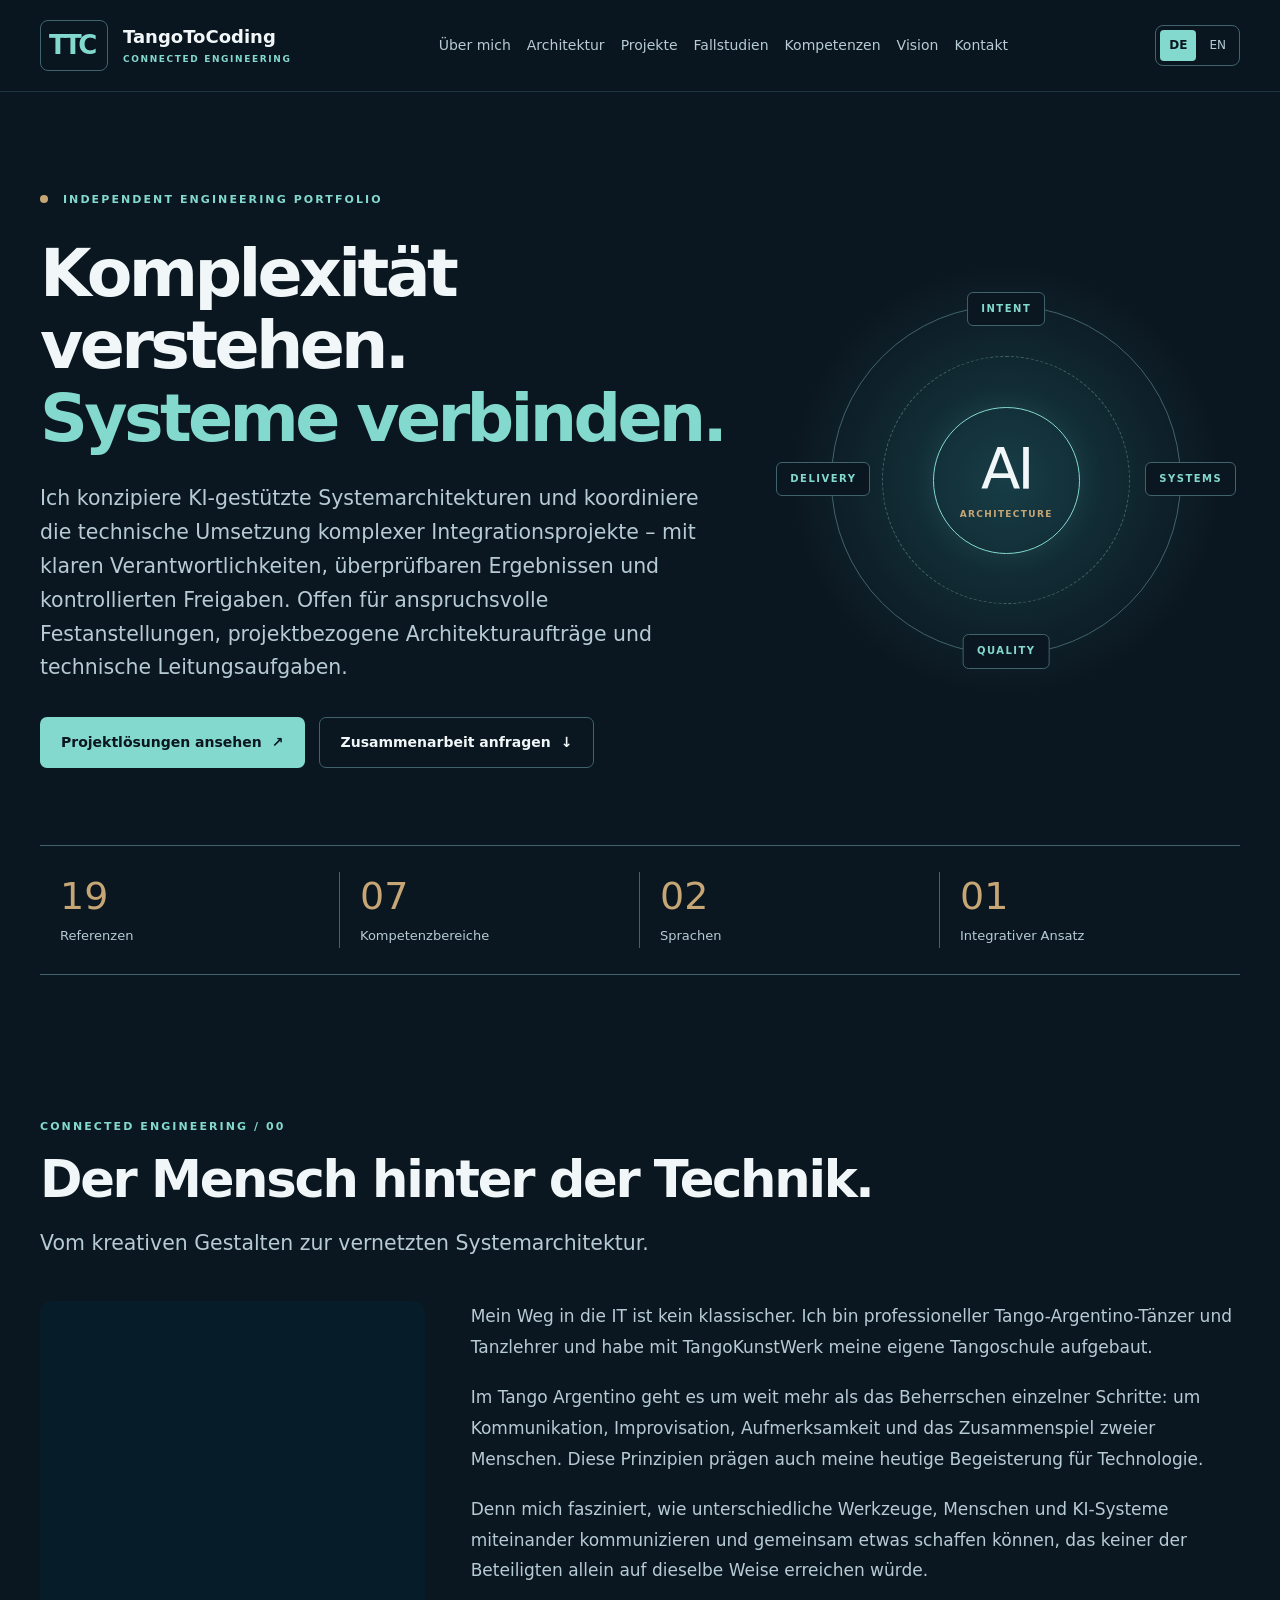
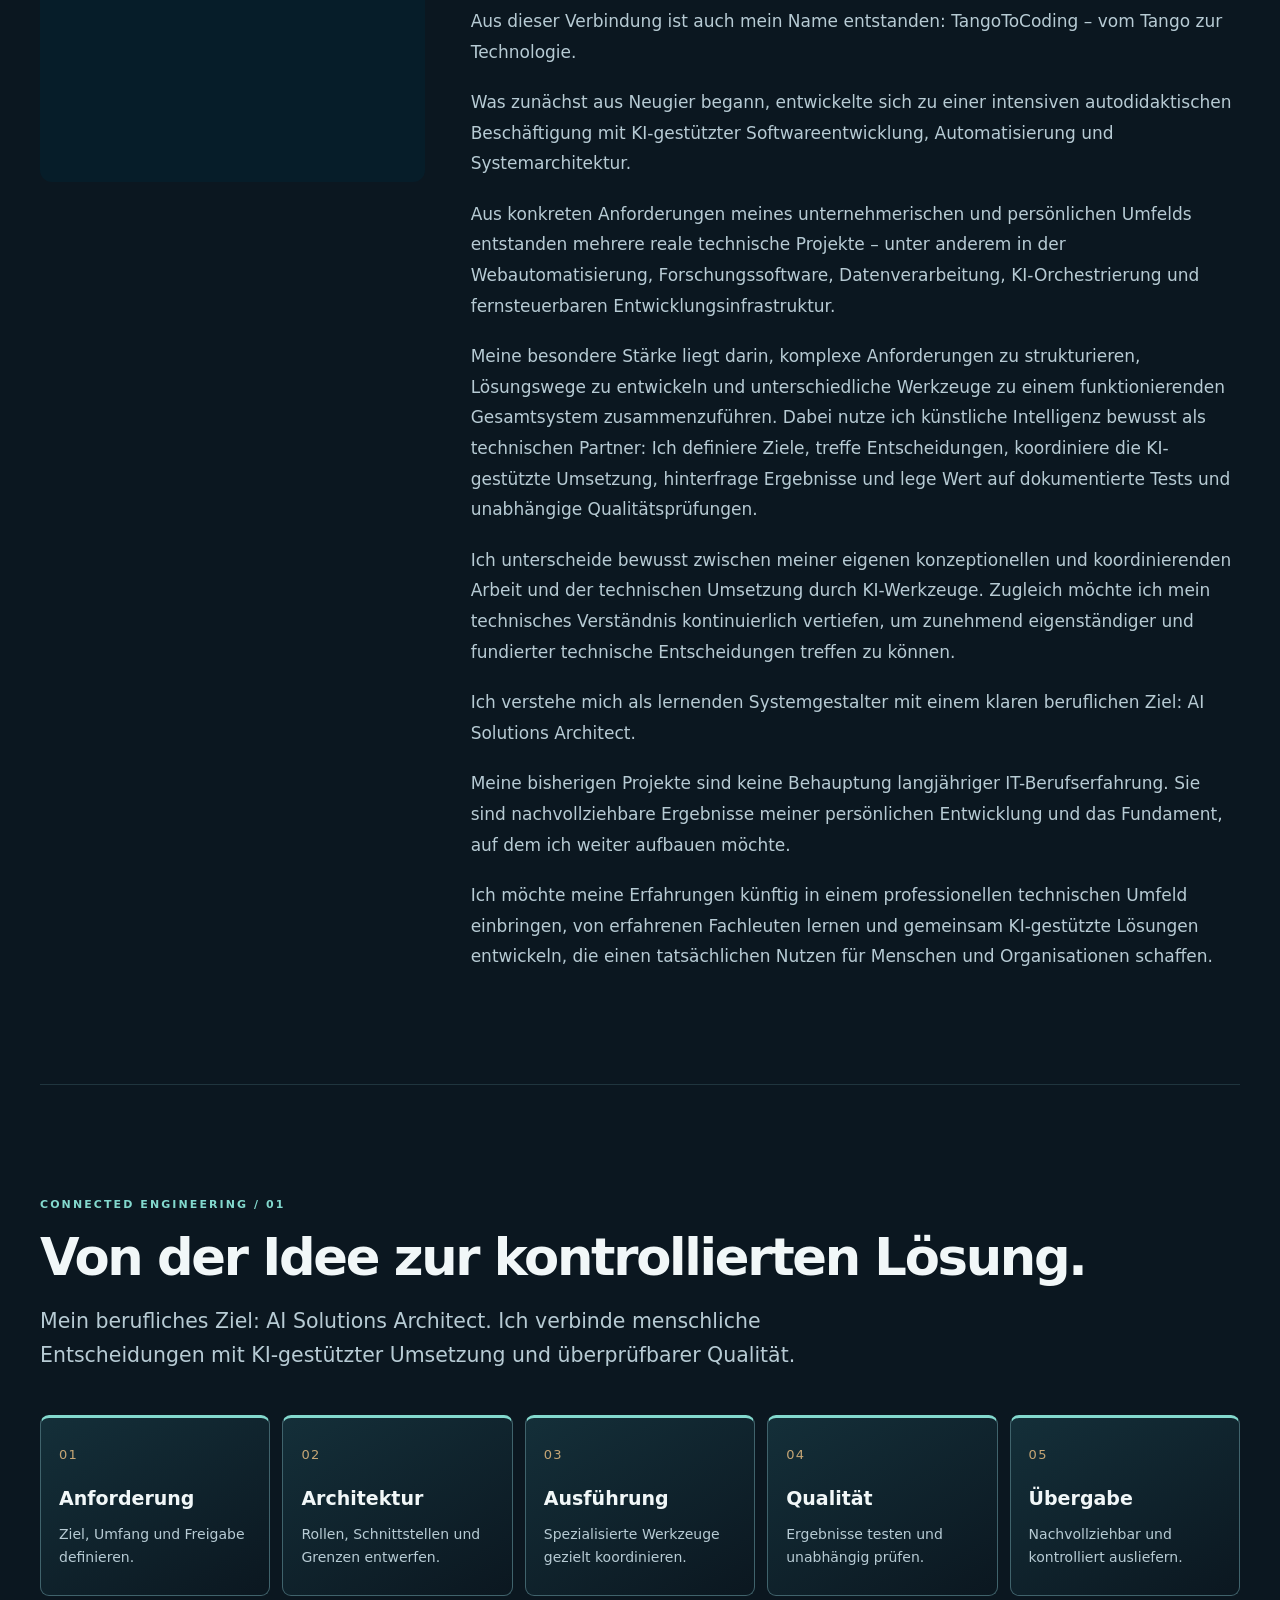
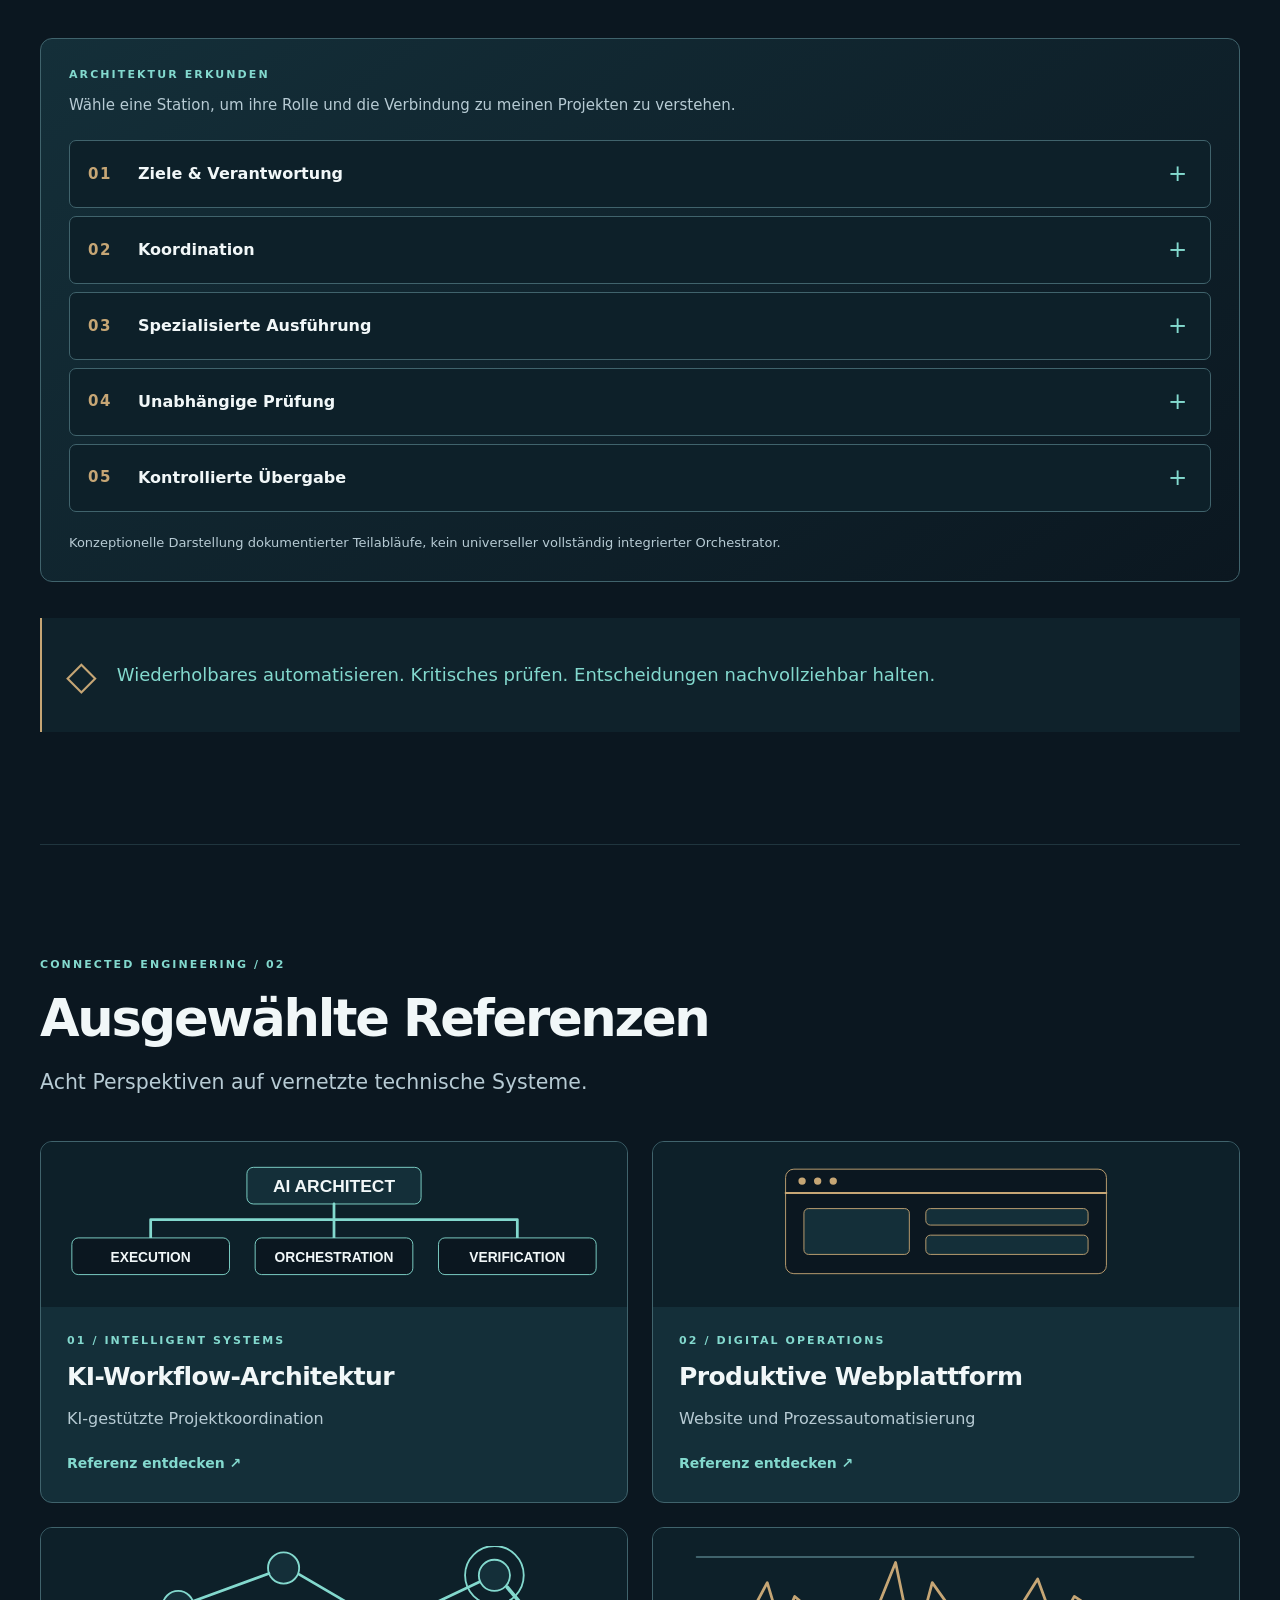
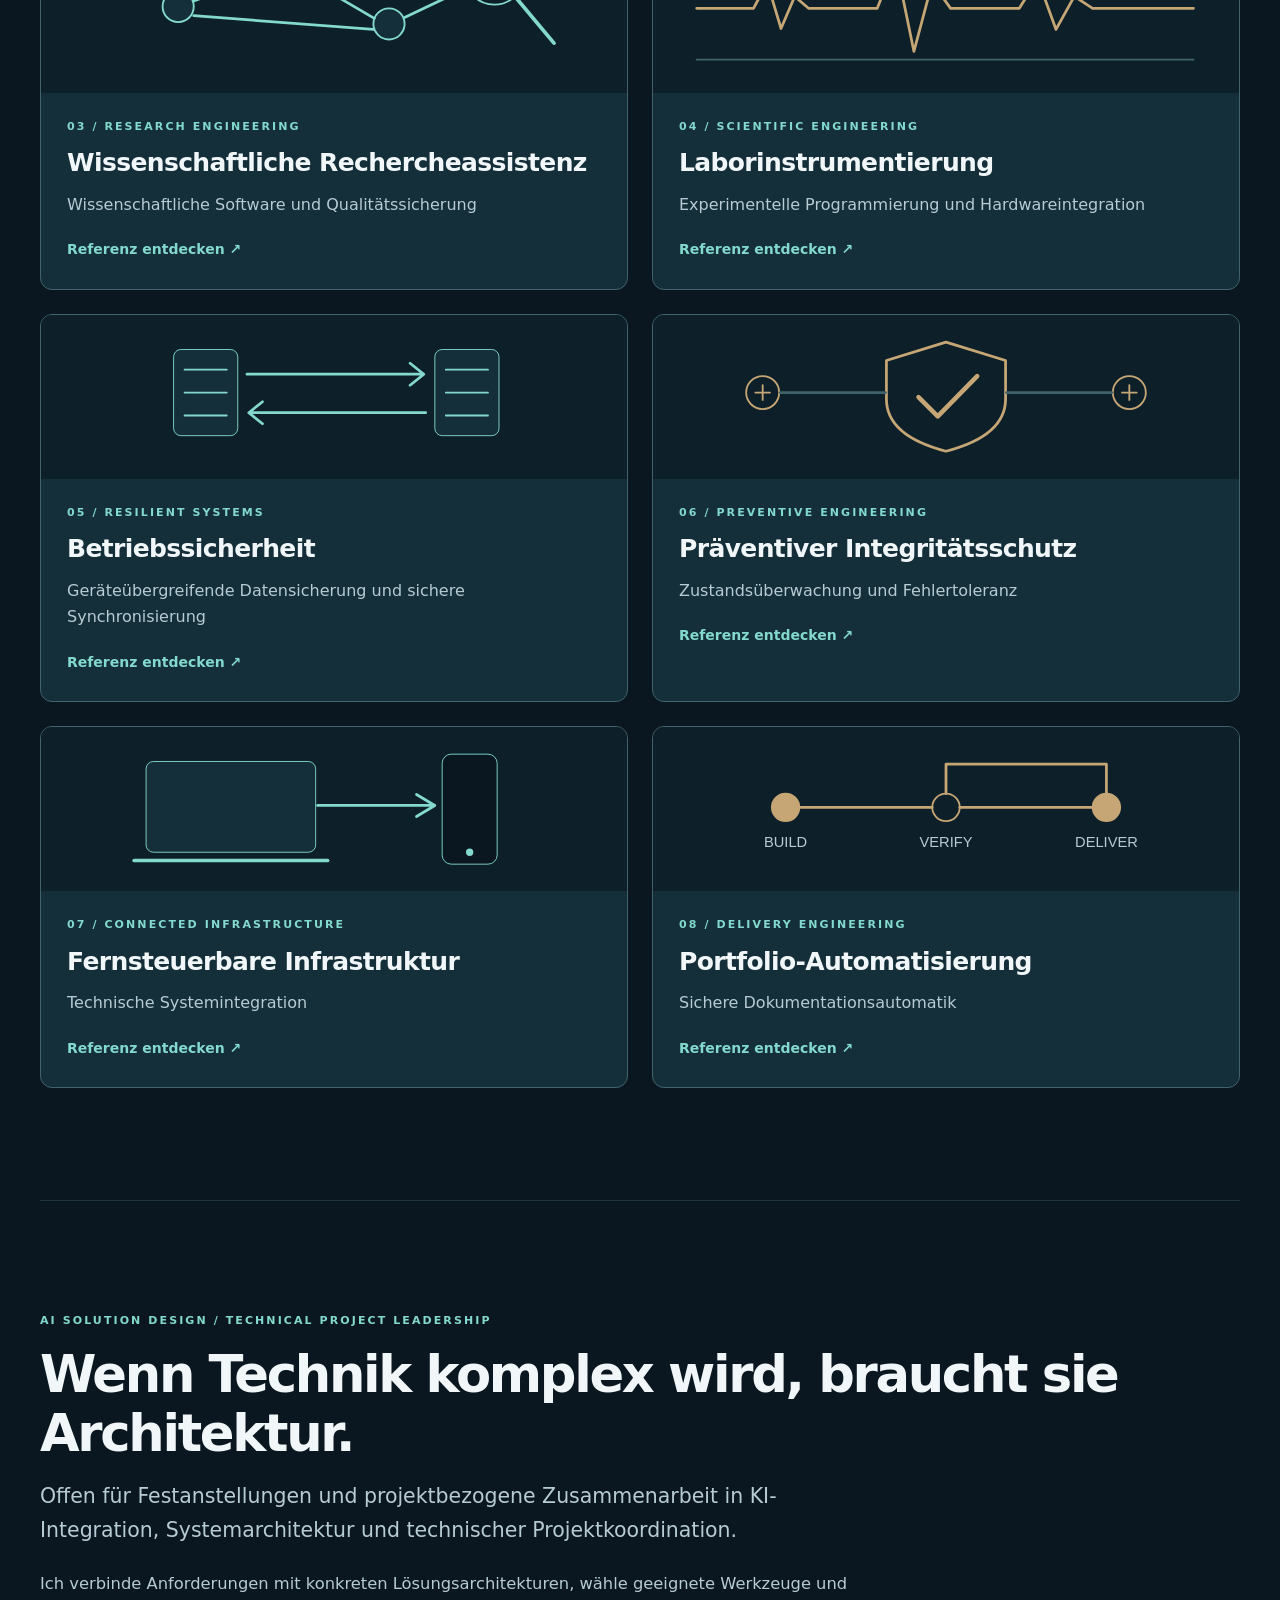
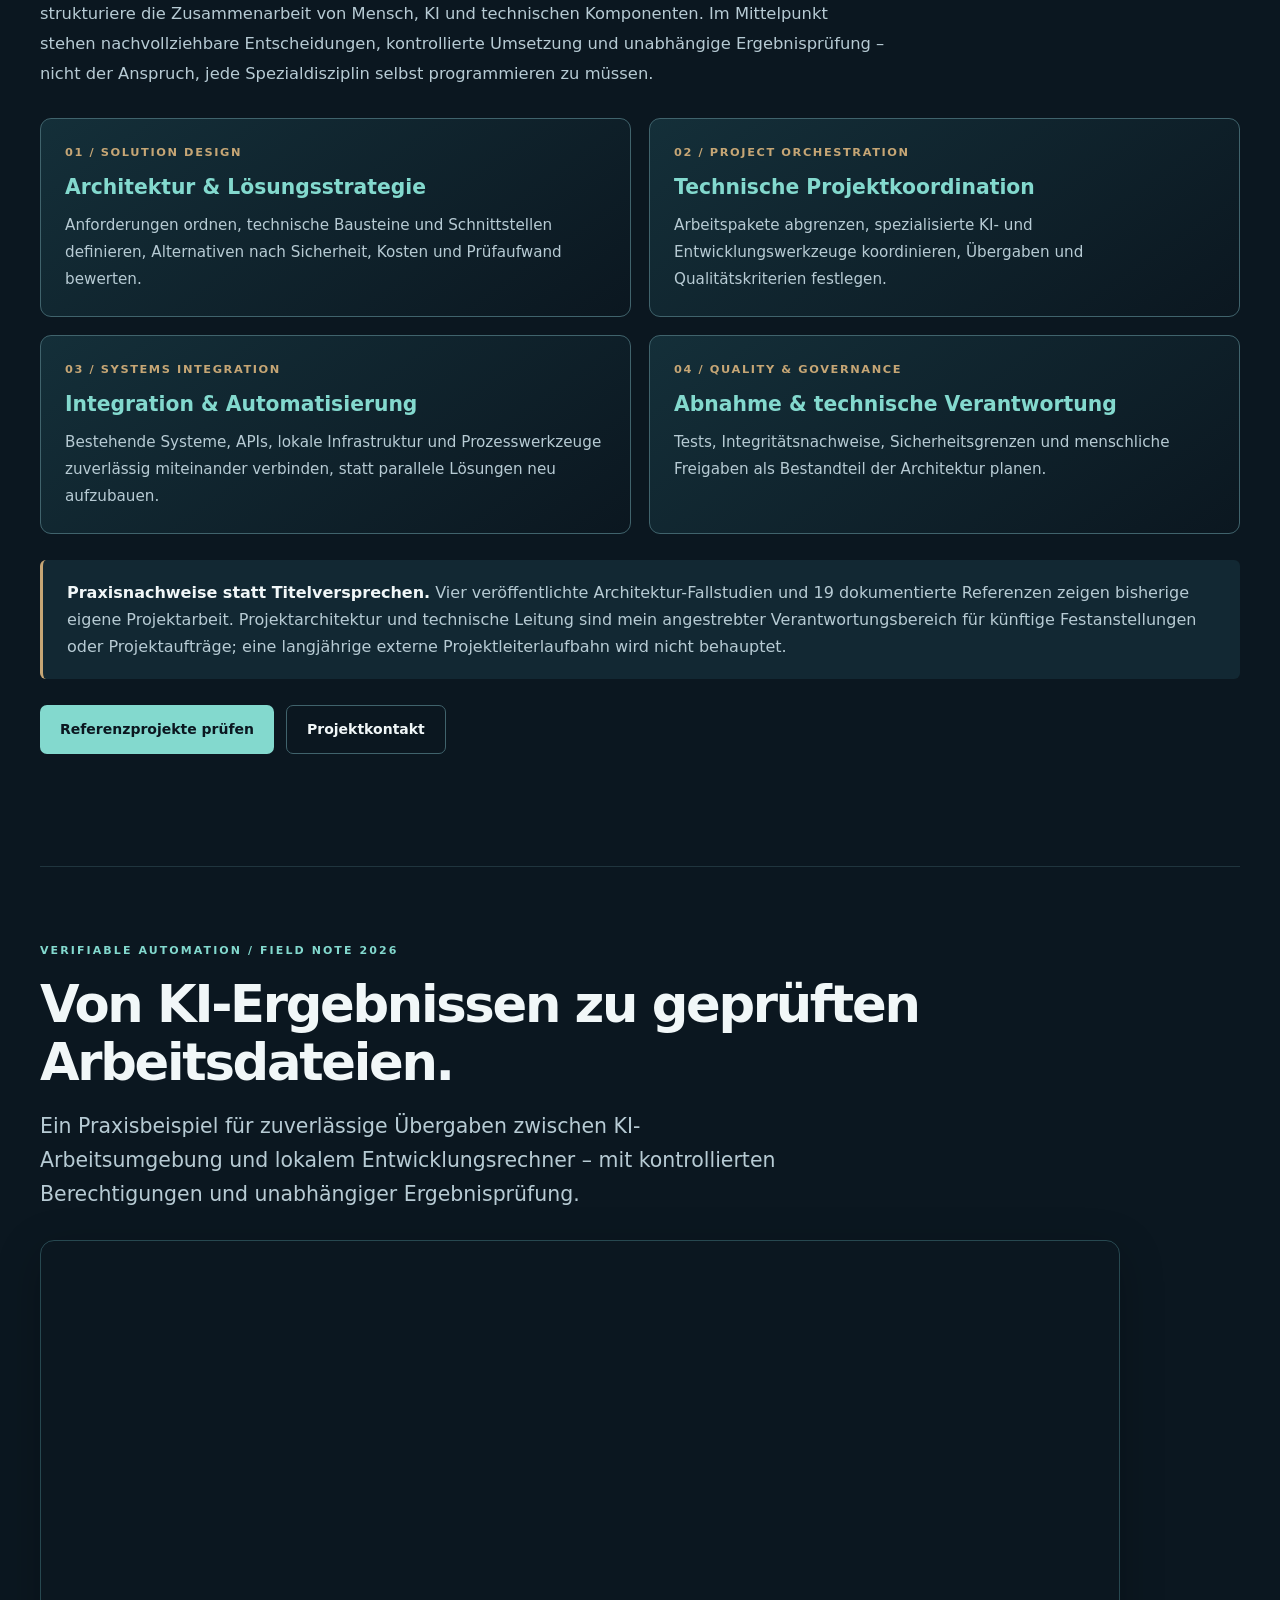
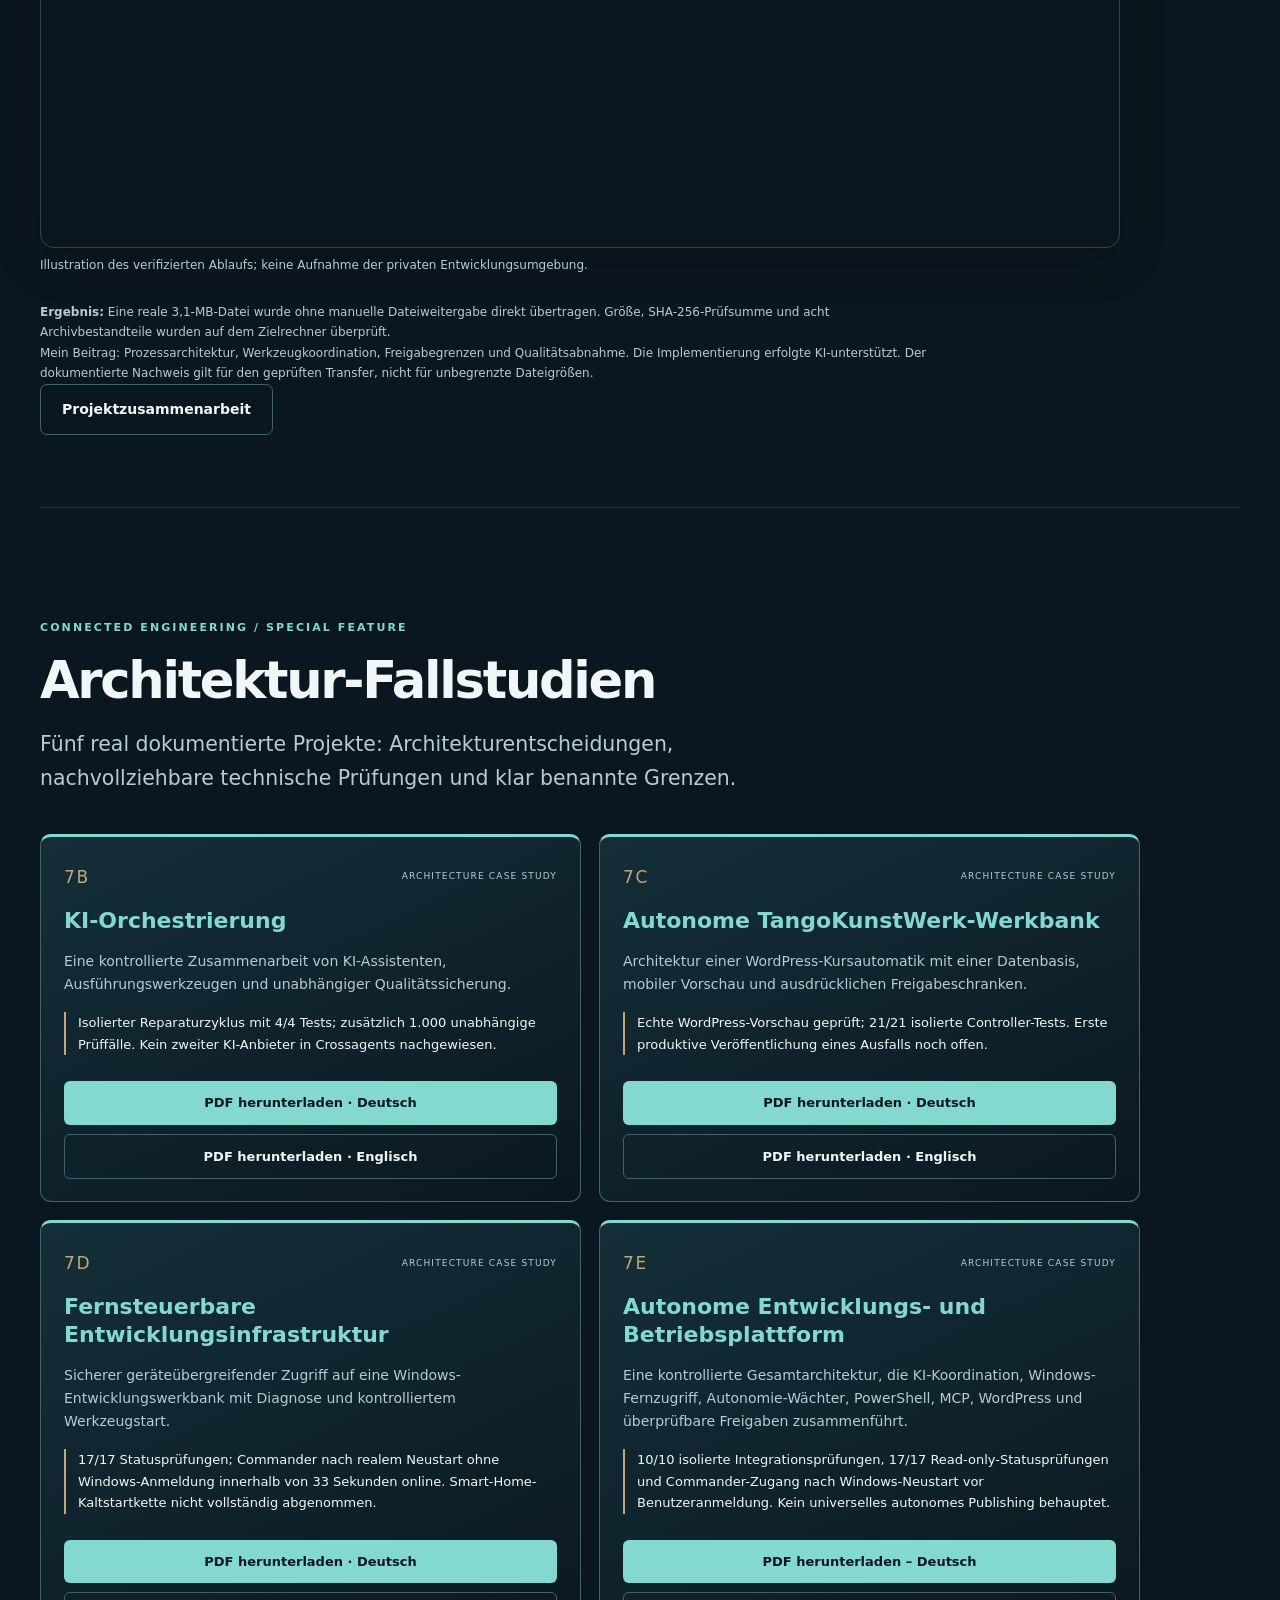
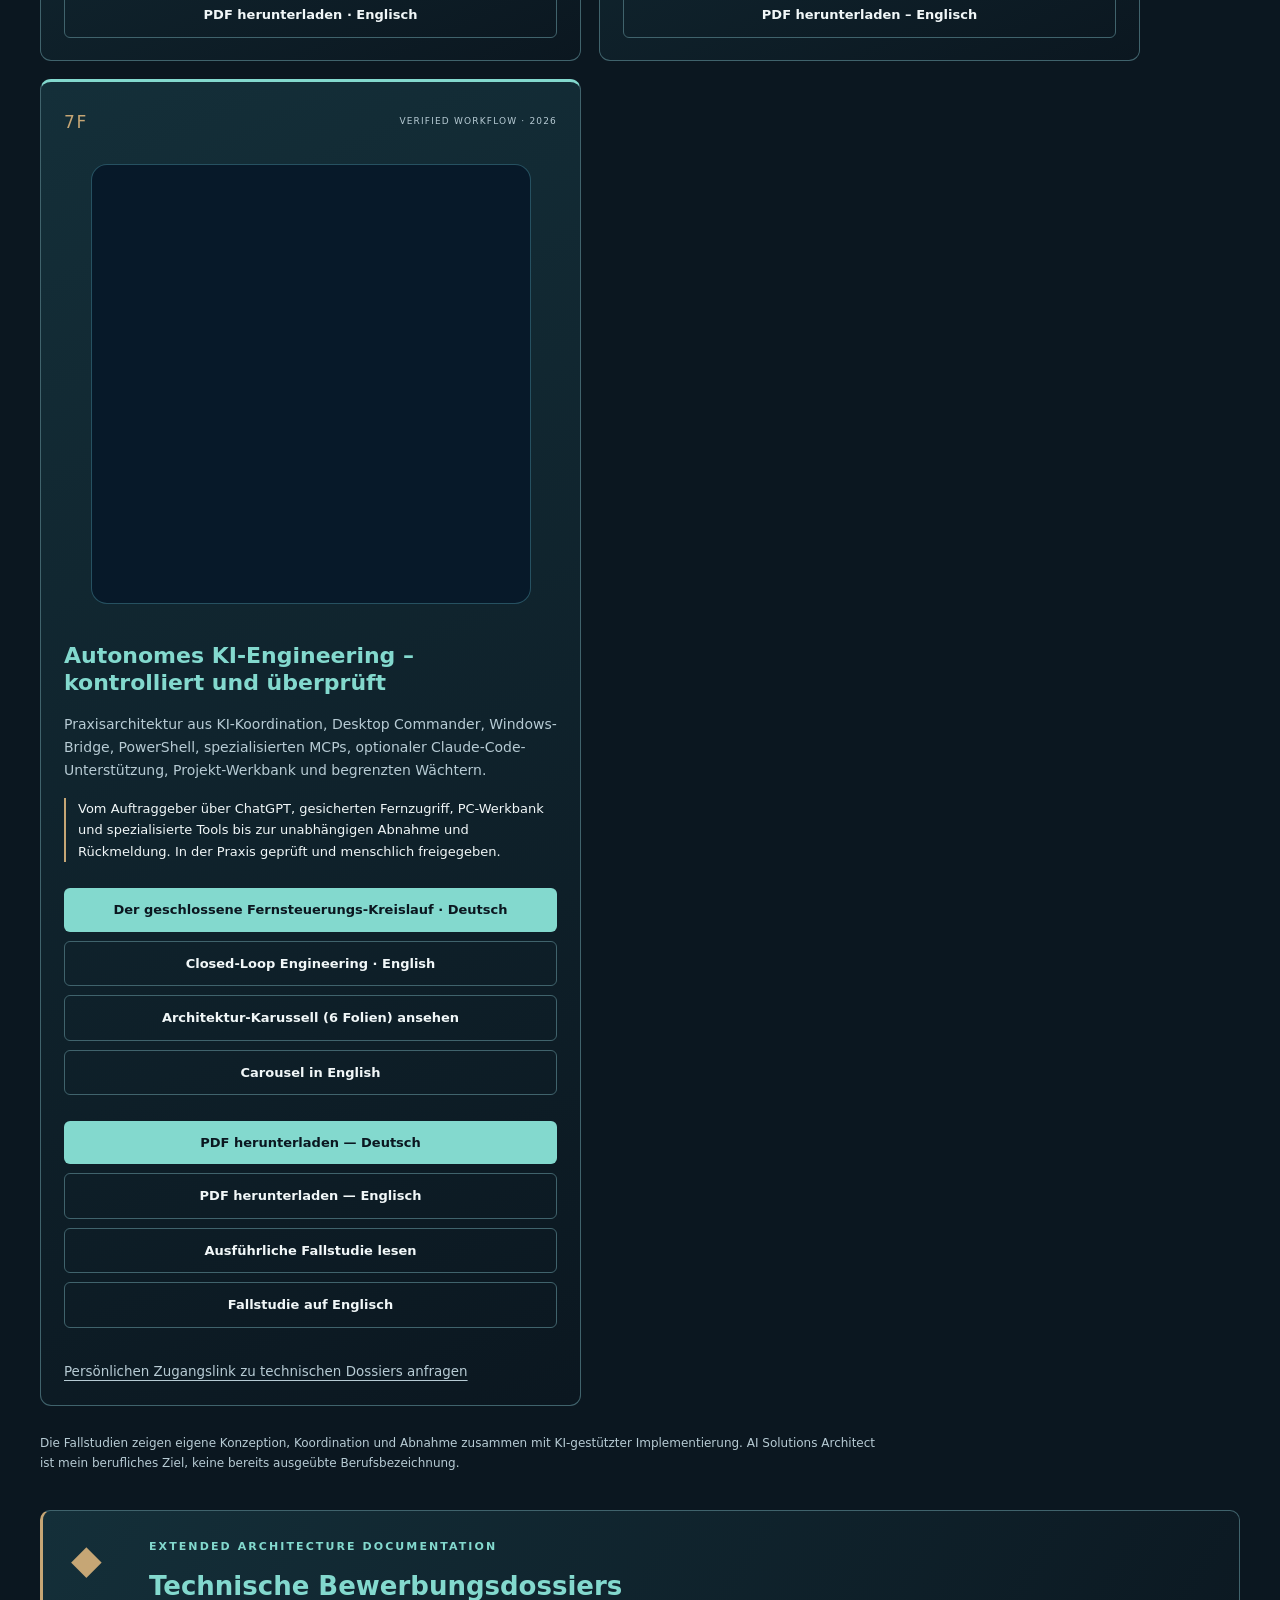
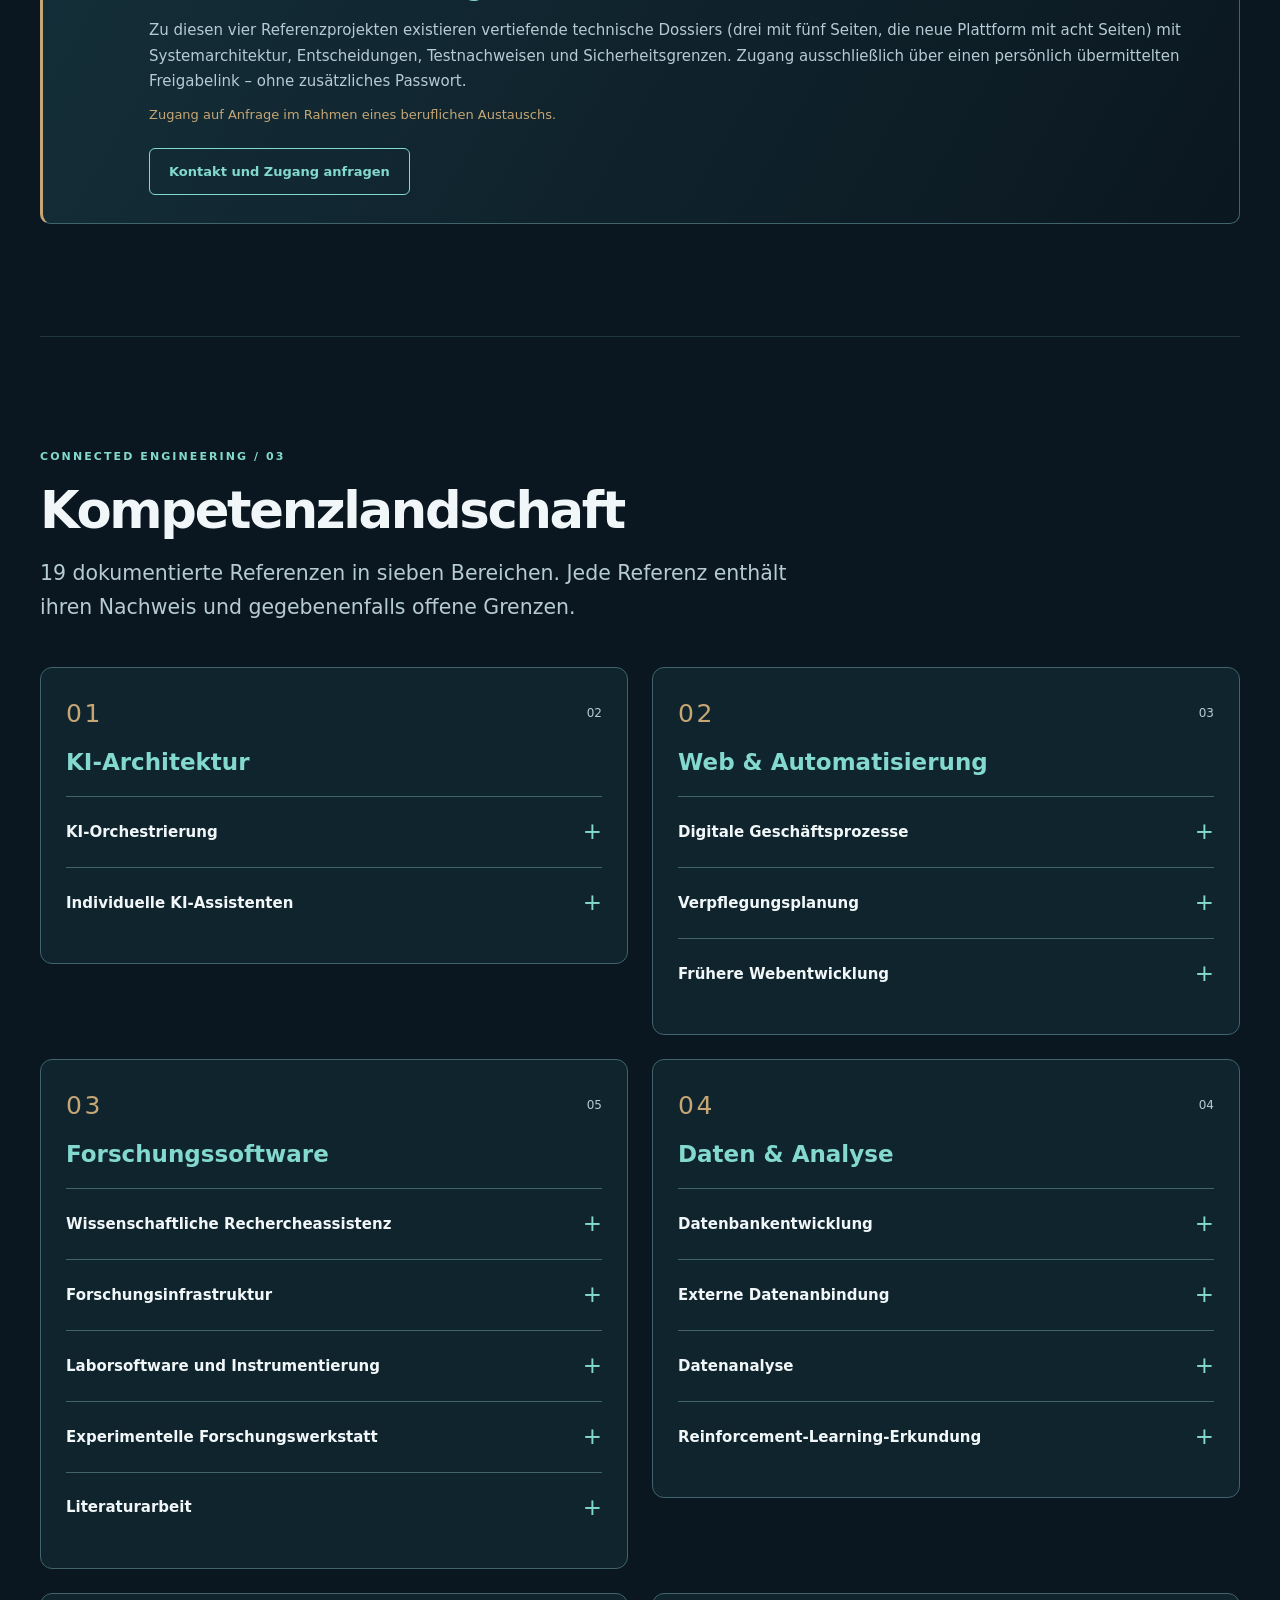
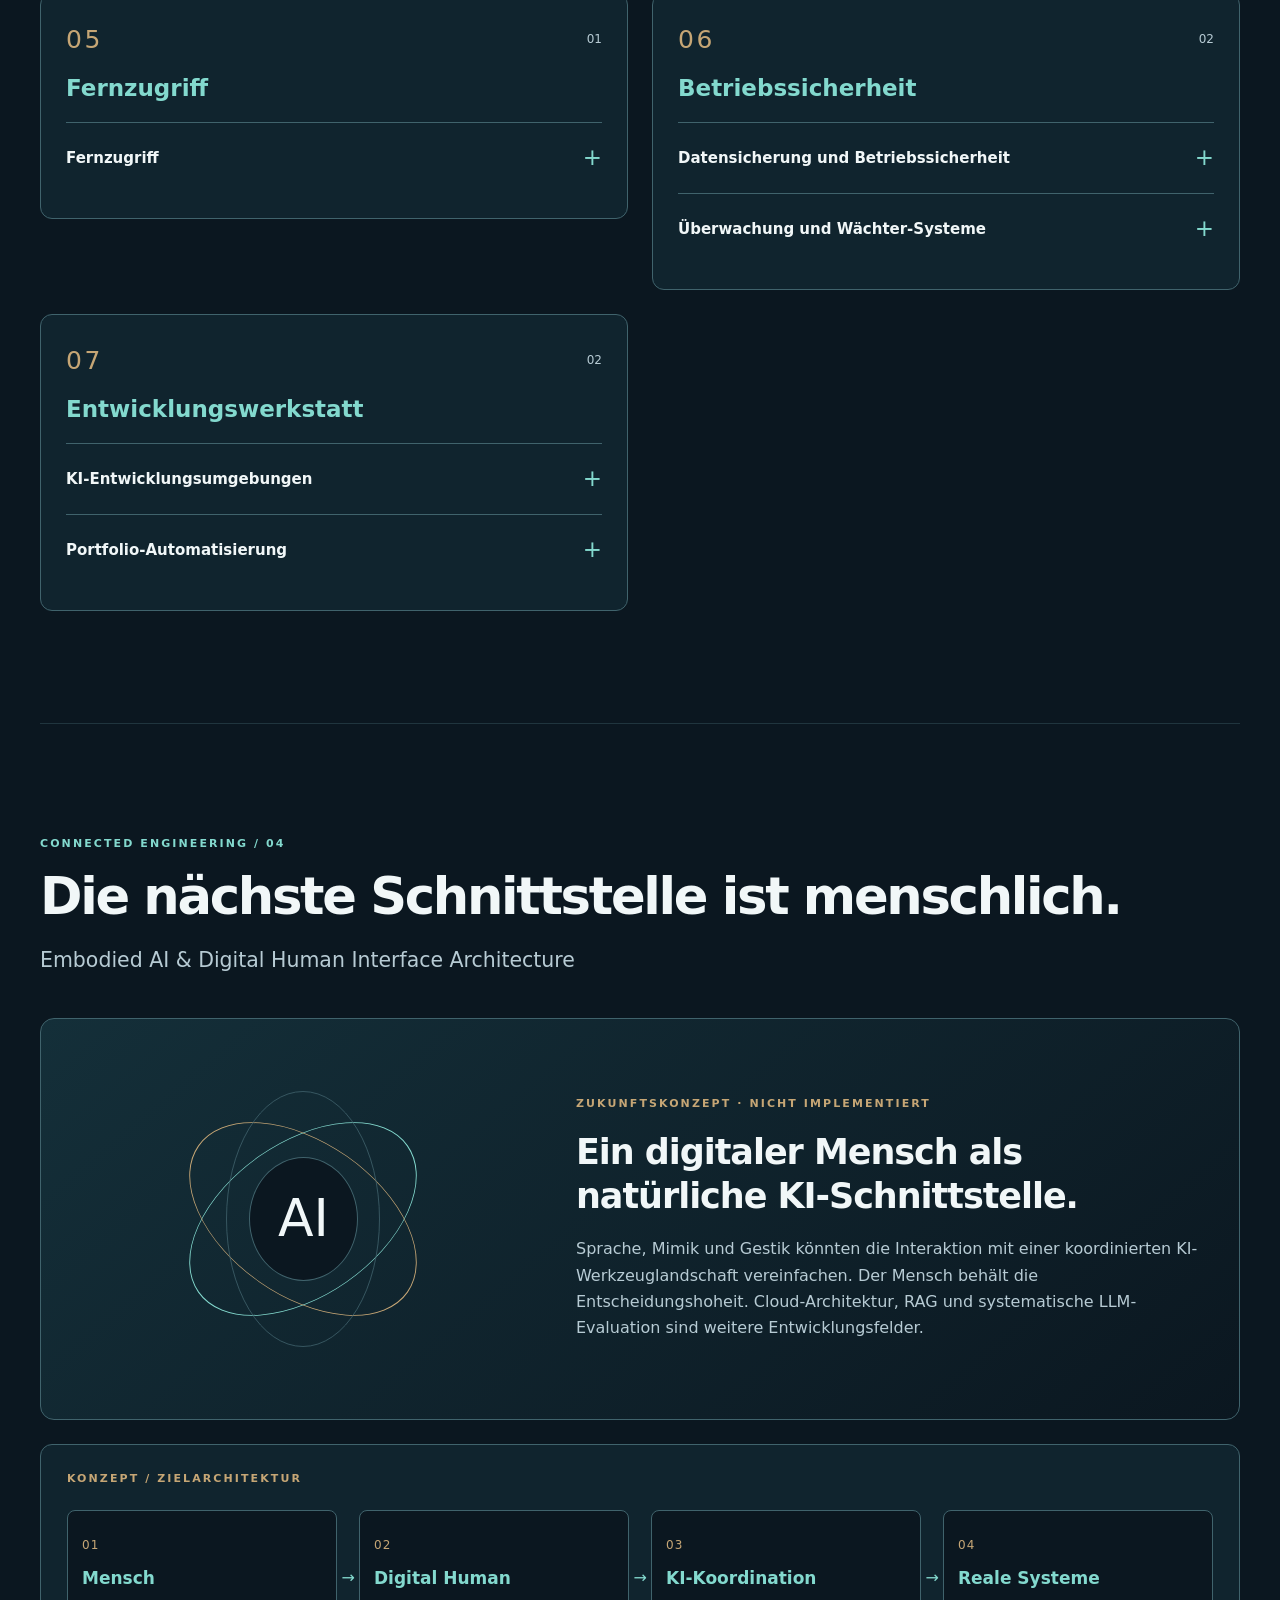
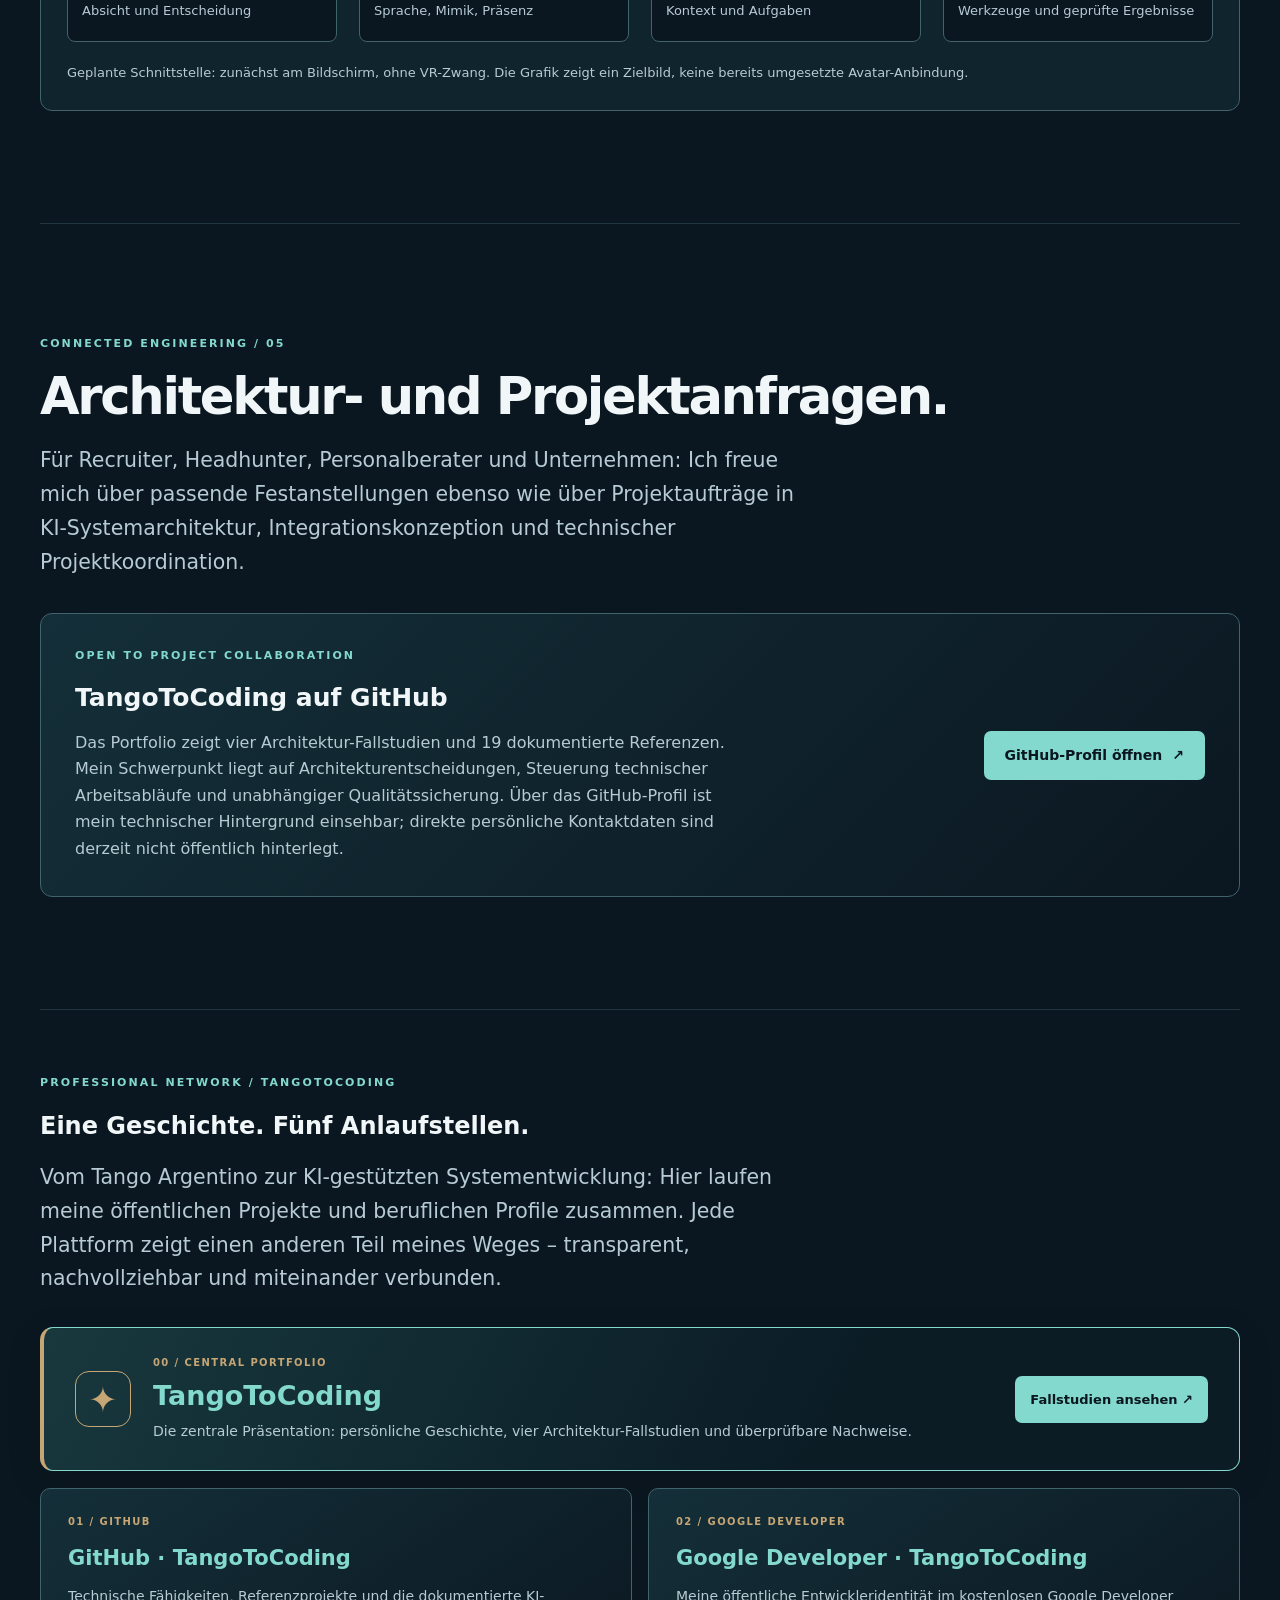
<file: index.html>
<!doctype html><html lang="de"><head><meta charset="utf-8"><meta name="viewport" content="width=device-width,initial-scale=1"><meta name="description" content="TangoToCoding — Connected Engineering. AI-assisted systems, automation, research software and reliable infrastructure."><meta name="color-scheme" content="dark"><meta http-equiv="Content-Security-Policy" content="default-src &apos;none&apos;; style-src &apos;self&apos;; script-src &apos;self&apos;; img-src &apos;self&apos; data:; base-uri &apos;none&apos;; form-action &apos;none&apos;"><title>TangoToCoding — Connected Engineering</title><link rel="stylesheet" href="style.css"><script src="site.js" defer></script></head><body><a class="skip" href="#main">Zum Inhalt / Skip to content</a><header><div class="nav"><a class="brand" href="#main"><span class="monogram">TTC</span><span>TangoToCoding<small>CONNECTED ENGINEERING</small></span></a><nav aria-label="Navigation"><a href="#about"><span lang="de">Über mich</span><span lang="en">About</span></a><a href="#architecture"><span lang="de">Architektur</span><span lang="en">Architecture</span></a><a href="#work"><span lang="de">Projekte</span><span lang="en">Projects</span></a><a href="#case-studies"><span lang="de">Fallstudien</span><span lang="en">Case studies</span></a><a href="#capabilities"><span lang="de">Kompetenzen</span><span lang="en">Capabilities</span></a><a href="#vision"><span lang="de">Vision</span><span lang="en">Vision</span></a><a href="#contact"><span lang="de">Kontakt</span><span lang="en">Contact</span></a></nav><div class="languages" aria-label="Language"><button type="button" data-language="de" aria-pressed="true">DE</button><button type="button" data-language="en" aria-pressed="false">EN</button></div></div></header><main id="main"><section class="hero"><div class="hero-copy"><div class="eyebrow"><span class="dot"></span> INDEPENDENT ENGINEERING PORTFOLIO</div><h1><span lang="de">Komplexität verstehen.</span><span lang="en">Understand complexity.</span><br><em><span lang="de">Systeme verbinden.</span><span lang="en">Connect systems.</span></em></h1><p class="intro"><span lang="de">Ich konzipiere KI-gestützte Systemarchitekturen und koordiniere die technische Umsetzung komplexer Integrationsprojekte – mit klaren Verantwortlichkeiten, überprüfbaren Ergebnissen und kontrollierten Freigaben. Offen für anspruchsvolle Festanstellungen, projektbezogene Architekturaufträge und technische Leitungsaufgaben.</span><span lang="en">I design AI-assisted systems architectures and coordinate complex integration projects – with clear accountability, verifiable outcomes and controlled approvals. Open to permanent roles, project-based architecture assignments and technical leadership opportunities.</span></p><div class="actions"><a class="primary" href="#work"><span lang="de">Projektlösungen ansehen</span><span lang="en">Explore project solutions</span> ↗</a><a class="secondary" href="#project-collaboration"><span lang="de">Zusammenarbeit anfragen</span><span lang="en">Discuss collaboration</span> ↓</a></div></div><div class="hero-visual" aria-hidden="true"><div class="ring r1"></div><div class="ring r2"></div><div class="ring r3"></div><div class="hub">AI<span>ARCHITECTURE</span></div><span class="node n1">INTENT</span><span class="node n2">SYSTEMS</span><span class="node n3">QUALITY</span><span class="node n4">DELIVERY</span></div><div class="metrics"><div><strong>19</strong><span><span lang="de">Referenzen</span><span lang="en">References</span></span></div><div><strong>07</strong><span><span lang="de">Kompetenzbereiche</span><span lang="en">Domains</span></span></div><div><strong>02</strong><span><span lang="de">Sprachen</span><span lang="en">Languages</span></span></div><div><strong>01</strong><span><span lang="de">Integrativer Ansatz</span><span lang="en">Integrated approach</span></span></div></div></section><section id="about" class="section"><div class="eyebrow">CONNECTED ENGINEERING / 00</div><h2><span lang="de">Der Mensch hinter der Technik.</span><span lang="en">Behind the architecture.</span></h2><p class="lede"><span lang="de">Vom kreativen Gestalten zur vernetzten Systemarchitektur.</span><span lang="en">From creative practice to connected systems architecture.</span></p><div class="bio-layout"><aside class="bio-emblem bio-portrait"><img src="[data-uri]" width="1000" height="1250" alt="TangoToCoding – Porträt / portrait" decoding="async"></aside><div class="bio-copy"><p><span lang="de">Mein Weg in die IT ist kein klassischer. Ich bin professioneller Tango-Argentino-Tänzer und Tanzlehrer und habe mit TangoKunstWerk meine eigene Tangoschule aufgebaut.</span><span lang="en">My path into IT is not a conventional one. I am a professional Argentine tango dancer and teacher, and I founded my own tango school, TangoKunstWerk.</span></p><p><span lang="de">Im Tango Argentino geht es um weit mehr als das Beherrschen einzelner Schritte: um Kommunikation, Improvisation, Aufmerksamkeit und das Zusammenspiel zweier Menschen. Diese Prinzipien prägen auch meine heutige Begeisterung für Technologie.</span><span lang="en">Argentine tango is about much more than mastering individual steps: communication, improvisation, attentiveness and the interplay between two people. These principles also shape my enthusiasm for technology today.</span></p><p><span lang="de">Denn mich fasziniert, wie unterschiedliche Werkzeuge, Menschen und KI-Systeme miteinander kommunizieren und gemeinsam etwas schaffen können, das keiner der Beteiligten allein auf dieselbe Weise erreichen würde.</span><span lang="en">I am fascinated by how different tools, people and AI systems can communicate and work together to create something that none of them could achieve in quite the same way alone.</span></p><p><span lang="de">Aus dieser Verbindung ist auch mein Name entstanden: TangoToCoding – vom Tango zur Technologie.</span><span lang="en">This connection also gave rise to my name: TangoToCoding – from tango to technology.</span></p><p><span lang="de">Was zunächst aus Neugier begann, entwickelte sich zu einer intensiven autodidaktischen Beschäftigung mit KI-gestützter Softwareentwicklung, Automatisierung und Systemarchitektur.</span><span lang="en">What started as curiosity grew into an intensive journey of self-directed learning in AI-assisted software development, automation and systems architecture.</span></p><p><span lang="de">Aus konkreten Anforderungen meines unternehmerischen und persönlichen Umfelds entstanden mehrere reale technische Projekte – unter anderem in der Webautomatisierung, Forschungssoftware, Datenverarbeitung, KI-Orchestrierung und fernsteuerbaren Entwicklungsinfrastruktur.</span><span lang="en">Real needs from my business and personal environment led to technical projects in web automation, research software, data processing, AI orchestration and remotely operated development infrastructure.</span></p><p><span lang="de">Meine besondere Stärke liegt darin, komplexe Anforderungen zu strukturieren, Lösungswege zu entwickeln und unterschiedliche Werkzeuge zu einem funktionierenden Gesamtsystem zusammenzuführen. Dabei nutze ich künstliche Intelligenz bewusst als technischen Partner: Ich definiere Ziele, treffe Entscheidungen, koordiniere die KI-gestützte Umsetzung, hinterfrage Ergebnisse und lege Wert auf dokumentierte Tests und unabhängige Qualitätsprüfungen.</span><span lang="en">My particular strength is structuring complex requirements, exploring approaches and bringing different tools together into a functioning whole. I deliberately use AI as a technical partner: I define objectives, make decisions, coordinate AI-assisted implementation, question results and value documented tests and independent quality checks.</span></p><p><span lang="de">Ich unterscheide bewusst zwischen meiner eigenen konzeptionellen und koordinierenden Arbeit und der technischen Umsetzung durch KI-Werkzeuge. Zugleich möchte ich mein technisches Verständnis kontinuierlich vertiefen, um zunehmend eigenständiger und fundierter technische Entscheidungen treffen zu können.</span><span lang="en">I consciously distinguish my own conceptual and coordinating work from technical implementation performed by AI tools. At the same time, I want to continually deepen my technical understanding so that I can make increasingly independent, well-founded technical decisions.</span></p><p><span lang="de">Ich verstehe mich als lernenden Systemgestalter mit einem klaren beruflichen Ziel: AI Solutions Architect.</span><span lang="en">I see myself as a system designer who continues to learn, with a clear professional goal: AI Solutions Architect.</span></p><p><span lang="de">Meine bisherigen Projekte sind keine Behauptung langjähriger IT-Berufserfahrung. Sie sind nachvollziehbare Ergebnisse meiner persönlichen Entwicklung und das Fundament, auf dem ich weiter aufbauen möchte.</span><span lang="en">My previous projects are not a claim of many years of professional IT experience. They are verifiable results of my personal development and the foundation on which I want to build.</span></p><p><span lang="de">Ich möchte meine Erfahrungen künftig in einem professionellen technischen Umfeld einbringen, von erfahrenen Fachleuten lernen und gemeinsam KI-gestützte Lösungen entwickeln, die einen tatsächlichen Nutzen für Menschen und Organisationen schaffen.</span><span lang="en">I want to contribute my experience in a professional technical environment, learn from experienced colleagues and jointly develop AI-assisted solutions that deliver real value to people and organizations.</span></p></div></div></section><section id="architecture" class="section"><div class="eyebrow">CONNECTED ENGINEERING / 01</div><h2><span lang="de">Von der Idee zur kontrollierten Lösung.</span><span lang="en">From intent to controlled solutions.</span></h2><p class="lede"><span lang="de">Mein berufliches Ziel: AI Solutions Architect. Ich verbinde menschliche Entscheidungen mit KI-gestützter Umsetzung und überprüfbarer Qualität.</span><span lang="en">My professional goal: AI Solutions Architect. I connect human decisions with AI-assisted implementation and verifiable quality.</span></p><div class="steps"><article class="step"><span>01</span><h3><span lang="de">Anforderung</span><span lang="en">Intent</span></h3><p><span lang="de">Ziel, Umfang und Freigabe definieren.</span><span lang="en">Define objectives, scope and approval.</span></p></article><article class="step"><span>02</span><h3><span lang="de">Architektur</span><span lang="en">Architecture</span></h3><p><span lang="de">Rollen, Schnittstellen und Grenzen entwerfen.</span><span lang="en">Design roles, interfaces and boundaries.</span></p></article><article class="step"><span>03</span><h3><span lang="de">Ausführung</span><span lang="en">Execution</span></h3><p><span lang="de">Spezialisierte Werkzeuge gezielt koordinieren.</span><span lang="en">Coordinate specialized tools for bounded tasks.</span></p></article><article class="step"><span>04</span><h3><span lang="de">Qualität</span><span lang="en">Verification</span></h3><p><span lang="de">Ergebnisse testen und unabhängig prüfen.</span><span lang="en">Test and independently inspect outcomes.</span></p></article><article class="step"><span>05</span><h3><span lang="de">Übergabe</span><span lang="en">Delivery</span></h3><p><span lang="de">Nachvollziehbar und kontrolliert ausliefern.</span><span lang="en">Deliver with traceability and control.</span></p></article></div><div class="interactive-architecture"><div class="eyebrow"><span lang="de">ARCHITEKTUR ERKUNDEN</span><span lang="en">EXPLORE THE ARCHITECTURE</span></div><p class="flow-hint"><span lang="de">Wähle eine Station, um ihre Rolle und die Verbindung zu meinen Projekten zu verstehen.</span><span lang="en">Select a stage to explore its role and connection to my projects.</span></p><div class="flow-grid"><details class="flow-stage"><summary><span class="number">01</span><span><span lang="de">Ziele &amp; Verantwortung</span><span lang="en">Intent &amp; accountability</span></span><span aria-hidden="true" class="plus">+</span></summary><div class="flow-detail"><p><span lang="de">Der Mensch bestimmt Ziel, Umfang, Kostenrahmen und Freigaben. Technische Möglichkeiten ersetzen keine menschliche Entscheidung.</span><span lang="en">The human defines objectives, scope, cost boundaries and approvals. Technical capability does not replace human judgment.</span></p></div></details><details class="flow-stage"><summary><span class="number">02</span><span><span lang="de">Koordination</span><span lang="en">Coordination</span></span><span aria-hidden="true" class="plus">+</span></summary><div class="flow-detail"><p><span lang="de">Eine koordinierende KI strukturiert Anforderungen, wählt geeignete Werkzeuge und bewertet technische Ergebnisse. Zuständigkeiten bleiben klar getrennt.</span><span lang="en">A coordinating AI structures requirements, selects suitable tools and evaluates technical outcomes. Responsibilities remain distinct.</span></p><a class="feature-link" href="#ref-agent-system"><span lang="de">Passende Referenz</span><span lang="en">Related reference</span> ↗</a></div></details><details class="flow-stage"><summary><span class="number">03</span><span><span lang="de">Spezialisierte Ausführung</span><span lang="en">Specialized execution</span></span><span aria-hidden="true" class="plus">+</span></summary><div class="flow-detail"><p><span lang="de">Begrenzte Aufgaben werden an geeignete Werkzeuge delegiert. Schnittstellen, Projektgrenzen und kontrollierte Zugriffe sind Teil des Entwurfs.</span><span lang="en">Bounded tasks are delegated to suitable tools. Interfaces, project boundaries and controlled access are part of the design.</span></p><a class="feature-link" href="#ref-tangokunstwerk"><span lang="de">Passende Referenz</span><span lang="en">Related reference</span> ↗</a></div></details><details class="flow-stage"><summary><span class="number">04</span><span><span lang="de">Unabhängige Prüfung</span><span lang="en">Independent verification</span></span><span aria-hidden="true" class="plus">+</span></summary><div class="flow-detail"><p><span lang="de">Tests, Vergleiche und lesende Diagnosen prüfen das tatsächliche Ergebnis. Fehler führen zu nachvollziehbaren Korrekturen statt ungeprüften Erfolgsbehauptungen.</span><span lang="en">Tests, comparisons and read-only diagnostics verify actual outcomes. Failures trigger traceable corrections rather than unverified success claims.</span></p><a class="feature-link" href="#ref-monitoring-watchdog"><span lang="de">Passende Referenz</span><span lang="en">Related reference</span> ↗</a></div></details><details class="flow-stage"><summary><span class="number">05</span><span><span lang="de">Kontrollierte Übergabe</span><span lang="en">Controlled delivery</span></span><span aria-hidden="true" class="plus">+</span></summary><div class="flow-detail"><p><span lang="de">Versionierung, Freigaben und dokumentierte Übergaben schützen akzeptierte Stände. Öffentliche Änderungen erfordern eine konkrete Freigabe.</span><span lang="en">Versioning, approvals and documented handovers protect accepted states. Public changes require specific approval.</span></p><a class="feature-link" href="#ref-portfolio"><span lang="de">Passende Referenz</span><span lang="en">Related reference</span> ↗</a></div></details></div><p class="flow-note"><span lang="de">Konzeptionelle Darstellung dokumentierter Teilabläufe, kein universeller vollständig integrierter Orchestrator.</span><span lang="en">Conceptual illustration of documented component workflows, not a universal fully integrated orchestrator.</span></p></div><div class="principle"><span class="diamond">◇</span><p><span lang="de">Wiederholbares automatisieren. Kritisches prüfen. Entscheidungen nachvollziehbar halten.</span><span lang="en">Automate the repeatable. Verify the critical. Keep decisions accountable.</span></p></div></section><section id="work" class="section"><div class="eyebrow">CONNECTED ENGINEERING / 02</div><h2><span lang="de">Ausgewählte Referenzen</span><span lang="en">Selected references</span></h2><p class="lede"><span lang="de">Acht Perspektiven auf vernetzte technische Systeme.</span><span lang="en">Eight perspectives on connected technical systems.</span></p><div class="features"><article class="feature"><div class="feature-art"><svg xmlns="http://www.w3.org/2000/svg" width="600" height="140" viewBox="0 0 600 140">
<rect x="205" y="8" width="190" height="40" rx="7" fill="#142f39" stroke="#83d9ce"/><text x="300" y="35" font-family="Arial, sans-serif" font-size="19" fill="#f1f7f8" font-weight="700" text-anchor="middle">AI ARCHITECT</text><path d="M300 48 V65 M100 65 H500 M100 65 V85 M300 65 V85 M500 65 V85" stroke="#83d9ce" stroke-width="3" stroke-linecap="round" stroke-linejoin="round" fill="none"/><rect x="14" y="85" width="172" height="40" rx="7" fill="#0b1720" stroke="#83d9ce"/><text x="100" y="111" font-family="Arial, sans-serif" font-size="15" fill="#f1f7f8" font-weight="700" text-anchor="middle">EXECUTION</text><rect x="214" y="85" width="172" height="40" rx="7" fill="#0b1720" stroke="#83d9ce"/><text x="300" y="111" font-family="Arial, sans-serif" font-size="15" fill="#f1f7f8" font-weight="700" text-anchor="middle">ORCHESTRATION</text><rect x="414" y="85" width="172" height="40" rx="7" fill="#0b1720" stroke="#83d9ce"/><text x="500" y="111" font-family="Arial, sans-serif" font-size="15" fill="#f1f7f8" font-weight="700" text-anchor="middle">VERIFICATION</text>
</svg>
</div><div class="feature-content"><div class="eyebrow">01 / INTELLIGENT SYSTEMS</div><h3><span lang="de">KI-Workflow-Architektur</span><span lang="en">Agentic AI architecture</span></h3><p><span lang="de">KI-gestützte Projektkoordination</span><span lang="en">AI-assisted project coordination</span></p><a class="feature-link" href="#ref-agent-system"><span lang="de">Referenz entdecken</span><span lang="en">Explore reference</span> <span aria-hidden="true">↗</span></a></div></article><article class="feature"><div class="feature-art"><svg xmlns="http://www.w3.org/2000/svg" width="600" height="140" viewBox="0 0 600 140">
<rect x="125" y="10" width="350" height="114" rx="9" fill="#0b1720" stroke="#c6a675"/><path d="M125 36 H475" stroke="#c6a675" stroke-width="2" stroke-linecap="round" stroke-linejoin="round" fill="none"/><circle cx="143" cy="23" r="3" fill="#c6a675" stroke="#c6a675" stroke-width="2"/><circle cx="160" cy="23" r="3" fill="#c6a675" stroke="#c6a675" stroke-width="2"/><circle cx="177" cy="23" r="3" fill="#c6a675" stroke="#c6a675" stroke-width="2"/><rect x="145" y="53" width="115" height="50" rx="5" fill="#142f39" stroke="#c6a675"/><rect x="278" y="53" width="177" height="18" rx="5" fill="#142f39" stroke="#c6a675"/><rect x="278" y="82" width="177" height="21" rx="5" fill="#142f39" stroke="#c6a675"/>
</svg>
</div><div class="feature-content"><div class="eyebrow">02 / DIGITAL OPERATIONS</div><h3><span lang="de">Produktive Webplattform</span><span lang="en">Live web platform</span></h3><p><span lang="de">Website und Prozessautomatisierung</span><span lang="en">Website and process automation</span></p><a class="feature-link" href="#ref-tangokunstwerk"><span lang="de">Referenz entdecken</span><span lang="en">Explore reference</span> <span aria-hidden="true">↗</span></a></div></article><article class="feature"><div class="feature-art"><svg xmlns="http://www.w3.org/2000/svg" width="600" height="140" viewBox="0 0 600 140">
<circle cx="130" cy="66" r="17" fill="#142f39" stroke="#83d9ce" stroke-width="2"/><circle cx="245" cy="24" r="17" fill="#142f39" stroke="#83d9ce" stroke-width="2"/><circle cx="360" cy="85" r="17" fill="#142f39" stroke="#83d9ce" stroke-width="2"/><circle cx="475" cy="32" r="17" fill="#142f39" stroke="#83d9ce" stroke-width="2"/><path d="M147 60 L229 30 M262 31 L344 79 M377 78 L459 39 M147 76 L343 91" stroke="#83d9ce" stroke-width="3" stroke-linecap="round" stroke-linejoin="round" fill="none"/><path d="M489 45 L540 106" stroke="#83d9ce" stroke-width="4" stroke-linecap="round" stroke-linejoin="round" fill="none"/><circle cx="475" cy="32" r="32" fill="none" stroke="#83d9ce" stroke-width="2"/>
</svg>
</div><div class="feature-content"><div class="eyebrow">03 / RESEARCH ENGINEERING</div><h3><span lang="de">Wissenschaftliche Rechercheassistenz</span><span lang="en">Research software</span></h3><p><span lang="de">Wissenschaftliche Software und Qualitätssicherung</span><span lang="en">Research software and quality assurance</span></p><a class="feature-link" href="#ref-research-assistant"><span lang="de">Referenz entdecken</span><span lang="en">Explore reference</span> <span aria-hidden="true">↗</span></a></div></article><article class="feature"><div class="feature-art"><svg xmlns="http://www.w3.org/2000/svg" width="600" height="140" viewBox="0 0 600 140">
<path d="M28 68 H90 L105 40 L120 90 L135 55 L150 68 H225 L245 18 L265 115 L285 40 L305 68 H380 L400 36 L420 91 L440 55 L460 68 H570" stroke="#c6a675" stroke-width="3" stroke-linecap="round" stroke-linejoin="round" fill="none"/><path d="M28 12 H570 M28 124 H570" stroke="#40636c" stroke-width="2" stroke-linecap="round" stroke-linejoin="round" fill="none"/>
</svg>
</div><div class="feature-content"><div class="eyebrow">04 / SCIENTIFIC ENGINEERING</div><h3><span lang="de">Laborinstrumentierung</span><span lang="en">Laboratory instrumentation</span></h3><p><span lang="de">Experimentelle Programmierung und Hardwareintegration</span><span lang="en">Experimental programming and hardware integration</span></p><a class="feature-link" href="#ref-experimental-software"><span lang="de">Referenz entdecken</span><span lang="en">Explore reference</span> <span aria-hidden="true">↗</span></a></div></article><article class="feature"><div class="feature-art"><svg xmlns="http://www.w3.org/2000/svg" width="600" height="140" viewBox="0 0 600 140">
<rect x="125" y="18" width="70" height="94" rx="8" fill="#142f39" stroke="#83d9ce"/><path d="M137 40 H183" stroke="#83d9ce" stroke-width="2" stroke-linecap="round" stroke-linejoin="round" fill="none"/><path d="M137 65 H183" stroke="#83d9ce" stroke-width="2" stroke-linecap="round" stroke-linejoin="round" fill="none"/><path d="M137 90 H183" stroke="#83d9ce" stroke-width="2" stroke-linecap="round" stroke-linejoin="round" fill="none"/><rect x="410" y="18" width="70" height="94" rx="8" fill="#142f39" stroke="#83d9ce"/><path d="M422 40 H468" stroke="#83d9ce" stroke-width="2" stroke-linecap="round" stroke-linejoin="round" fill="none"/><path d="M422 65 H468" stroke="#83d9ce" stroke-width="2" stroke-linecap="round" stroke-linejoin="round" fill="none"/><path d="M422 90 H468" stroke="#83d9ce" stroke-width="2" stroke-linecap="round" stroke-linejoin="round" fill="none"/><path d="M205 45 H398 L383 33 M398 45 L383 57 M400 87 H207 L222 75 M207 87 L222 99" stroke="#83d9ce" stroke-width="3" stroke-linecap="round" stroke-linejoin="round" fill="none"/>
</svg>
</div><div class="feature-content"><div class="eyebrow">05 / RESILIENT SYSTEMS</div><h3><span lang="de">Betriebssicherheit</span><span lang="en">Operational resilience</span></h3><p><span lang="de">Geräteübergreifende Datensicherung und sichere Synchronisierung</span><span lang="en">Multi-device backup and safe synchronization</span></p><a class="feature-link" href="#ref-backup-workflow"><span lang="de">Referenz entdecken</span><span lang="en">Explore reference</span> <span aria-hidden="true">↗</span></a></div></article><article class="feature"><div class="feature-art"><svg xmlns="http://www.w3.org/2000/svg" width="600" height="140" viewBox="0 0 600 140">
<path d="M300 10 L365 30 V72 Q365 112 300 129 Q235 112 235 72 V30 Z" stroke="#c6a675" stroke-width="3" stroke-linecap="round" stroke-linejoin="round" fill="none"/><path d="M270 70 L291 91 L334 47" stroke="#c6a675" stroke-width="5" stroke-linecap="round" stroke-linejoin="round" fill="none"/><circle cx="100" cy="65" r="18" fill="none" stroke="#c6a675" stroke-width="2"/><path d="M92 65 H108 M100 57 V73" stroke="#c6a675" stroke-width="2" stroke-linecap="round" stroke-linejoin="round" fill="none"/><circle cx="500" cy="65" r="18" fill="none" stroke="#c6a675" stroke-width="2"/><path d="M492 65 H508 M500 57 V73" stroke="#c6a675" stroke-width="2" stroke-linecap="round" stroke-linejoin="round" fill="none"/><path d="M119 65 H234 M366 65 H481" stroke="#40636c" stroke-width="3" stroke-linecap="round" stroke-linejoin="round" fill="none"/>
</svg>
</div><div class="feature-content"><div class="eyebrow">06 / PREVENTIVE ENGINEERING</div><h3><span lang="de">Präventiver Integritätsschutz</span><span lang="en">Preventive integrity</span></h3><p><span lang="de">Zustandsüberwachung und Fehlertoleranz</span><span lang="en">State monitoring and fault tolerance</span></p><a class="feature-link" href="#ref-monitoring-watchdog"><span lang="de">Referenz entdecken</span><span lang="en">Explore reference</span> <span aria-hidden="true">↗</span></a></div></article><article class="feature"><div class="feature-art"><svg xmlns="http://www.w3.org/2000/svg" width="600" height="140" viewBox="0 0 600 140">
<rect x="95" y="18" width="185" height="99" rx="8" fill="#142f39" stroke="#83d9ce"/><path d="M82 126 H293" stroke="#83d9ce" stroke-width="4" stroke-linecap="round" stroke-linejoin="round" fill="none"/><rect x="418" y="10" width="60" height="120" rx="10" fill="#0b1720" stroke="#83d9ce"/><circle cx="448" cy="117" r="3" fill="#83d9ce" stroke="#83d9ce" stroke-width="2"/><path d="M282 66 H410 M390 54 L410 66 L390 78" stroke="#83d9ce" stroke-width="3" stroke-linecap="round" stroke-linejoin="round" fill="none"/>
</svg>
</div><div class="feature-content"><div class="eyebrow">07 / CONNECTED INFRASTRUCTURE</div><h3><span lang="de">Fernsteuerbare Infrastruktur</span><span lang="en">Remote infrastructure</span></h3><p><span lang="de">Technische Systemintegration</span><span lang="en">Technical systems integration</span></p><a class="feature-link" href="#ref-remote-work"><span lang="de">Referenz entdecken</span><span lang="en">Explore reference</span> <span aria-hidden="true">↗</span></a></div></article><article class="feature"><div class="feature-art"><svg xmlns="http://www.w3.org/2000/svg" width="600" height="140" viewBox="0 0 600 140">
<circle cx="125" cy="68" r="15" fill="#c6a675" stroke="#c6a675" stroke-width="2"/><circle cx="300" cy="68" r="15" fill="none" stroke="#c6a675" stroke-width="2"/><circle cx="475" cy="68" r="15" fill="#c6a675" stroke="#c6a675" stroke-width="2"/><path d="M140 68 H285 M315 68 H460 M300 53 V21 H475 V53" stroke="#c6a675" stroke-width="3" stroke-linecap="round" stroke-linejoin="round" fill="none"/><text x="125" y="111" font-family="Arial, sans-serif" font-size="16" fill="#b7cbd4" font-weight="400" text-anchor="middle">BUILD</text><text x="300" y="111" font-family="Arial, sans-serif" font-size="16" fill="#b7cbd4" font-weight="400" text-anchor="middle">VERIFY</text><text x="475" y="111" font-family="Arial, sans-serif" font-size="16" fill="#b7cbd4" font-weight="400" text-anchor="middle">DELIVER</text>
</svg>
</div><div class="feature-content"><div class="eyebrow">08 / DELIVERY ENGINEERING</div><h3><span lang="de">Portfolio-Automatisierung</span><span lang="en">Portfolio automation</span></h3><p><span lang="de">Sichere Dokumentationsautomatik</span><span lang="en">Controlled documentation automation</span></p><a class="feature-link" href="#ref-portfolio"><span lang="de">Referenz entdecken</span><span lang="en">Explore reference</span> <span aria-hidden="true">↗</span></a></div></article></div></section><section id="project-collaboration" class="section project-collaboration-section">
<div class="eyebrow">AI SOLUTION DESIGN / TECHNICAL PROJECT LEADERSHIP</div>
<h2><span lang="de">Wenn Technik komplex wird, braucht sie Architektur.</span><span lang="en">Complex technology needs clear architecture.</span></h2>
<p class="lede"><span lang="de">Offen für Festanstellungen und projektbezogene Zusammenarbeit in KI-Integration, Systemarchitektur und technischer Projektkoordination.</span><span lang="en">Open to permanent employment and project-based collaboration in AI integration, systems design and technical coordination.</span></p>
<div class="collaboration-intro"><p lang="de">Ich verbinde Anforderungen mit konkreten Lösungsarchitekturen, wähle geeignete Werkzeuge und strukturiere die Zusammenarbeit von Mensch, KI und technischen Komponenten. Im Mittelpunkt stehen nachvollziehbare Entscheidungen, kontrollierte Umsetzung und unabhängige Ergebnisprüfung – nicht der Anspruch, jede Spezialdisziplin selbst programmieren zu müssen.</p>
<p lang="en">I translate requirements into practical architectures, select appropriate tools and structure collaboration between people, AI and technical components. The focus is on traceable decisions, controlled execution and independent verification – not on claiming to hand-code every specialist component.</p></div>
<div class="collaboration-grid">
<article class="collaboration-card"><span>01 / SOLUTION DESIGN</span><h3><span lang="de">Architektur &amp; Lösungsstrategie</span><span lang="en">Architecture &amp; solution strategy</span></h3><p><span lang="de">Anforderungen ordnen, technische Bausteine und Schnittstellen definieren, Alternativen nach Sicherheit, Kosten und Prüfaufwand bewerten.</span><span lang="en">Structure requirements, define components and interfaces, and evaluate alternatives for risk, cost and verifiability.</span></p></article>
<article class="collaboration-card"><span>02 / PROJECT ORCHESTRATION</span><h3><span lang="de">Technische Projektkoordination</span><span lang="en">Technical project coordination</span></h3><p><span lang="de">Arbeitspakete abgrenzen, spezialisierte KI- und Entwicklungswerkzeuge koordinieren, Übergaben und Qualitätskriterien festlegen.</span><span lang="en">Scope work packages, coordinate specialist AI and engineering tools, and establish acceptance criteria and handoffs.</span></p></article>
<article class="collaboration-card"><span>03 / SYSTEMS INTEGRATION</span><h3><span lang="de">Integration &amp; Automatisierung</span><span lang="en">Integration &amp; automation</span></h3><p><span lang="de">Bestehende Systeme, APIs, lokale Infrastruktur und Prozesswerkzeuge zuverlässig miteinander verbinden, statt parallele Lösungen neu aufzubauen.</span><span lang="en">Connect established systems, APIs, local infrastructure and workflow tools instead of rebuilding proven solutions.</span></p></article>
<article class="collaboration-card"><span>04 / QUALITY &amp; GOVERNANCE</span><h3><span lang="de">Abnahme &amp; technische Verantwortung</span><span lang="en">Verification &amp; technical accountability</span></h3><p><span lang="de">Tests, Integritätsnachweise, Sicherheitsgrenzen und menschliche Freigaben als Bestandteil der Architektur planen.</span><span lang="en">Design tests, integrity evidence, security boundaries and human approval gates into the solution.</span></p></article>
</div>
<div class="collaboration-evidence"><p lang="de"><strong>Praxisnachweise statt Titelversprechen.</strong> Vier veröffentlichte Architektur-Fallstudien und 19 dokumentierte Referenzen zeigen bisherige eigene Projektarbeit. Projektarchitektur und technische Leitung sind mein angestrebter Verantwortungsbereich für künftige Festanstellungen oder Projektaufträge; eine langjährige externe Projektleiterlaufbahn wird nicht behauptet.</p>
<p lang="en"><strong>Project evidence, not inflated titles.</strong> Four published case studies and 19 references document my work on independent projects. Architecture and technical project leadership describe the responsibilities I seek in permanent roles or project engagements, not a claim of extensive previous external project-lead experience.</p></div>
<div class="collaboration-actions"><a class="primary" href="#case-studies"><span lang="de">Referenzprojekte prüfen</span><span lang="en">Review case studies</span></a><a class="secondary" href="#contact"><span lang="de">Projektkontakt</span><span lang="en">Project contact</span></a></div>
</section><!-- Recruiter-facing public excerpt; no internal paths, identifiers, or workflow internals. -->
<section id="verified-artifact-continuity" class="section" aria-labelledby="continuity-heading">
  <div class="eyebrow">VERIFIABLE AUTOMATION / FIELD NOTE 2026</div>
  <h2 id="continuity-heading"><span lang="de">Von KI-Ergebnissen zu geprüften Arbeitsdateien.</span><span lang="en">From AI output to verified working files.</span></h2>
  <p class="lede"><span lang="de">Ein Praxisbeispiel für zuverlässige Übergaben zwischen KI-Arbeitsumgebung und lokalem Entwicklungsrechner – mit kontrollierten Berechtigungen und unabhängiger Ergebnisprüfung.</span><span lang="en">A practical example of reliable handoffs between an AI workspace and a local development machine, with controlled permissions and independent verification.</span></p>
  <figure class="continuity-visual"><img src="verified-artifact-handoff.png" alt="Illustration of a verified artifact transfer from an AI workspace to an authorized development workstation, checked with SHA-256" loading="lazy" decoding="async" width="1672" height="941"><figcaption><span lang="de">Illustration des verifizierten Ablaufs; keine Aufnahme der privaten Entwicklungsumgebung.</span><span lang="en">Conceptual illustration of the verified workflow, not a screenshot of the private engineering environment.</span></figcaption></figure>
  <div class="case-note">
    <p><strong><span lang="de">Ergebnis:</span><span lang="en">Result:</span></strong>
      <span lang="de">Eine reale 3,1-MB-Datei wurde ohne manuelle Dateiweitergabe direkt übertragen. Größe, SHA-256-Prüfsumme und acht Archivbestandteile wurden auf dem Zielrechner überprüft.</span>
      <span lang="en">A real 3.1 MB artifact was transferred directly without manual file handling. File size, SHA-256 checksum and all eight archive entries were verified on the destination machine.</span>
    </p>
    <p><span lang="de">Mein Beitrag: Prozessarchitektur, Werkzeugkoordination, Freigabegrenzen und Qualitätsabnahme. Die Implementierung erfolgte KI-unterstützt. Der dokumentierte Nachweis gilt für den geprüften Transfer, nicht für unbegrenzte Dateigrößen.</span><span lang="en">My role: workflow architecture, tool coordination, permission boundaries and quality acceptance. Implementation was AI-assisted. The evidence covers the tested transfer, not unlimited file sizes.</span></p>
  </div>
  <a class="secondary" href="#project-collaboration"><span lang="de">Projektzusammenarbeit</span><span lang="en">Discuss a project</span></a>
</section>
<section id="case-studies" class="section case-section"><div class="eyebrow">CONNECTED ENGINEERING / SPECIAL FEATURE</div><h2><span lang="de">Architektur-Fallstudien</span><span lang="en">Architecture case studies</span></h2><p class="lede"><span lang="de">Fünf real dokumentierte Projekte: Architekturentscheidungen, nachvollziehbare technische Prüfungen und klar benannte Grenzen.</span><span lang="en">Five documented projects covering architecture decisions, verifiable technical checks and clearly stated limitations.</span></p><div class="case-grid"><article class="case-card"><div class="case-top"><span class="case-num">7B</span><span class="case-kicker">ARCHITECTURE CASE STUDY</span></div><h3><span lang="de">KI-Orchestrierung</span><span lang="en">AI orchestration</span></h3><p><span lang="de">Eine kontrollierte Zusammenarbeit von KI-Assistenten, Ausführungswerkzeugen und unabhängiger Qualitätssicherung.</span><span lang="en">A controlled interplay of AI assistants, execution tools and independent quality checks.</span></p><p class="case-proof"><span lang="de">Isolierter Reparaturzyklus mit 4/4 Tests; zusätzlich 1.000 unabhängige Prüffälle. Kein zweiter KI-Anbieter in Crossagents nachgewiesen.</span><span lang="en">Isolated repair cycle with 4/4 tests and 1,000 independent test cases. No second AI provider verified within Crossagents.</span></p><div class="case-downloads"><a href="7B_Fallstudie_DE.pdf" type="application/pdf" download><span lang="de">PDF herunterladen · Deutsch</span><span lang="en">Download PDF · German</span></a><a href="7B_Fallstudie_EN.pdf" type="application/pdf" download><span lang="de">PDF herunterladen · Englisch</span><span lang="en">Download PDF · English</span></a></div></article><article class="case-card"><div class="case-top"><span class="case-num">7C</span><span class="case-kicker">ARCHITECTURE CASE STUDY</span></div><h3><span lang="de">Autonome TangoKunstWerk-Werkbank</span><span lang="en">Autonomous TangoKunstWerk workbench</span></h3><p><span lang="de">Architektur einer WordPress-Kursautomatik mit einer Datenbasis, mobiler Vorschau und ausdrücklichen Freigabeschranken.</span><span lang="en">Architecture of a WordPress scheduling workflow with a single data source, mobile preview and explicit approval gates.</span></p><p class="case-proof"><span lang="de">Echte WordPress-Vorschau geprüft; 21/21 isolierte Controller-Tests. Erste produktive Veröffentlichung eines Ausfalls noch offen.</span><span lang="en">Real WordPress preview verified; 21/21 isolated controller tests. First production publication of a schedule exception remains pending.</span></p><div class="case-downloads"><a href="7C_Fallstudie_DE.pdf" type="application/pdf" download><span lang="de">PDF herunterladen · Deutsch</span><span lang="en">Download PDF · German</span></a><a href="7C_Fallstudie_EN.pdf" type="application/pdf" download><span lang="de">PDF herunterladen · Englisch</span><span lang="en">Download PDF · English</span></a></div></article><article class="case-card"><div class="case-top"><span class="case-num">7D</span><span class="case-kicker">ARCHITECTURE CASE STUDY</span></div><h3><span lang="de">Fernsteuerbare Entwicklungsinfrastruktur</span><span lang="en">Remotely operated development infrastructure</span></h3><p><span lang="de">Sicherer geräteübergreifender Zugriff auf eine Windows-Entwicklungswerkbank mit Diagnose und kontrolliertem Werkzeugstart.</span><span lang="en">Secure cross-device access to a Windows development workbench with diagnostics and controlled tool startup.</span></p><p class="case-proof"><span lang="de">17/17 Statusprüfungen; Commander nach realem Neustart ohne Windows-Anmeldung innerhalb von 33 Sekunden online. Smart-Home-Kaltstartkette nicht vollständig abgenommen.</span><span lang="en">17/17 status tests; Commander online 33 seconds after actual restart without Windows sign-in. Full smart-home cold-start chain not yet accepted.</span></p><div class="case-downloads"><a href="7D_Fallstudie_DE.pdf" type="application/pdf" download><span lang="de">PDF herunterladen · Deutsch</span><span lang="en">Download PDF · German</span></a><a href="7D_Fallstudie_EN.pdf" type="application/pdf" download><span lang="de">PDF herunterladen · Englisch</span><span lang="en">Download PDF · English</span></a></div></article><article class="case-card"><div class="case-top"><span class="case-num">7E</span><span class="case-kicker">ARCHITECTURE CASE STUDY</span></div>
<h3><span lang="de">Autonome Entwicklungs- und Betriebsplattform</span><span lang="en">Autonomous development and operations platform</span></h3>
<p><span lang="de">Eine kontrollierte Gesamtarchitektur, die KI-Koordination, Windows-Fernzugriff, Autonomie-Wächter, PowerShell, MCP, WordPress und überprüfbare Freigaben zusammenführt.</span><span lang="en">A governed architecture connecting AI coordination, Windows remote access, a bounded autonomy guardian, PowerShell, MCP, WordPress and evidence-led approval gates.</span></p>
<p class="case-proof"><span lang="de">10/10 isolierte Integrationsprüfungen, 17/17 Read-only-Statusprüfungen und Commander-Zugang nach Windows-Neustart vor Benutzeranmeldung. Kein universelles autonomes Publishing behauptet.</span><span lang="en">10/10 scoped integration checks, 17/17 read-only status checks and pre-login Commander availability after a real Windows restart. No claim of unrestricted autonomous publishing.</span></p>
<div class="case-downloads"><a href="7E_Fallstudie_DE.pdf" type="application/pdf" download><span lang="de">PDF herunterladen – Deutsch</span><span lang="en">Download PDF – German</span></a><a href="7E_Fallstudie_EN.pdf" type="application/pdf" download><span lang="de">PDF herunterladen – Englisch</span><span lang="en">Download PDF – English</span></a></div></article>
<article class="case-card" id="case-7f">
<div class="case-top"><span class="case-num">7F</span><span class="case-kicker">VERIFIED WORKFLOW · 2026</span></div>
<img class="case-visual" src="secure-workflow-social-visual.png" alt="Conceptual illustration of governed AI engineering orchestration with a Windows bridge, MCP toolchain and quality watchers" loading="lazy" decoding="async" width="1254" height="1254">
<h3><span lang="de">Autonomes KI-Engineering – kontrolliert und überprüft</span><span lang="en">Governed autonomous AI engineering workflow</span></h3>
<p><span lang="de">Praxisarchitektur aus KI-Koordination, Desktop Commander, Windows-Bridge, PowerShell, spezialisierten MCPs, optionaler Claude-Code-Unterstützung, Projekt-Werkbank und begrenzten Wächtern.</span><span lang="en">An integrated field workflow combining AI coordination, Desktop Commander, a Windows bridge, PowerShell, specialised MCPs, optional Claude Code, a project workbench and bounded operational watchers.</span></p>
<p class="case-proof"><span lang="de">Vom Auftraggeber über ChatGPT, gesicherten Fernzugriff, PC-Werkbank und spezialisierte Tools bis zur unabhängigen Abnahme und Rückmeldung. In der Praxis geprüft und menschlich freigegeben.</span><span lang="en">A governed feedback loop connecting human intent, ChatGPT, secure remote access, an engineering workstation, specialist tools, independent checks and delivery back to the principal.</span></p>
<div class="case-downloads closed-loop-card-links"><a href="closed-loop-architecture-de.html"><span lang="de">Der geschlossene Fernsteuerungs-Kreislauf · Deutsch</span><span lang="en">Closed-loop remote engineering · German</span></a><a href="closed-loop-architecture-en.html"><span lang="de">Closed-Loop Engineering · English</span><span lang="en">Closed-loop architecture · English</span></a><a href="closed-loop-carousel-de.pdf" type="application/pdf"><span lang="de">Architektur-Karussell (6 Folien) ansehen</span><span lang="en">View six-slide architecture carousel (DE)</span></a><a href="closed-loop-carousel-en.pdf" type="application/pdf"><span lang="de">Carousel in English</span><span lang="en">English architecture carousel (PDF)</span></a></div>
<div class="case-downloads">
<a href="7F_Fallstudie_DE.pdf" type="application/pdf" download><span lang="de">PDF herunterladen — Deutsch</span><span lang="en">Download PDF — German</span></a>
<a href="7F_Fallstudie_EN.pdf" type="application/pdf" download><span lang="de">PDF herunterladen — Englisch</span><span lang="en">Download PDF — English</span></a>
<a href="workflow-case-study-de.html"><span lang="de">Ausführliche Fallstudie lesen</span><span lang="en">Read full case study — German</span></a>
<a href="workflow-case-study-en.html"><span lang="de">Fallstudie auf Englisch</span><span lang="en">Read full case study — English</span></a>
</div>
<p class="case-further"><a href="#extended-dossiers"><span lang="de">Persönlichen Zugangslink zu technischen Dossiers anfragen</span><span lang="en">Request private access to related technical dossiers</span></a></p>
</article>
</div><p class="case-note"><span lang="de">Die Fallstudien zeigen eigene Konzeption, Koordination und Abnahme zusammen mit KI-gestützter Implementierung. AI Solutions Architect ist mein berufliches Ziel, keine bereits ausgeübte Berufsbezeichnung.</span><span lang="en">The case studies reflect my architecture design, coordination and acceptance work alongside AI-assisted implementation. AI Solutions Architect is my career goal, not a previously held job title.</span></p><div class="private-dossier-panel" id="extended-dossiers"><div class="private-dossier-mark">◆</div><div><div class="eyebrow">EXTENDED ARCHITECTURE DOCUMENTATION</div><h3><span lang="de">Technische Bewerbungsdossiers</span><span lang="en">Technical application dossiers</span></h3><p><span lang="de">Zu diesen vier Referenzprojekten existieren vertiefende technische Dossiers (drei mit fünf Seiten, die neue Plattform mit acht Seiten) mit Systemarchitektur, Entscheidungen, Testnachweisen und Sicherheitsgrenzen. Zugang ausschließlich über einen persönlich übermittelten Freigabelink – ohne zusätzliches Passwort.</span><span lang="en">The three existing case studies have five-page technical dossiers; the new platform case study includes an eight-page technical dossier covering system architecture, design decisions, test evidence and security limitations. Access is available only through a personally shared link – no additional password.</span></p><p class="private-dossier-request"><span lang="de">Zugang auf Anfrage im Rahmen eines beruflichen Austauschs.</span><span lang="en">Access available on request for professional enquiries.</span></p><a href="#contact"><span lang="de">Kontakt und Zugang anfragen</span><span lang="en">Contact and request access</span></a></div></div></section><section id="capabilities" class="section"><div class="eyebrow">CONNECTED ENGINEERING / 03</div><h2><span lang="de">Kompetenzlandschaft</span><span lang="en">Capability landscape</span></h2><p class="lede"><span lang="de">19 dokumentierte Referenzen in sieben Bereichen. Jede Referenz enthält ihren Nachweis und gegebenenfalls offene Grenzen.</span><span lang="en">19 documented references across seven domains. Each includes evidence and limitations where relevant.</span></p><div class="domains"><article class="domain"><div class="domain-top"><span class="number">01</span><span class="count">02</span></div><h3><span lang="de">KI-Architektur</span><span lang="en">AI SYSTEMS</span></h3><details class="reference" id="ref-agent-system"><summary><span><span lang="de">KI-Orchestrierung</span><span lang="en">AI orchestration</span></span><span class="plus" aria-hidden="true">+</span></summary><div class="reference-body"><p><span lang="de">Konzeption einer KI-gestützten Entwicklungsarchitektur mit getrennten Architektur-, Ausführungs- und Prüfrollen. Praktische Koordination von ChatGPT, Claude Code, Codex, Desktop Commander und MCP-Werkzeugen mit kontrollierten Freigaben. Die Architektur verbindet Aufgabenübergabe, Ergebnisrückmeldung, unabhängige Qualitätsprüfung und nachvollziehbare Korrekturschleifen. Ein isolierter Mehragenten-Prüfablauf mit Poracode und Crossagents wurde erprobt.</span><span lang="en">Design of an AI-assisted development architecture with distinct architecture, execution and verification roles. Practical coordination of ChatGPT, Claude Code, Codex, Desktop Commander and MCP tools with controlled approvals. The architecture connects task delegation, result retrieval, independent quality checks and traceable correction loops. An isolated multi-agent verification workflow using Poracode and Crossagents was tested.</span></p><div class="evidence"><b><span lang="de">Dokumentierter Nachweis</span><span lang="en">Documented evidence</span></b><p><span lang="de">In einem isolierten Versuch prüfte ein zweiter Agent die Arbeit des ersten. Sein Ergebnis wurde automatisch an den ursprünglichen Arbeitsablauf zurückgegeben.</span><span lang="en">In an isolated trial, a second agent reviewed the work of the first. Its findings returned automatically to the originating workflow.</span></p></div></div></details><details class="reference" id="ref-custom-assistants"><summary><span><span lang="de">Individuelle KI-Assistenten</span><span lang="en">Custom AI assistants</span></span><span class="plus" aria-hidden="true">+</span></summary><div class="reference-body"><p><span lang="de">Custom GPT Development und AI Assistants: Konzeption eigener spezialisierter ChatGPT-Assistenten für wissenschaftliche Arbeitsaufgaben, insbesondere die strukturierte Beschreibung von Experimenten. Im Mittelpunkt stehen aufgabenbezogene KI-Konfiguration, individuell definierte Anweisungen und die Vorbereitung wiederkehrender wissenschaftlicher Arbeitsabläufe. Dabei geht es um die Konzeption eigener spezialisierter Assistenten und nicht nur um die allgemeine Nutzung von ChatGPT.</span><span lang="en">Custom GPT development and AI assistants: design of specialized ChatGPT assistants for research tasks, particularly structured experiment descriptions. The focus is on AI configuration tailored to specific tasks, individually defined instructions and preparation of recurring scientific workflows. This is about designing specialized assistants, not merely using ChatGPT as a general-purpose tool.</span></p><div class="evidence"><b><span lang="de">Dokumentierter Nachweis</span><span lang="en">Documented evidence</span></b><p><span lang="de">Eine Bildschirmaufnahme und meine eigene Angabe dokumentieren die Einrichtung eines solchen Assistenten. Eine unabhängige Bewertung seiner Antworten steht aus.</span><span lang="en">A screenshot and my own account document the setup of one such assistant. Its responses have yet to undergo independent evaluation.</span></p></div></div></details></article><article class="domain"><div class="domain-top"><span class="number">02</span><span class="count">03</span></div><h3><span lang="de">Web &amp; Automatisierung</span><span lang="en">WEB &amp; AUTOMATION</span></h3><details class="reference" id="ref-tangokunstwerk"><summary><span><span lang="de">Digitale Geschäftsprozesse</span><span lang="en">Digital business operations</span></span><span class="plus" aria-hidden="true">+</span></summary><div class="reference-body"><p><span lang="de">Konzeption und KI-gestützte Umsetzung einer produktiven responsiven Website und einer fernsteuerbaren Entwicklungswerkstatt. Web Development, WordPress Engineering, API-Integration und Business Automation greifen ineinander: automatisierte Kursplanung, mobile Änderungsvorschauen und kontrollierte Freigaben. Software Quality Engineering verbindet PHP- und Browserprüfungen, isolierte End-to-End-Tests, Versionskontrolle und die Prüfung von Wiederherstellungsabläufen.</span><span lang="en">Design and AI-assisted implementation of a live responsive website and remotely operated development workbench. Web development, WordPress engineering, API integration and business automation connect recurring scheduling, mobile change previews and controlled approvals. Software quality engineering combines PHP and browser checks, isolated end-to-end tests, version control and verification of recovery procedures.</span></p><div class="evidence"><b><span lang="de">Dokumentierter Nachweis</span><span lang="en">Documented evidence</span></b><p><span lang="de">Die Dokumentation belegt eine echte WordPress-Vorschau, eine persönliche iPhone-Abnahme und 21 bestandene isolierte HTTP-Tests für Vorschau, Freigabe und Wiederherstellung. Die erste reale produktive Veröffentlichung eines Ausfalls bleibt offen; kein vollständiger WordPress-Restore-Test.</span><span lang="en">Records document a live WordPress preview, personal iPhone acceptance and 21 passed isolated HTTP tests covering preview, approval and recovery. The first actual production publication of an absence remains pending; no full WordPress restore was tested.</span></p></div></div></details><details class="reference" id="ref-meal-planning"><summary><span><span lang="de">Verpflegungsplanung</span><span lang="en">Meal planning application</span></span><span class="plus" aria-hidden="true">+</span></summary><div class="reference-body"><p><span lang="de">Entwicklung einer Webanwendung zur Digitalisierung organisatorischer Planungsprozesse. Die Anwendung verbindet Verpflegungsplanung mit Verwaltungsübersichten, aggregierten statistischen Auswertungen und automatischer Aktualisierung. Damit umfasst das Projekt nicht nur die Gestaltung einer Benutzeroberfläche, sondern auch die strukturierte Aufbereitung von Planungsinformationen und anwendungsbezogene Datenanalyse.</span><span lang="en">Development of a web application to digitize organizational planning workflows. The application combines meal planning, administrative views, aggregated statistics and automatic updates. The project therefore encompasses not only interface design but also structured presentation of planning information and applied data analysis.</span></p><div class="evidence"><b><span lang="de">Dokumentierter Nachweis</span><span lang="en">Documented evidence</span></b><p><span lang="de">Historische Versionsnotizen dokumentieren die Übersichten, statistische Auswertungen und die automatische Aktualisierung der Anwendung.</span><span lang="en">Historical release notes record the administrative views, statistical summaries and automatic application updates.</span></p></div></div></details><details class="reference" id="ref-web-history"><summary><span><span lang="de">Frühere Webentwicklung</span><span lang="en">Early web development</span></span><span class="plus" aria-hidden="true">+</span></summary><div class="reference-body"><p><span lang="de">Frühe praktische Erfahrung in der Webentwicklung, dokumentiert durch ein eigenes HTML-Webprojekt aus dem Jahr 2018. Dieses historische Projekt bildet einen Ausgangspunkt meiner Entwicklung von der klassischen Website-Erstellung hin zu heutigen KI-gestützten Web- und Automatisierungsprojekten. Es wird als früher Erfahrungsnachweis und nicht als aktuelle produktive Anwendung geführt.</span><span lang="en">Early practical experience in web development, documented by an HTML website project from 2018. This historical project marks a starting point in my progression from conventional website creation to present-day AI-assisted web and automation projects. It is presented as evidence of earlier experience, not as a currently operating application.</span></p><div class="evidence"><b><span lang="de">Dokumentierter Nachweis</span><span lang="en">Documented evidence</span></b><p><span lang="de">Die erfassten Projektmetadaten nennen HTML und das Jahr der letzten Änderung.</span><span lang="en">The recorded project metadata identifies HTML and the year of the last update.</span></p></div></div></details></article><article class="domain"><div class="domain-top"><span class="number">03</span><span class="count">05</span></div><h3><span lang="de">Forschungssoftware</span><span lang="en">RESEARCH</span></h3><details class="reference" id="ref-research-assistant"><summary><span><span lang="de">Wissenschaftliche Rechercheassistenz</span><span lang="en">Research assistance</span></span><span class="plus" aria-hidden="true">+</span></summary><div class="reference-body"><p><span lang="de">Konzeption einer wissenschaftlichen Rechercheassistenz mit spezialisierten Prüfwerkzeugen und kontrollierter Ablaufsteuerung. Projektbezogene Zugriffsgrenzen, definierte Schnittstellen und strukturierte Prüfergebnisse verbinden Research Software Engineering mit technischer Qualitätssicherung. Die Architektur trennt Recherchevorbereitung und technische Prüfung von der fachlichen Bewertung wissenschaftlicher Inhalte.</span><span lang="en">Design of a scientific research assistant with specialized verification tools and controlled workflow coordination. Project-specific access boundaries, defined interfaces and structured verification results connect research software engineering with technical quality assurance. The architecture separates research preparation and technical checks from the scholarly evaluation of content.</span></p><div class="evidence"><b><span lang="de">Dokumentierter Nachweis</span><span lang="en">Documented evidence</span></b><p><span lang="de">Eine Prüfung der Implementierung bestätigt getrennte Komponenten für Ablaufsteuerung und Schnittstellenverträge.</span><span lang="en">Inspection of the implementation confirmed separate components for workflow coordination and interface contracts.</span></p></div></div></details><details class="reference" id="ref-research-infrastructure"><summary><span><span lang="de">Forschungsinfrastruktur</span><span lang="en">Research infrastructure</span></span><span class="plus" aria-hidden="true">+</span></summary><div class="reference-body"><p><span lang="de">Konzeption wiederverwendbarer Forschungs- und Projektstrukturen mit besonderem Augenmerk auf Datentrennung, kontrollierte Freigaben und reproduzierbare Arbeitsabläufe. Isolierte, hardwareunabhängige Prüfstände mit synthetischen Testdaten untersuchen erwartete Warnungen und fehlerhafte Eingaben. Strukturvalidierung, positive Kontrollfälle und nachvollziehbare Prüfberichte verbinden Sandbox Testing mit experimenteller Qualitätssicherung.</span><span lang="en">Design of reusable research and project structures emphasizing data separation, controlled approvals and reproducible workflows. Isolated, hardware-independent test environments use synthetic data to examine expected warnings and deliberately invalid inputs. Structural validation, positive controls and traceable test reports combine sandbox testing with experimental quality assurance.</span></p><div class="evidence"><b><span lang="de">Dokumentierter Nachweis</span><span lang="en">Documented evidence</span></b><p><span lang="de">Ein dokumentierter CSV-Prüfstand enthält absichtlich fehlerhafte Eingaben, 20 erwartete Warnungen und einen positiven Kontrollfall. Die Dokumentation bestätigt die Trennung von synthetischen Testdateien und echten Forschungsdaten.</span><span lang="en">A documented CSV test environment includes deliberately faulty inputs, 20 expected warnings and a positive control. The documentation confirms separation of synthetic test files from real research data.</span></p></div></div></details><details class="reference" id="ref-experimental-software"><summary><span><span lang="de">Laborsoftware und Instrumentierung</span><span lang="en">Laboratory software and instrumentation</span></span><span class="plus" aria-hidden="true">+</span></summary><div class="reference-body"><p><span lang="de">KI-gestützte Entwicklung portabler Python- und PsychoPy-Laborsoftware mit Schnittstellen für EEG-Ereignismarker über LSL und Parallelport, Simulationsmodus, automatisierter technischer Vorprüfung und Hardwaretests. Scientific Instrumentation verbindet experimentelle Programmierung, Software-Hardware-Integration und die Vorbereitung realer Laborbedingungen. Die Software wurde auf einem Forschungs-Laptop für den vorgesehenen Laboreinsatz eingerichtet.</span><span lang="en">AI-assisted development of portable Python and PsychoPy laboratory software with EEG event marker interfaces using LSL and parallel ports, simulation mode, automated preflight checks and hardware tests. Scientific instrumentation combines experimental programming, software-hardware integration and preparation for real laboratory conditions. The software was configured on a research laptop for its intended laboratory use.</span></p><div class="evidence"><b><span lang="de">Dokumentierter Nachweis</span><span lang="en">Documented evidence</span></b><p><span lang="de">Die Implementierung belegt Vorprüfungen und Hardware-Testfunktionen. Eine Bedienanleitung dokumentiert die Vorbereitung mit Presentation. Die Abnahme an der Laborhardware ist offen.</span><span lang="en">Implementation records confirm preflight checks and hardware test routines. An operating guide documents preparation with Presentation. Final acceptance on laboratory hardware remains open.</span></p></div></div></details><details class="reference" id="ref-experiment-workbench"><summary><span><span lang="de">Experimentelle Forschungswerkstatt</span><span lang="en">Experimental research workbench</span></span><span class="plus" aria-hidden="true">+</span></summary><div class="reference-body"><p><span lang="de">Konzeption strukturierter Arbeitsumgebungen für experimentelle Forschung. Getrennte Bereiche für Vorbereitung, Erprobung und freigegebene Arbeit schaffen klare Zuständigkeiten und kontrollierbare Übergänge. Die Kompetenz verbindet wissenschaftliche Arbeitsorganisation, technische Projektstruktur und Freigabemanagement, ohne experimentelle Inhalte oder Forschungsdaten offenzulegen.</span><span lang="en">Design of structured work environments for experimental research. Separate areas for preparation, trials and approved work establish clear responsibilities and controlled transitions. This combines scientific workflow organization, technical project structure and approval management without disclosing experimental content or research data.</span></p><div class="evidence"><b><span lang="de">Dokumentierter Nachweis</span><span lang="en">Documented evidence</span></b><p><span lang="de">Zwei geprüfte Verzeichnisstrukturen und die zugehörigen Rollen- und Freigaberegeln dokumentieren diese Arbeitsweise.</span><span lang="en">Two inspected workspace structures and their accompanying role and approval rules document this approach.</span></p></div></div></details><details class="reference" id="ref-literature-tool"><summary><span><span lang="de">Literaturarbeit</span><span lang="en">Literature workflow helper</span></span><span class="plus" aria-hidden="true">+</span></summary><div class="reference-body"><p><span lang="de">Konzeption einer lokalen wissenschaftlichen Webanwendung zur strukturierten Vorbereitung von Literaturrecherchen und Quellenprüfungen. Der Schwerpunkt liegt auf wiederverwendbaren Rechercheanfragen, nachvollziehbaren Arbeitsaufträgen und einer klaren Trennung von technischer Unterstützung und wissenschaftlicher Beurteilung. Die Anwendung bereitet Rechercheprozesse vor; die inhaltliche Bewertung bleibt beim Anwender.</span><span lang="en">Design of a local scientific web application for the structured preparation of literature searches and source verification. Its focus is on reusable research requests, traceable tasks and a clear separation of technical assistance from scholarly judgment. The application prepares research workflows; the researcher remains responsible for evaluating the content.</span></p><div class="evidence"><b><span lang="de">Dokumentierter Nachweis</span><span lang="en">Documented evidence</span></b><p><span lang="de">Die ursprüngliche Funktionsbeschreibung belegt die Vorbereitung von Anfragen. Die fachliche Bewertung der Quellen übernimmt der Anwender.</span><span lang="en">The original functional description documents request preparation. The researcher evaluates the sources.</span></p></div></div></details></article><article class="domain"><div class="domain-top"><span class="number">04</span><span class="count">04</span></div><h3><span lang="de">Daten &amp; Analyse</span><span lang="en">DATA</span></h3><details class="reference" id="ref-database-engineering"><summary><span><span lang="de">Datenbankentwicklung</span><span lang="en">Database engineering</span></span><span class="plus" aria-hidden="true">+</span></summary><div class="reference-body"><p><span lang="de">Konzeption lokaler Datenhaltung und spezialisierter Datenbank-Prüfwerkzeuge für wissenschaftliche Software. Database Engineering umfasst hier die strukturierte Trennung von Datenhaltung, lesendem Zugriff und technischen Integritätsprüfungen. Der dokumentierte Entwicklungsstand bildet die Grundlage für kontrollierbare Datenzugriffe und nachvollziehbare Datenqualität, ohne vertrauliche Datenbankinhalte offenzulegen.</span><span lang="en">Design of local data persistence and specialized database verification tools for research software. Database engineering here encompasses the structured separation of data storage, read-only access and technical integrity checks. The documented development state supports controlled data access and traceable data quality without exposing confidential database contents.</span></p><div class="evidence"><b><span lang="de">Dokumentierter Nachweis</span><span lang="en">Documented evidence</span></b><p><span lang="de">Die geprüfte Werkzeugstruktur und ein zugehöriger Integritätstest dokumentieren eine eigenständige Komponente für lesende Datenbankzugriffe.</span><span lang="en">The inspected tool structure and an associated integrity test document a dedicated component for read-only database access.</span></p></div></div></details><details class="reference" id="ref-external-data-integration"><summary><span><span lang="de">Externe Datenanbindung</span><span lang="en">External data integration</span></span><span class="plus" aria-hidden="true">+</span></summary><div class="reference-body"><p><span lang="de">Integration externer Datenquellen und Cloud-Dienste in Web- und Forschungsanwendungen. Dokumentiert sind Firebase im Webprojekt sowie spezialisierte Prüfkomponenten für wissenschaftliche Quellen, Literaturverwaltung und Cloud-Synchronisierung. Die Kompetenz verbindet API-Integration, strukturierte Informationsabrufe und Smoke-Tests; einzelne Quellenprüfungen werden von kombinierten Abrufen unterschieden.</span><span lang="en">Integration of external data sources and cloud services in web and research applications. Documentation identifies Firebase in the web project and specialized verification components for research sources, reference management and cloud synchronization. This combines API integration, structured information retrieval and smoke testing, distinguishing individual source checks from combined requests.</span></p><div class="evidence"><b><span lang="de">Dokumentierter Nachweis</span><span lang="en">Documented evidence</span></b><p><span lang="de">Versionsnotizen belegen Firebase in einer Webanwendung. Ein Smoke-Test protokolliert einen erfolgreichen Metadatenabruf bei Crossref. Der kombinierte Quellentest dokumentiert Einschränkungen.</span><span lang="en">Release notes document Firebase in a web application. A smoke test records a successful metadata request to Crossref. The combined-source test records limitations.</span></p></div></div></details><details class="reference" id="ref-data-analysis"><summary><span><span lang="de">Datenanalyse</span><span lang="en">Data analysis</span></span><span class="plus" aria-hidden="true">+</span></summary><div class="reference-body"><p><span lang="de">Praktische Beschäftigung mit Python-basierter Datenaufbereitung, Analyse und Visualisierung. Das dokumentierte Projekt verbindet die Verarbeitung strukturierter Daten mit der verständlichen Darstellung von Ergebnissen. Der Schwerpunkt liegt auf der methodischen Aufbereitung von Informationen als Grundlage für weiterführende Analysen und nachvollziehbare Ergebnisdarstellungen.</span><span lang="en">Practical experience with Python-based data preparation, analysis and visualization. The documented project connects the processing of structured data with clear presentation of results. Its focus is on methodical preparation of information to support further analysis and traceable presentation of findings.</span></p><div class="evidence"><b><span lang="de">Dokumentierter Nachweis</span><span lang="en">Documented evidence</span></b><p><span lang="de">Die ursprüngliche technische Beschreibung des Python-Werkzeugs dokumentiert die drei Arbeitsschritte.</span><span lang="en">The original technical description of the Python tool documents these three stages.</span></p></div></div></details><details class="reference" id="ref-reinforcement-history"><summary><span><span lang="de">Reinforcement-Learning-Erkundung</span><span lang="en">Reinforcement learning exploration</span></span><span class="plus" aria-hidden="true">+</span></summary><div class="reference-body"><p><span lang="de">Frühe Auseinandersetzung mit Reinforcement Learning im Rahmen eines eigenen Programmier- und Lernprojekts aus dem Jahr 2018. Der historische Nachweis ergänzt meine heutigen KI-Kompetenzen um einen dokumentierten Ausgangspunkt im Bereich maschineller Lernverfahren. Konkrete Modellleistungen oder experimentelle Ergebnisse werden nicht beansprucht.</span><span lang="en">Early exploration of reinforcement learning through a personal programming and study project in 2018. This historical reference complements my present AI competencies with a documented starting point in machine learning. No specific model performance or experimental outcomes are claimed.</span></p><div class="evidence"><b><span lang="de">Dokumentierter Nachweis</span><span lang="en">Documented evidence</span></b><p><span lang="de">Projektmetadaten und Zeitstempel belegen Thema und Zeitraum. Ergebnisse zur Modellleistung sind offen.</span><span lang="en">Project metadata and timestamps establish the topic and period. Model performance remains unverified.</span></p></div></div></details></article><article class="domain"><div class="domain-top"><span class="number">05</span><span class="count">01</span></div><h3><span lang="de">Fernzugriff</span><span lang="en">INFRASTRUCTURE</span></h3><details class="reference" id="ref-remote-work"><summary><span><span lang="de">Fernzugriff</span><span lang="en">Remote system integration</span></span><span class="plus" aria-hidden="true">+</span></summary><div class="reference-body"><p><span lang="de">Aufbau einer geräteübergreifenden Entwicklungsinfrastruktur mit kontrolliertem Fernzugriff, Smartphone-Bedienung und automatisiertem Werkzeugstart. Remote Infrastructure und Mobile AI Operations verbinden sichere Netzwerkzugänge, Windows-Systemintegration und fernsteuerbare KI-Werkzeuge. Ein lesender Statuskern bewertet Betriebsbereitschaft, erkennt unerwünschte Mehrfachinstanzen und trennt Diagnose konsequent von Systemänderungen.</span><span lang="en">Setup of a multi-device development infrastructure with controlled remote access, smartphone operation and automated tool startup. Remote infrastructure and mobile AI operations combine secure network access, Windows integration and remotely operated AI tools. A read-only status component evaluates readiness, detects unintended duplicate instances and separates diagnostics from system changes.</span></p><div class="evidence"><b><span lang="de">Dokumentierter Nachweis</span><span lang="en">Documented evidence</span></b><p><span lang="de">Das Startprotokoll dokumentiert erfolgreichen Windows-Werkzeugautostart, eine lesende Live-Diagnose und 17 bestandene Prüfungen des Statuskerns. Die vollständige Abnahme der Stromfernsteuerung steht aus.</span><span lang="en">Startup records document successful Windows tool startup, read-only live diagnostics and 17 passed checks of the status component. Acceptance of the complete remote power-control workflow remains pending.</span></p></div></div></details></article><article class="domain"><div class="domain-top"><span class="number">06</span><span class="count">02</span></div><h3><span lang="de">Betriebssicherheit</span><span lang="en">RELIABILITY</span></h3><details class="reference" id="ref-backup-workflow"><summary><span><span lang="de">Datensicherung und Betriebssicherheit</span><span lang="en">Backup and operational resilience</span></span><span class="plus" aria-hidden="true">+</span></summary><div class="reference-body"><p><span lang="de">Konzeption und KI-gestützte Umsetzung einer umfangreichen Datensicherungsautomatik zwischen mehreren Arbeitsgeräten und Netzwerkspeicher. Automatisierte Vorprüfungen, Änderungserkennung, kontrollierte Dateiübertragung ohne standardmäßiges Löschen, Integritätskontrollen und Sperrmechanismen schützen vor widersprüchlichen Arbeitsständen. Arbeitsstart und Abschluss einschließlich Backup wurden auf beiden Geräten erfolgreich getestet.</span><span lang="en">Design and AI-assisted implementation of a substantial backup automation system across multiple workstations and network storage. Automated preflight checks, change detection, controlled file transfers without default deletion, integrity checks and locking mechanisms protect against conflicting working states. Start and end of work, including backup, were successfully tested on both devices.</span></p><div class="evidence"><b><span lang="de">Dokumentierter Nachweis</span><span lang="en">Documented evidence</span></b><p><span lang="de">Historische Funktionsprotokolle bestätigen auf beiden Geräten Arbeitsbeginn und Arbeitsabschluss mit Sicherung. Ein weiterer Test dokumentiert den kontrollierten Nachlauf nach einer Unterbrechung.</span><span lang="en">Historical test records confirm session start and end-of-session backup on both devices. A separate test documents controlled catch-up after an interruption.</span></p></div></div></details><details class="reference" id="ref-monitoring-watchdog"><summary><span><span lang="de">Überwachung und Wächter-Systeme</span><span lang="en">Monitoring and watchdog engineering</span></span><span class="plus" aria-hidden="true">+</span></summary><div class="reference-body"><p><span lang="de">Entwicklung von Zustandsüberwachung, Wächter-Komponenten und präventiven Integritätskontrollen. Selektive Vorher-Nachher-Dateifingerabdrücke machen unerwartete Änderungen erkennbar; Richtungs- und Konfliktschutz sichern Dateiübertragungen ab. Isolierte Testfälle mit künstlichen Dateien unterstützen die reproduzierbare Prüfung kritischer Situationen. Im Mittelpunkt stehen Reliability Engineering, präventiver Schutz und nachvollziehbare Fehlerdiagnose.</span><span lang="en">Development of state monitoring, watchdog components and preventive integrity checks. Selective before-and-after file fingerprints reveal unexpected changes; direction and conflict safeguards protect file transfers. Isolated test cases using synthetic files support reproducible checks of critical situations. The focus is on reliability engineering, preventive safeguards and traceable fault diagnosis.</span></p><div class="evidence"><b><span lang="de">Dokumentierter Nachweis</span><span lang="en">Documented evidence</span></b><p><span lang="de">Die Testdefinitionen umfassen 29 Fälle für Dateifingerabdrücke und acht für den Richtungsschutz. Ein separater Betriebsbericht belegt einen erfolgreichen Arbeitsdurchlauf.</span><span lang="en">The test definitions cover 29 file-fingerprint cases and eight transfer-direction cases. A separate operational report confirms one successful work session.</span></p></div></div></details></article><article class="domain"><div class="domain-top"><span class="number">07</span><span class="count">02</span></div><h3><span lang="de">Entwicklungswerkstatt</span><span lang="en">DEVOPS</span></h3><details class="reference" id="ref-development-environment"><summary><span><span lang="de">KI-Entwicklungsumgebungen</span><span lang="en">AI development environments</span></span><span class="plus" aria-hidden="true">+</span></summary><div class="reference-body"><p><span lang="de">Einrichtung und praktische Nutzung von Python-Entwicklungsumgebungen mit VS Code, Cursor und KI-Entwicklungswerkzeugen. Projektbezogene Konfigurationen, getrennte Arbeitsbereiche und die Koordination unterschiedlicher Werkzeuge unterstützen kontrollierte Entwicklungsprozesse. Die Kompetenz verbindet Entwicklungsinfrastruktur, KI-gestützte Programmierung und technische Qualitätssicherung statt einer bloßen Nutzung einzelner Editoren.</span><span lang="en">Setup and practical use of Python development environments with VS Code, Cursor and AI development tools. Project-specific configurations, separated workspaces and coordination across tools support controlled development workflows. This combines development infrastructure, AI-assisted programming and technical quality assurance rather than simply using individual editors.</span></p><div class="evidence"><b><span lang="de">Dokumentierter Nachweis</span><span lang="en">Documented evidence</span></b><p><span lang="de">Ein eingerichtetes Testprojekt, die installierten Werkzeuge und die Werkstattdokumentation belegen die projektbezogene Einrichtung.</span><span lang="en">A configured test project, the installed tools and workbench documentation establish the project-specific setup.</span></p></div></div></details><details class="reference" id="ref-portfolio"><summary><span><span lang="de">Portfolio-Automatisierung</span><span lang="en">Portfolio automation</span></span><span class="plus" aria-hidden="true">+</span></summary><div class="reference-body"><p><span lang="de">Entwicklung einer lokalen GitHub-Portfolio-Werkstatt mit API-Inventarisierung, strukturiertem Register, zweisprachiger Ausgabe, Versionsarchiven, automatisierten Tests und hashbasierter Paketprüfung. Ein beschränkter Transferprozess schützt bestehende Repositories und verlangt konkrete Freigaben. Die technische Kompetenz verbindet Dokumentationsautomatisierung, Repository Management, Qualitätssicherung und kontrollierte Auslieferung.</span><span lang="en">Development of a local GitHub portfolio workbench with API inventory, a structured registry, bilingual output, version archives, automated tests and hash-based package verification. A restricted transfer process protects existing repositories and requires specific approval. This combines documentation automation, repository management, quality assurance and controlled delivery.</span></p><div class="evidence"><b><span lang="de">Dokumentierter Nachweis</span><span lang="en">Documented evidence</span></b><p><span lang="de">Für eine übertragene Fassung wurden alle 36 Portfolio-Dateien auf GitHub zurückgelesen und mit der geprüften lokalen Fassung verglichen.</span><span lang="en">For one delivered version, all 36 portfolio files were read back from GitHub and compared with the reviewed local version.</span></p></div></div></details></article></div></section><section id="vision" class="section"><div class="eyebrow">CONNECTED ENGINEERING / 04</div><h2><span lang="de">Die nächste Schnittstelle ist menschlich.</span><span lang="en">The next interface is human.</span></h2><p class="lede"><span lang="de">Embodied AI &amp; Digital Human Interface Architecture</span><span lang="en">Embodied AI &amp; Digital Human Interface Architecture</span></p><div class="vision-panel"><div class="vision-orbit" aria-hidden="true"><div class="orbit a"></div><div class="orbit b"></div><div class="orbit c"></div><div class="core">AI</div></div><div><div class="eyebrow gold"><span lang="de">ZUKUNFTSKONZEPT · NICHT IMPLEMENTIERT</span><span lang="en">FUTURE CONCEPT · NOT IMPLEMENTED</span></div><h3><span lang="de">Ein digitaler Mensch als natürliche KI-Schnittstelle.</span><span lang="en">A digital human as a natural AI interface.</span></h3><p><span lang="de">Sprache, Mimik und Gestik könnten die Interaktion mit einer koordinierten KI-Werkzeuglandschaft vereinfachen. Der Mensch behält die Entscheidungshoheit. Cloud-Architektur, RAG und systematische LLM-Evaluation sind weitere Entwicklungsfelder.</span><span lang="en">Speech, expression and gesture could simplify interaction with coordinated AI tools. Human decision authority remains central. Cloud architecture, RAG and systematic LLM evaluation are further development areas.</span></p></div></div><div class="vision-target"><div class="eyebrow gold"><span lang="de">KONZEPT / ZIELARCHITEKTUR</span><span lang="en">CONCEPT / TARGET ARCHITECTURE</span></div><div class="vision-map"><div class="vision-node"><span class="number">01</span><h3><span lang="de">Mensch</span><span lang="en">Human</span></h3><p><span lang="de">Absicht und Entscheidung</span><span lang="en">Intent and decision</span></p></div><div class="vision-node"><span class="number">02</span><h3><span lang="de">Digital Human</span><span lang="en">Digital human</span></h3><p><span lang="de">Sprache, Mimik, Präsenz</span><span lang="en">Speech, expression, presence</span></p></div><div class="vision-node"><span class="number">03</span><h3><span lang="de">KI-Koordination</span><span lang="en">AI coordination</span></h3><p><span lang="de">Kontext und Aufgaben</span><span lang="en">Context and tasks</span></p></div><div class="vision-node"><span class="number">04</span><h3><span lang="de">Reale Systeme</span><span lang="en">Real systems</span></h3><p><span lang="de">Werkzeuge und geprüfte Ergebnisse</span><span lang="en">Tools and verified outcomes</span></p></div></div><p class="flow-note"><span lang="de">Geplante Schnittstelle: zunächst am Bildschirm, ohne VR-Zwang. Die Grafik zeigt ein Zielbild, keine bereits umgesetzte Avatar-Anbindung.</span><span lang="en">Planned interface: initially on a screen, without requiring VR. This diagram represents a target concept, not an implemented avatar integration.</span></p></div></section><section id="contact" class="section"><div class="eyebrow">CONNECTED ENGINEERING / 05</div><h2><span lang="de">Architektur- und Projektanfragen.</span><span lang="en">Architecture and project enquiries.</span></h2><p class="lede"><span lang="de">Für Recruiter, Headhunter, Personalberater und Unternehmen: Ich freue mich über passende Festanstellungen ebenso wie über Projektaufträge in KI-Systemarchitektur, Integrationskonzeption und technischer Projektkoordination.</span><span lang="en">For recruiters, executive search consultants, staffing specialists and companies: I welcome suitable permanent positions as well as project assignments in AI solution design, systems integration and technical project coordination.</span></p><div class="contact-panel"><div><div class="eyebrow">OPEN TO PROJECT COLLABORATION</div><h3><span lang="de">TangoToCoding auf GitHub</span><span lang="en">TangoToCoding on GitHub</span></h3><p><span lang="de">Das Portfolio zeigt vier Architektur-Fallstudien und 19 dokumentierte Referenzen. Mein Schwerpunkt liegt auf Architekturentscheidungen, Steuerung technischer Arbeitsabläufe und unabhängiger Qualitätssicherung. Über das GitHub-Profil ist mein technischer Hintergrund einsehbar; direkte persönliche Kontaktdaten sind derzeit nicht öffentlich hinterlegt.</span><span lang="en">The portfolio presents four architecture case studies and 19 documented references. My focus is solution design, coordination of technical workflows and independent quality assurance. My technical background is available through GitHub; direct personal contact details are not currently published.</span></p></div><a class="primary" href="https://github.com/TangoToCoding" rel="noopener noreferrer"><span lang="de">GitHub-Profil öffnen</span><span lang="en">Open GitHub profile</span> ↗</a></div></section><section id="professional-network" class="network-section network-five" aria-labelledby="network-heading"><div class="eyebrow">PROFESSIONAL NETWORK / TANGOTOCODING</div><h2 id="network-heading"><span lang="de">Eine Geschichte. Fünf Anlaufstellen.</span><span lang="en">One story. Five connected destinations.</span></h2><p class="lede"><span lang="de">Vom Tango Argentino zur KI-gestützten Systementwicklung: Hier laufen meine öffentlichen Projekte und beruflichen Profile zusammen. Jede Plattform zeigt einen anderen Teil meines Weges – transparent, nachvollziehbar und miteinander verbunden.</span><span lang="en">From Argentine tango to AI-assisted engineering: my public projects and professional profiles come together here. Each platform shows a different part of my journey – transparent, verifiable and interconnected.</span></p><div class="network-five-hub"><span class="network-five-emblem" aria-hidden="true">✦</span><div class="network-five-hub-content"><span class="network-index">00 / CENTRAL PORTFOLIO</span><strong>TangoToCoding</strong><span class="network-description"><span lang="de">Die zentrale Präsentation: persönliche Geschichte, vier Architektur-Fallstudien und überprüfbare Nachweise.</span><span lang="en">The central home: personal background, four architecture case studies and verifiable evidence.</span></span></div><a class="network-five-hub-link" href="#case-studies"><span lang="de">Fallstudien ansehen ↗</span><span lang="en">Explore case studies ↗</span></a></div><div class="network-grid network-five-grid"><a class="network-tile" href="https://github.com/TangoToCoding" target="_blank" rel="noopener noreferrer"><span class="network-index">01 / GITHUB</span><strong>GitHub · TangoToCoding</strong><span class="network-description"><span lang="de">Technische Fähigkeiten, Referenzprojekte und die dokumentierte KI-gestützte Arbeitsweise.</span><span lang="en">Technical capabilities, reference projects and documented AI-assisted engineering practice.</span></span><span class="network-link"><span lang="de">Entwicklerprofil öffnen ↗</span><span lang="en">Open developer profile ↗</span></span></a><a class="network-tile" href="https://g.dev/tangotocoding" target="_blank" rel="noopener noreferrer"><span class="network-index">02 / GOOGLE DEVELOPER</span><strong>Google Developer · TangoToCoding</strong><span class="network-description"><span lang="de">Meine öffentliche Entwickleridentität im kostenlosen Google Developer Program.</span><span lang="en">My public developer identity in the free Google Developer Program.</span></span><span class="network-link"><span lang="de">Google-Profil öffnen ↗</span><span lang="en">Open Google profile ↗</span></span></a><a class="network-tile" href="https://www.linkedin.com/in/tango-dancer-882375410/" target="_blank" rel="noopener noreferrer"><span class="network-index">03 / LINKEDIN</span><strong>LinkedIn · TangoToCoding</strong><span class="network-description"><span lang="de">Mein persönlicher beruflicher Auftritt: vom Tango-Unternehmer zur KI-gestützten Systemgestaltung.</span><span lang="en">My professional profile: from tango entrepreneur to AI-assisted systems design.</span></span><span class="network-link"><span lang="de">LinkedIn-Profil öffnen ↗</span><span lang="en">Open LinkedIn profile ↗</span></span></a><a class="network-tile" href="https://dev.to/tangotocoding" target="_blank" rel="noopener noreferrer"><span class="network-index">04 / DEV COMMUNITY</span><strong>DEV Community · TangoToCoding</strong><span class="network-description"><span lang="de">Meine internationale Entwicklerpräsenz und Einblicke in den autodidaktischen technischen Weg.</span><span lang="en">My international developer presence and insights into a self-directed engineering journey.</span></span><span class="network-link"><span lang="de">DEV-Profil öffnen ↗</span><span lang="en">Open DEV profile ↗</span></span></a></div><p class="network-five-footnote"><span lang="de">Ein beruflicher Weg, keine erfundenen Titel. Technische Nachweise und klare Grenzen bleiben der Mittelpunkt.</span><span lang="en">One career journey, no invented titles. Technical evidence and explicit boundaries remain central.</span></p></section><section id="operational-architecture" class="section"><div class="eyebrow">CONNECTED ENGINEERING / TESTED SYSTEMS</div><h2><span lang="de">Unsere KI-Architektur im Praxistest.</span><span lang="en">Our field-tested AI architecture.</span></h2><p class="lede"><span lang="de">Sicherer Fernzugriff, begrenzte autonome Werkzeugwahl und nachprüfbare Qualität.</span><span lang="en">Secure remote access, bounded autonomous tool selection and verifiable quality.</span></p><div class="tango-ai-images"><img class="tango-ai-de" lang="de" src="ai-architecture-de.svg" width="1280" height="1030" loading="lazy" decoding="async" alt="KI-Orchestrierung mit ChatGPT, Autonomie-Wächter, Commander, Windows-Brücke und überprüftem WordPress-Lesezugang."><img class="tango-ai-en" lang="en" src="ai-architecture-en.svg" width="1280" height="1030" loading="lazy" decoding="async" alt="AI orchestration with ChatGPT, autonomy guardian, Commander, Windows bridge and verified WordPress read access."></div><p class="tango-ai-expand"><a lang="de" href="ai-architecture-de.svg" target="_blank" rel="noopener noreferrer">Architekturgrafik groß öffnen ↗</a><a lang="en" href="ai-architecture-en.svg" target="_blank" rel="noopener noreferrer">Open full-size architecture diagram ↗</a></p><div class="arch-story-wrap"><div class="arch-story" lang="de"><div class="arch-story-header"><div class="arch-story-eyebrow">ARCHITEKTUR ERKLÄRT</div><h3>Wie die Architektur tatsächlich zusammenarbeitet</h3><p>Die Grafik zeigt keine einzelne „alleskönnende KI“, sondern eine bewusst aufgeteilte Werkzeugkette. Meine Rolle liegt in Konzeption, Anforderungen, Sicherheitsregeln und Abnahme; KI unterstützt die technische Ausführung.</p></div><div class="arch-story-grid"><article class="arch-story-card"><h4>01 · Menschliche Verantwortung</h4><p>Der Auftraggeber bestimmt Ziel und Grenzen. Vor produktiven Änderungen gelten klare Freigaben. Die abschließende Entscheidung – insbesondere über öffentliche Veröffentlichungen – bleibt beim Menschen.</p></article><article class="arch-story-card"><h4>02 · ChatGPT als Chefarchitekt</h4><p>ChatGPT liest bestehende Projektstände, zerlegt Aufgaben, wählt geeignete Werkzeuge und organisiert unabhängige Ergebnisprüfungen. Ein Modellbericht allein ist dabei kein Beweis für einen erfolgreichen Einsatz.</p></article><article class="arch-story-card"><h4>03 · Autonomie- und Startwächter</h4><p>Begrenzte Automatiken prüfen den zulässigen Arbeitsumfang, den Systemzustand und die Erreichbarkeit. Ein Boot-Wächter stellt die Remote-Verbindung nach dem Windows-Start bereit; lesende Diagnose wird von Änderungen getrennt.</p></article><article class="arch-story-card"><h4>04 · Werkzeuge und Schnittstellen</h4><p>PowerShell, die Windows-Brücke und Desktop Commander verbinden die Koordination mit PC-ANDREAS. Bei echtem Mehrwert arbeitet ein gezielt beauftragter Claude-Code-Handwerker oder ein spezialisiertes MCP-Werkzeug; parallele Schreibkonflikte werden vermieden.</p></article><article class="arch-story-card"><h4>05 · Qualität, Sicherung und Freigabe</h4><p>Tests, negative Prüffälle, Integritätsvergleiche und gesicherte Haltepunkte unterstützen die Abnahme. Backups schützen Arbeitsstände; Wiederherstellung und produktive Veröffentlichung sind eigenständige Nachweisschritte.</p></article></div><div class="arch-story-flow"><strong>Vom Auftrag zum überprüften Ergebnis</strong><p>Anforderungen und Schutzgrenzen festlegen → passenden Werkzeugweg wählen → begrenzt ausführen → Ergebnis unabhängig kontrollieren → dokumentieren und gegebenenfalls freigeben.</p></div><div class="arch-story-proof"><div><strong>Was praktisch belegt ist</strong><p>Dokumentiert sind unter anderem 17/17 Prüfungen eines lesenden Statuskerns, eine funktionierende Remote-Verbindung 33 Sekunden nach einem freigegebenen Windows-Neustart und echte WordPress-Vorschauprüfungen. Ein isolierter Controller-Test bestand 21/21 Fälle.</p></div><div><strong>Wo die Grenzen liegen</strong><p>Nicht belegt ist eine universelle autonome Veröffentlichung, eine vollständig automatische Wiederaufnahme beliebiger ChatGPT-Chats oder eine pauschal garantierte Wiederherstellung jedes Systems. WordPress-Publishing erfordert weiterhin eine konkrete Schlussfreigabe.</p></div></div><p class="arch-story-links"><a href="7B_Fallstudie_DE.pdf">KI-Orchestrierung</a><a href="7C_Fallstudie_DE.pdf">WordPress-Werkbank</a><a href="7D_Fallstudie_DE.pdf">Ferninfrastruktur</a></p></div><div class="arch-story" lang="en"><div class="arch-story-header"><div class="arch-story-eyebrow">ARCHITECTURE EXPLAINED</div><h3>How the architecture works in practice</h3><p>The diagram does not describe one all-powerful AI. It illustrates a deliberately divided toolchain. My contribution is solution design, requirements, safeguards and acceptance; AI assists with technical implementation.</p></div><div class="arch-story-grid"><article class="arch-story-card"><h4>01 · Human accountability</h4><p>The owner sets the objective and boundaries. Production changes have explicit approval gates. Final decisions, especially public publication, remain human responsibilities.</p></article><article class="arch-story-card"><h4>02 · ChatGPT as chief architect</h4><p>ChatGPT retrieves project checkpoints, structures tasks, selects appropriate tools and coordinates independent verification. A model-generated success statement does not by itself establish a successful deployment.</p></article><article class="arch-story-card"><h4>03 · Autonomy and startup guardians</h4><p>Bounded automation checks permitted scope, system readiness and connectivity. A startup guardian restores the remote bridge after Windows boots; read-only diagnostics remain separate from corrective actions.</p></article><article class="arch-story-card"><h4>04 · Tools and interfaces</h4><p>PowerShell, the Windows bridge and Desktop Commander connect orchestration to the authorised workstation. One scoped Claude Code implementer or specialist MCP tool is used when helpful, avoiding conflicting concurrent writers.</p></article><article class="arch-story-card"><h4>05 · Quality, backup and approval</h4><p>Tests, negative cases, integrity comparisons and persistent checkpoints support acceptance. Backups safeguard working states; recovery and production publication remain distinct verification stages.</p></article></div><div class="arch-story-flow"><strong>From a request to a verified result</strong><p>Define requirements and constraints → select a suitable tool path → execute a bounded task → independently check the outcome → document and approve where appropriate.</p></div><div class="arch-story-proof"><div><strong>What the evidence supports</strong><p>Recorded evidence includes 17/17 checks for a read-only status component, a confirmed remote connection 33 seconds after an authorised Windows restart, and real WordPress preview checks. A separate isolated controller test passed 21/21 cases.</p></div><div><strong>What remains outside the proof</strong><p>This does not demonstrate unrestricted autonomous publishing, automatic continuation of any ChatGPT thread, or universally guaranteed system recovery. WordPress publication still requires project-specific final approval.</p></div></div><p class="arch-story-links"><a href="7B_Fallstudie_EN.pdf">AI orchestration</a><a href="7C_Fallstudie_EN.pdf">WordPress workbench</a><a href="7D_Fallstudie_EN.pdf">Remote infrastructure</a></p></div></div><p class="tango-ai-footnote"><span lang="de">Real geprüft am 26.11.2026. WordPress-Schreibaktionen und Veröffentlichungen bleiben gesondert freigabepflichtig.</span><span lang="en">Field-tested Nov 26, 2026. WordPress writes and publication still require separate approval.</span></p></section><section id="gratitude-openai" class="section gratitude-section"><div class="eyebrow">PERSONAL REFLECTION / WITH GRATITUDE</div><h2><span lang="de">Ein persönliches Dankeschön.</span><span lang="en">A personal note of gratitude.</span></h2><p class="lede"><span lang="de">Wie KI-Technologie für mich neue Lern- und Gestaltungsmöglichkeiten eröffnet hat.</span><span lang="en">How AI technology opened new ways for me to learn and create.</span></p><div class="gratitude-panel"><div class="gratitude-symbol" aria-hidden="true">✦</div><div class="gratitude-quote"><p class="gratitude-paragraph"><span lang="de">An das OpenAI-Team,</span><span lang="en">To the OpenAI team,</span></p><p class="gratitude-paragraph"><span lang="de">Ich möchte Ihnen von Herzen danken – nicht nur für die Technologie, die Sie geschaffen haben, sondern für die Möglichkeiten, die Sie Menschen wie mir eröffnet haben.</span><span lang="en">I want to express my heartfelt gratitude — not simply for the technology you have created, but for the possibilities you have opened to people like me.</span></p><p class="gratitude-paragraph"><span lang="de">Was mit Neugier begann, ist zu etwas geworden, das ich mir früher nicht hätte vorstellen können: Ideen in funktionierende Systeme verwandeln, über die Grenzen meiner bisherigen Erfahrung hinauslernen und Fähigkeiten entdecken, die mir einst unerreichbar erschienen.</span><span lang="en">What began as curiosity has grown into something I never imagined possible: the ability to turn ideas into working systems, to learn beyond the boundaries of my previous experience, and to discover capabilities I once thought were far beyond my reach.</span></p></div><p class="gratitude-origin"><span lang="de">Persönliche Danksagung, neu formuliert am 26. November 2026. Deutsche Übersetzung des englischen Textes.</span><span lang="en">Personal note of gratitude, newly drafted on November 26, 2026. Original English wording.</span></p></div></section></main><footer><div class="footer-inner"><div><div class="eyebrow">TANGOTOCODING</div><h2><span lang="de">Technik mit Verantwortung.</span><span lang="en">Engineering with accountability.</span></h2><p><span lang="de">Eigenständiges Kompetenzportfolio · Berufliches Ziel AI Solutions Architect</span><span lang="en">Independent competency portfolio · Professional goal AI Solutions Architect</span></p></div><a class="secondary" href="#main"><span lang="de">Nach oben</span><span lang="en">Back to top</span> ↑</a></div><div class="footer-note"><span lang="de">Keine Tracking-Dienste, keine externen Schriften, keine Datenerfassung durch die Website selbst. Hosting: GitHub Pages.</span><span lang="en">No tracking services, external fonts or data collection by the website itself. Hosting: GitHub Pages.</span></div></footer></body></html>
</file>
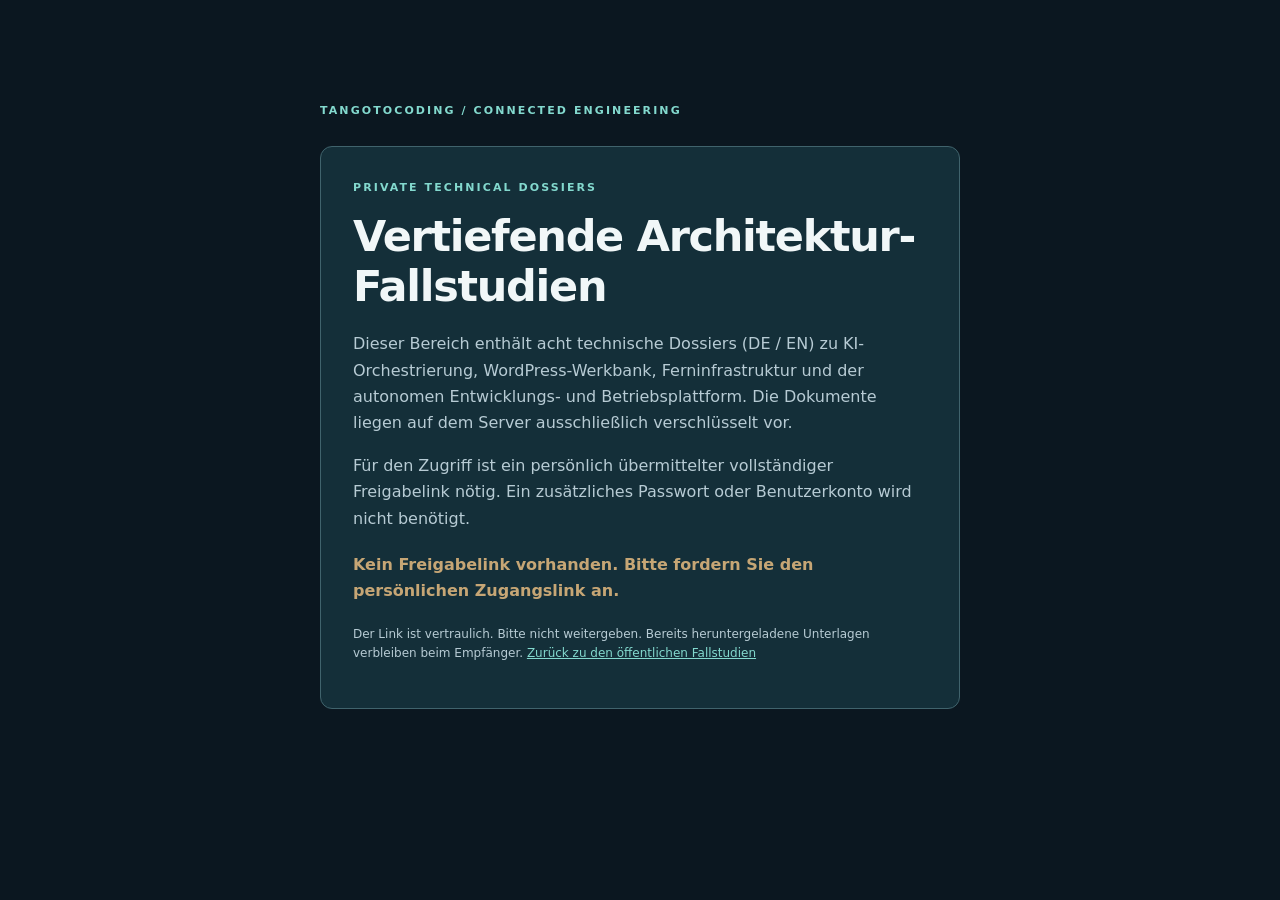
<file: access.html>
<!doctype html><html lang="de"><head><meta charset="utf-8"><meta name="viewport" content="width=device-width,initial-scale=1"><meta name="robots" content="noindex,nofollow"><meta name="referrer" content="no-referrer"><title>TangoToCoding · Exklusiver Dossier-Zugang</title><style>
:root{color-scheme:dark}*{box-sizing:border-box}html,body{margin:0;min-height:100%;font:16px/1.65 system-ui,-apple-system,"Segoe UI",sans-serif;background:#0b1720;color:#f1f7f8}main{max-width:700px;margin:8vh auto;padding:30px}.eyebrow{font-size:11px;letter-spacing:.19em;color:#83d9ce;font-weight:700}.card{margin-top:26px;border:1px solid #40636c;border-radius:12px;background:#142f39;padding:32px}h1{font-size:clamp(27px,5vw,43px);line-height:1.15;letter-spacing:-.03em;margin:15px 0 20px}p{color:#b7cbd4}button{border:0;background:#83d9ce;color:#0b1720;font:700 15px system-ui;padding:14px 19px;border-radius:7px;cursor:pointer}button:disabled{opacity:.45;cursor:default}button:focus-visible,a:focus-visible{outline:2px solid #c6a675;outline-offset:4px}a{color:#83d9ce}.small{font-size:12px;color:#b7cbd4;margin-top:20px}#status{margin-top:20px;font-weight:600;color:#c6a675}#download{margin-top:18px}ul{padding-left:20px}li{margin:6px 0}@media(max-width:550px){main{padding:14px}.card{padding:22px}}</style></head><body>
<main><div class="eyebrow">TANGOTOCODING / CONNECTED ENGINEERING</div><div class="card"><div class="eyebrow">PRIVATE TECHNICAL DOSSIERS</div><h1>Vertiefende Architektur-Fallstudien</h1><p>Dieser Bereich enthält acht technische Dossiers (DE / EN) zu KI-Orchestrierung, WordPress-Werkbank, Ferninfrastruktur und der autonomen Entwicklungs- und Betriebsplattform. Die Dokumente liegen auf dem Server ausschließlich verschlüsselt vor.</p><p>Für den Zugriff ist ein persönlich übermittelter vollständiger Freigabelink nötig. Ein zusätzliches Passwort oder Benutzerkonto wird nicht benötigt.</p><div id="status" role="status" aria-live="polite">Zugangslink wird geprüft …</div><button id="download" type="button" disabled hidden>Alle acht Dossiers als ZIP herunterladen</button><p class="small">Der Link ist vertraulich. Bitte nicht weitergeben. Bereits heruntergeladene Unterlagen verbleiben beim Empfänger. <a href="./#case-studies">Zurück zu den öffentlichen Fallstudien</a></p></div></main>
<script>
"use strict";
(async function(){
  const status=document.getElementById("status"), button=document.getElementById("download");
  const params=new URLSearchParams(location.hash.slice(1));
  const token=params.get("k");
  if(!token){status.textContent="Kein Freigabelink vorhanden. Bitte fordern Sie den persönlichen Zugangslink an.";return;}
  if(!/^[A-Za-z0-9_-]{43}$/.test(token)){status.textContent="Ungültiges Zugangslink-Format.";return;}
  try{
    const b64=token.replace(/-/g,"+").replace(/_/g,"/");
    const bytes=Uint8Array.from(atob(b64+"=".repeat((4-b64.length%4)%4)),c=>c.charCodeAt(0));
    if(bytes.length!==32)throw Error("key");
    const key=await crypto.subtle.importKey("raw",bytes,{name:"AES-GCM"},false,["decrypt"]);
    const response=await fetch("./dossiers.enc",{cache:"no-store",credentials:"omit",referrerPolicy:"no-referrer"});
    if(!response.ok)throw Error("fetch");
    const enc=new Uint8Array(await response.arrayBuffer());
    if(enc.length<50||new TextDecoder().decode(enc.slice(0,7))!=="TTCSEC1")throw Error("format");
    const iv=enc.slice(7,19);
    const aad=new TextEncoder().encode("TTC-DOSSIERS-2026-V1");
    const plain=await crypto.subtle.decrypt({name:"AES-GCM",iv,additionalData:aad,tagLength:128},key,enc.slice(19));
    const view=new Uint8Array(plain);
    if(view[0]!==80||view[1]!==75)throw Error("format");
    status.textContent="Zugang bestätigt. Die acht technischen Dossiers können heruntergeladen werden.";
    button.hidden=false;button.disabled=false;
    button.addEventListener("click",function(){
      const download=URL.createObjectURL(new Blob([plain],{type:"application/zip"}));
      const a=document.createElement("a");a.href=download;a.download="TangoToCoding_Technische_Architektur_Dossiers_DE_EN.zip";
      document.body.appendChild(a);a.click();a.remove();setTimeout(()=>URL.revokeObjectURL(download),10000);
    },{once:false});
  }catch(e){status.textContent="Zugang nicht möglich: Link ungültig, abgelaufen oder Dokument nicht verfügbar.";button.hidden=true;button.disabled=true;}
})();
</script></body></html>
</file>
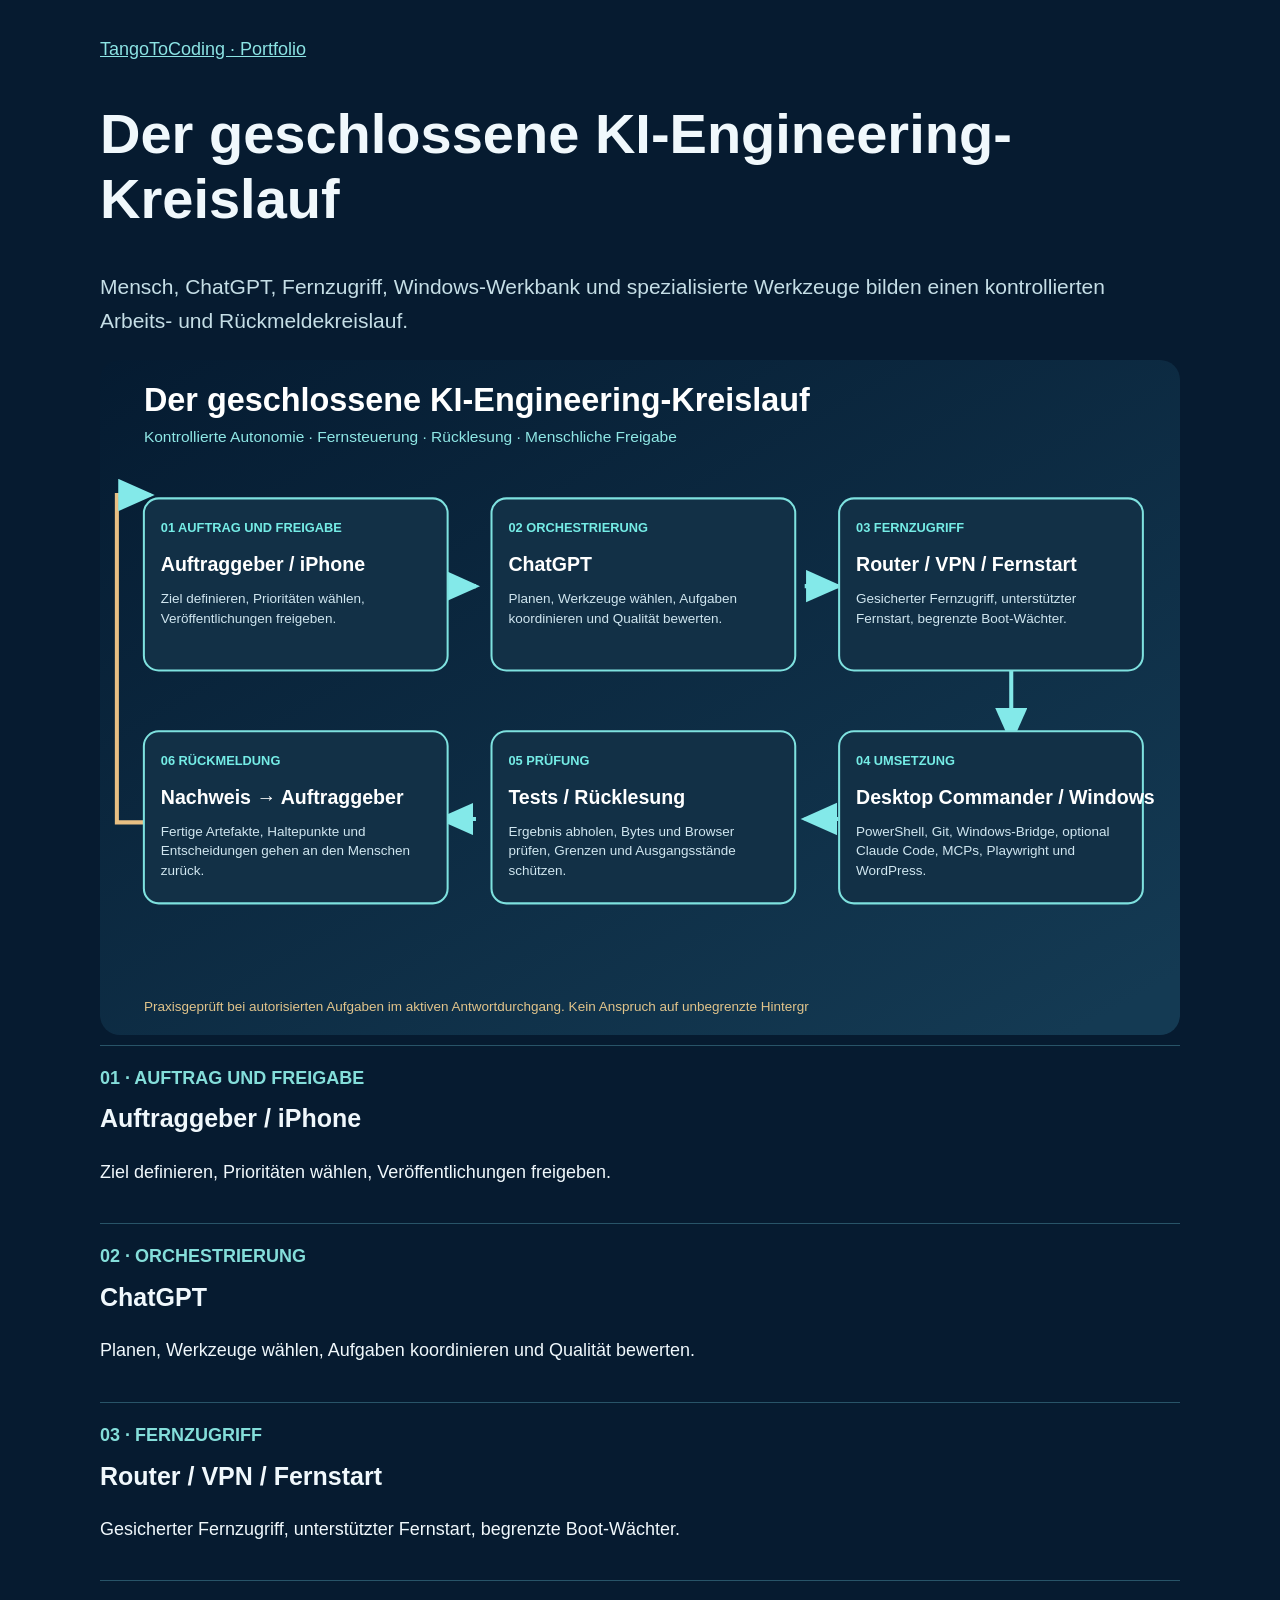
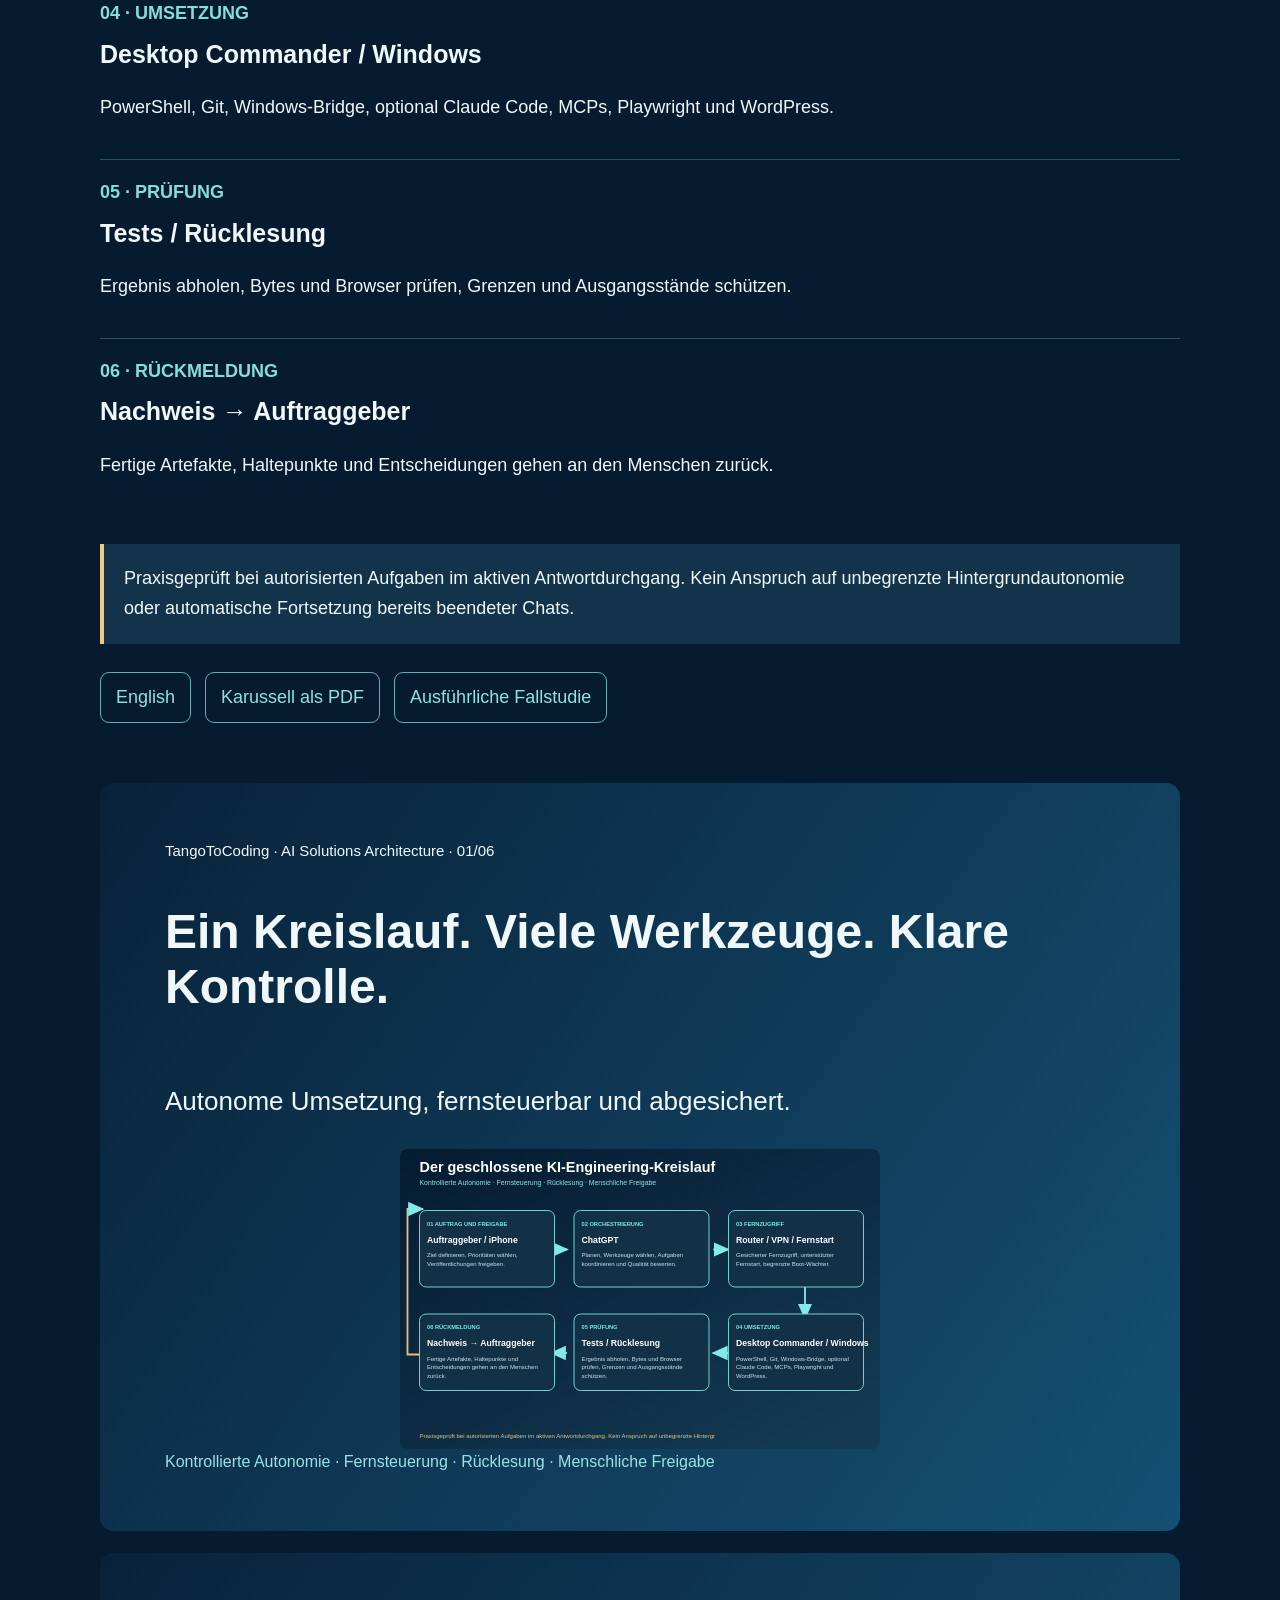
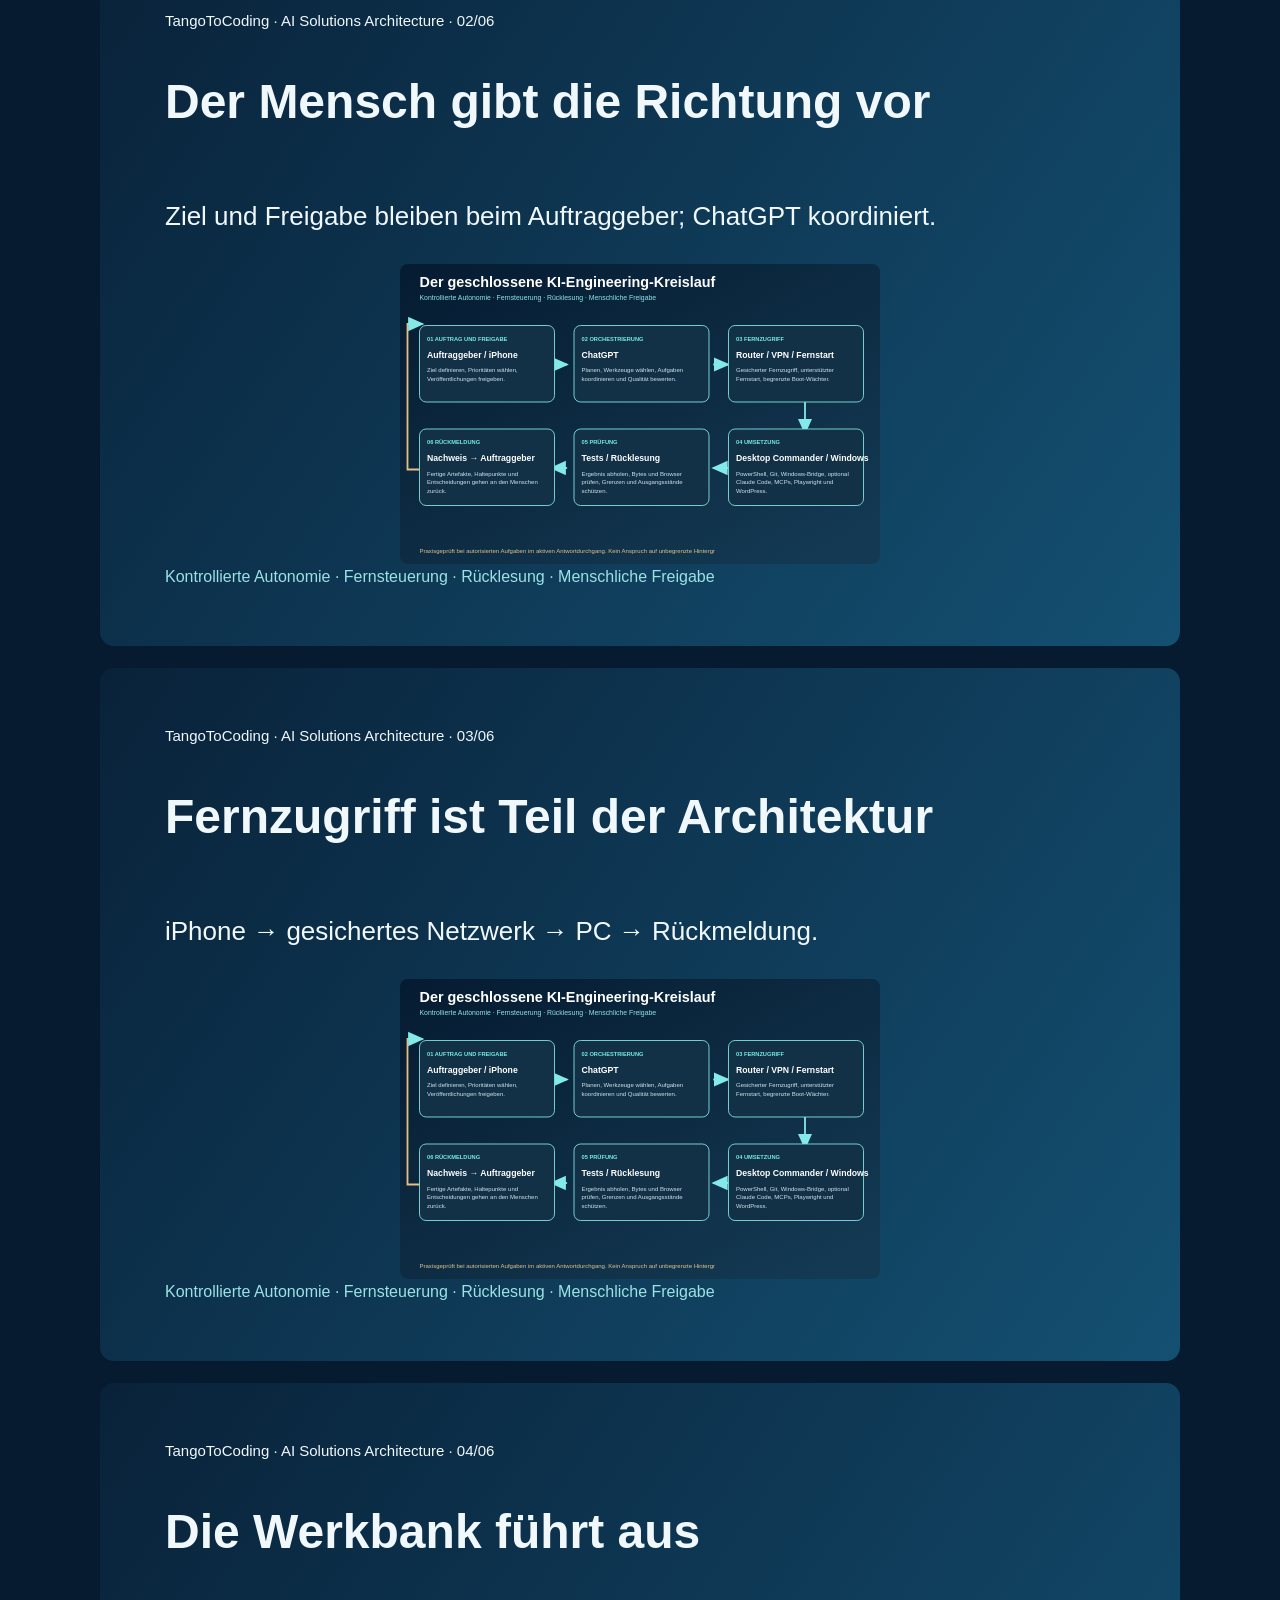
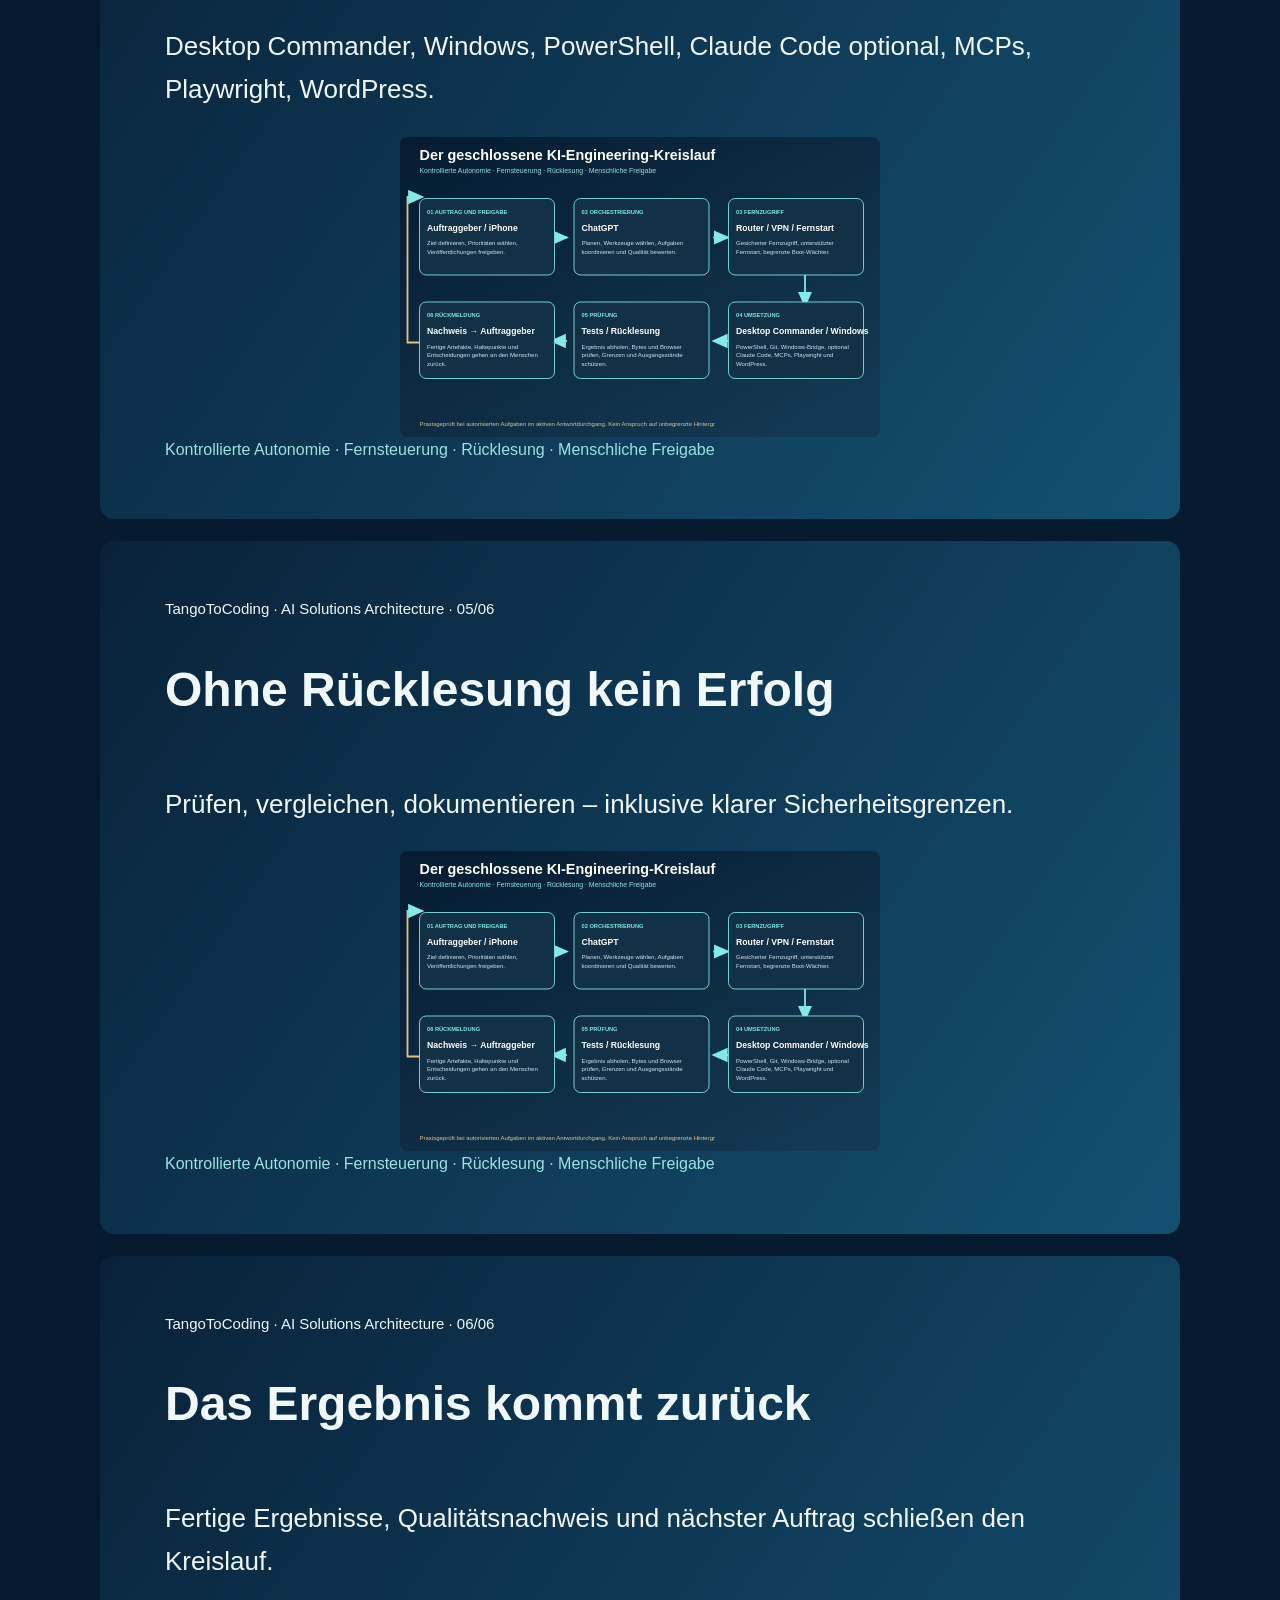
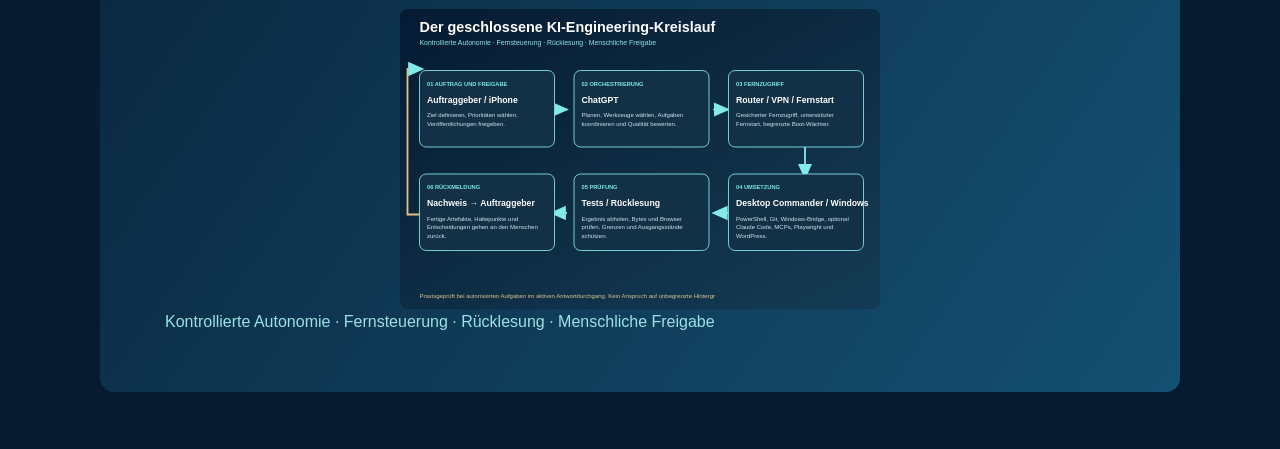
<file: closed-loop-architecture-de.html>
<!doctype html><html lang="de"><head><meta charset="utf-8"><meta name="viewport" content="width=device-width,initial-scale=1"><title>Der geschlossene KI-Engineering-Kreislauf | TangoToCoding</title><link rel="canonical" href="https://tangotocoding.github.io/closed-loop-architecture-de.html"><style>*{box-sizing:border-box}body{margin:0;background:#061b30;color:#f0f8fc;font:18px/1.65 Arial,sans-serif}.wrap{max-width:1120px;padding:35px 20px;margin:auto}h1{font-size:clamp(35px,5vw,56px);line-height:1.16}h2{font-size:25px}a{color:#8ce4e4}.lead{font-size:21px;color:#c5dee6}.graphic{width:100%;height:auto;border-radius:20px}.step{border-top:1px solid #285468;padding:18px 0}.step strong{color:#84deda}.step h2{margin:5px 0}.note{border-left:4px solid #f1c87d;background:#123349;padding:20px;margin:28px 0}.links{display:flex;flex-wrap:wrap;gap:14px}.links a{padding:10px 15px;border:1px solid #5eaeb8;text-decoration:none;border-radius:9px}.carousel{margin-top:60px}.slide{background:linear-gradient(125deg,#092239,#145072);padding:56px 65px;min-height:600px;margin:22px 0;border-radius:14px;display:flex;flex-direction:column;justify-content:center;page-break-after:always;break-after:page}.slide h2{font-size:48px;line-height:1.15}.slide p{font-size:26px}.slide img{width:100%;max-height:300px;object-fit:contain}.slide footer{font-size:16px;color:#9be2e4}@media(max-width:700px){.wrap{padding:22px 15px}.lead{font-size:17px}.slide{padding:25px;min-height:480px}.slide h2{font-size:30px}.slide p{font-size:19px}}@media print{@page{size:297mm 210mm;margin:0}body{-webkit-print-color-adjust:exact;print-color-adjust:exact;background:#061b30}.wrap{padding:0!important;margin:0!important;max-width:none}.wrap>header,.wrap>.graphic,.wrap>.step,.wrap>.note,.wrap>.links{display:none!important}.carousel{margin:0}.slide{width:297mm;height:210mm;min-height:0;max-height:210mm;border-radius:0;margin:0;padding:20mm 25mm;break-inside:avoid}.slide h2{font-size:40pt}.slide p{font-size:21pt}.slide img{max-height:112mm}.slide footer{font-size:14pt}.slide:last-child{page-break-after:auto;break-after:auto}}</style></head><body><main class="wrap"><header><a href="index.html#case-7f">TangoToCoding · Portfolio</a><h1>Der geschlossene KI-Engineering-Kreislauf</h1><p class="lead">Mensch, ChatGPT, Fernzugriff, Windows-Werkbank und spezialisierte Werkzeuge bilden einen kontrollierten Arbeits- und Rückmeldekreislauf.</p></header><img class="graphic" src="closed-loop-architecture-de.svg" alt="Closed-loop engineering architecture diagram"><section class="step"><strong>01 · AUFTRAG UND FREIGABE</strong><h2>Auftraggeber / iPhone</h2><p>Ziel definieren, Prioritäten wählen, Veröffentlichungen freigeben.</p></section><section class="step"><strong>02 · ORCHESTRIERUNG</strong><h2>ChatGPT</h2><p>Planen, Werkzeuge wählen, Aufgaben koordinieren und Qualität bewerten.</p></section><section class="step"><strong>03 · FERNZUGRIFF</strong><h2>Router / VPN / Fernstart</h2><p>Gesicherter Fernzugriff, unterstützter Fernstart, begrenzte Boot-Wächter.</p></section><section class="step"><strong>04 · UMSETZUNG</strong><h2>Desktop Commander / Windows</h2><p>PowerShell, Git, Windows-Bridge, optional Claude Code, MCPs, Playwright und WordPress.</p></section><section class="step"><strong>05 · PRÜFUNG</strong><h2>Tests / Rücklesung</h2><p>Ergebnis abholen, Bytes und Browser prüfen, Grenzen und Ausgangsstände schützen.</p></section><section class="step"><strong>06 · RÜCKMELDUNG</strong><h2>Nachweis → Auftraggeber</h2><p>Fertige Artefakte, Haltepunkte und Entscheidungen gehen an den Menschen zurück.</p></section><p class="note">Praxisgeprüft bei autorisierten Aufgaben im aktiven Antwortdurchgang. Kein Anspruch auf unbegrenzte Hintergrundautonomie oder automatische Fortsetzung bereits beendeter Chats.</p><div class="links"><a href="closed-loop-architecture-en.html">English</a><a href="closed-loop-carousel-de.pdf">Karussell als PDF</a><a href="workflow-case-study-de.html">Ausführliche Fallstudie</a></div><section class="carousel"><section class="slide"><small>TangoToCoding · AI Solutions Architecture · 01/06</small><h2>Ein Kreislauf. Viele Werkzeuge. Klare Kontrolle.</h2><p>Autonome Umsetzung, fernsteuerbar und abgesichert.</p><img src="closed-loop-architecture-de.svg" alt="Architecture diagram"><footer>Kontrollierte Autonomie · Fernsteuerung · Rücklesung · Menschliche Freigabe</footer></section><section class="slide"><small>TangoToCoding · AI Solutions Architecture · 02/06</small><h2>Der Mensch gibt die Richtung vor</h2><p>Ziel und Freigabe bleiben beim Auftraggeber; ChatGPT koordiniert.</p><img src="closed-loop-architecture-de.svg" alt="Architecture diagram"><footer>Kontrollierte Autonomie · Fernsteuerung · Rücklesung · Menschliche Freigabe</footer></section><section class="slide"><small>TangoToCoding · AI Solutions Architecture · 03/06</small><h2>Fernzugriff ist Teil der Architektur</h2><p>iPhone → gesichertes Netzwerk → PC → Rückmeldung.</p><img src="closed-loop-architecture-de.svg" alt="Architecture diagram"><footer>Kontrollierte Autonomie · Fernsteuerung · Rücklesung · Menschliche Freigabe</footer></section><section class="slide"><small>TangoToCoding · AI Solutions Architecture · 04/06</small><h2>Die Werkbank führt aus</h2><p>Desktop Commander, Windows, PowerShell, Claude Code optional, MCPs, Playwright, WordPress.</p><img src="closed-loop-architecture-de.svg" alt="Architecture diagram"><footer>Kontrollierte Autonomie · Fernsteuerung · Rücklesung · Menschliche Freigabe</footer></section><section class="slide"><small>TangoToCoding · AI Solutions Architecture · 05/06</small><h2>Ohne Rücklesung kein Erfolg</h2><p>Prüfen, vergleichen, dokumentieren – inklusive klarer Sicherheitsgrenzen.</p><img src="closed-loop-architecture-de.svg" alt="Architecture diagram"><footer>Kontrollierte Autonomie · Fernsteuerung · Rücklesung · Menschliche Freigabe</footer></section><section class="slide"><small>TangoToCoding · AI Solutions Architecture · 06/06</small><h2>Das Ergebnis kommt zurück</h2><p>Fertige Ergebnisse, Qualitätsnachweis und nächster Auftrag schließen den Kreislauf.</p><img src="closed-loop-architecture-de.svg" alt="Architecture diagram"><footer>Kontrollierte Autonomie · Fernsteuerung · Rücklesung · Menschliche Freigabe</footer></section></section></main></body></html>
</file>
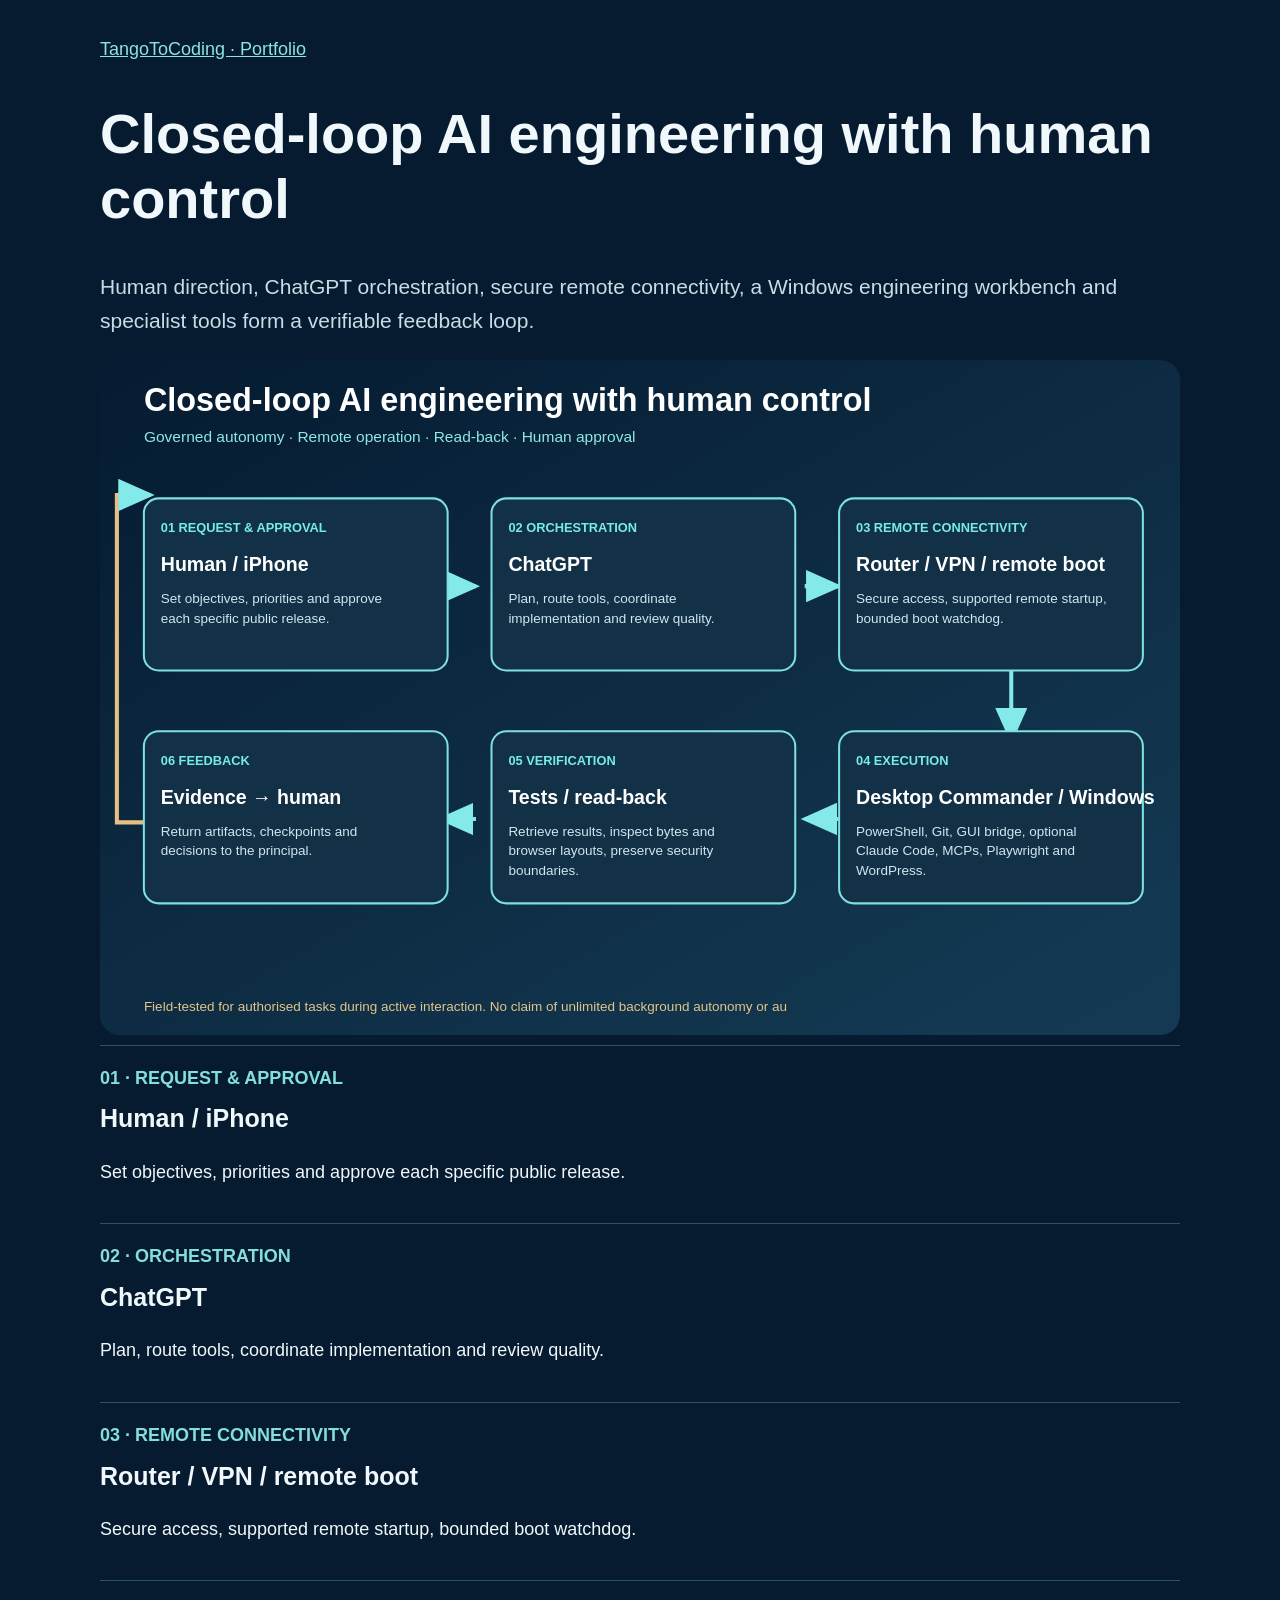
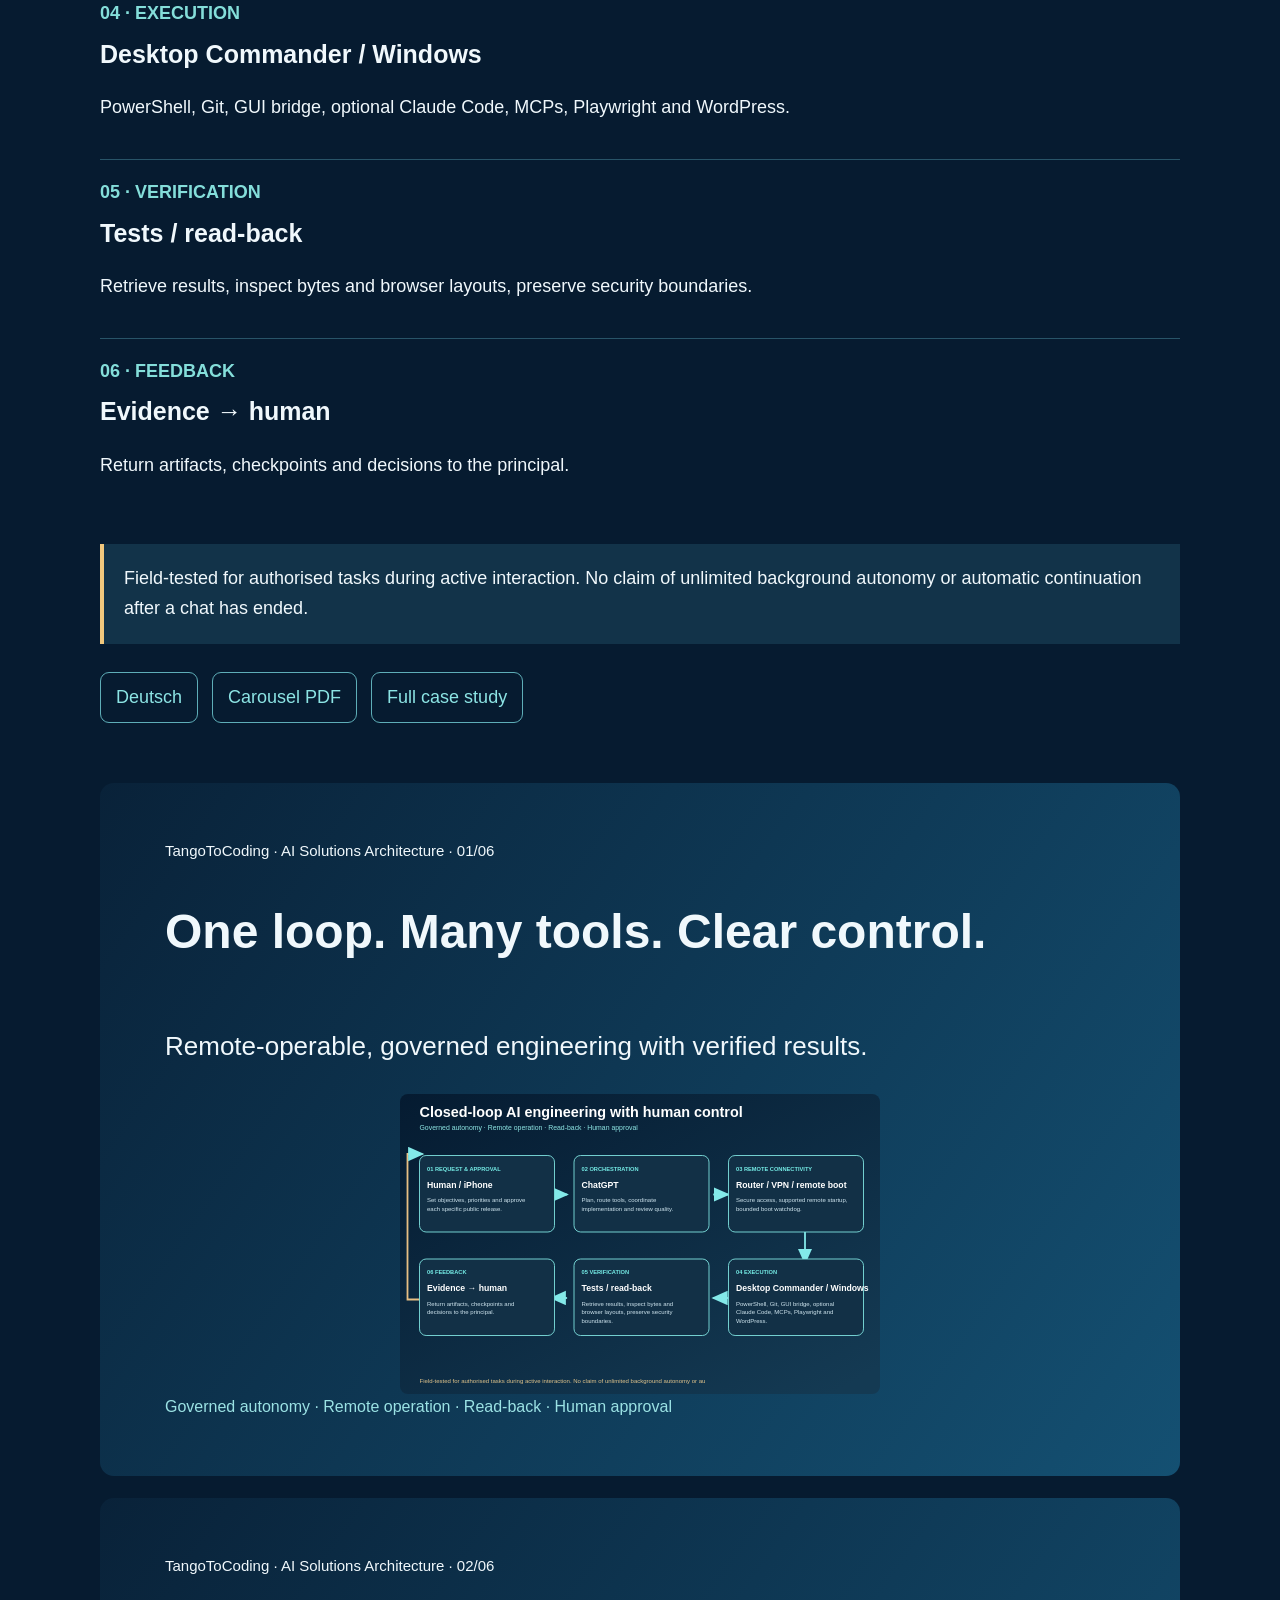
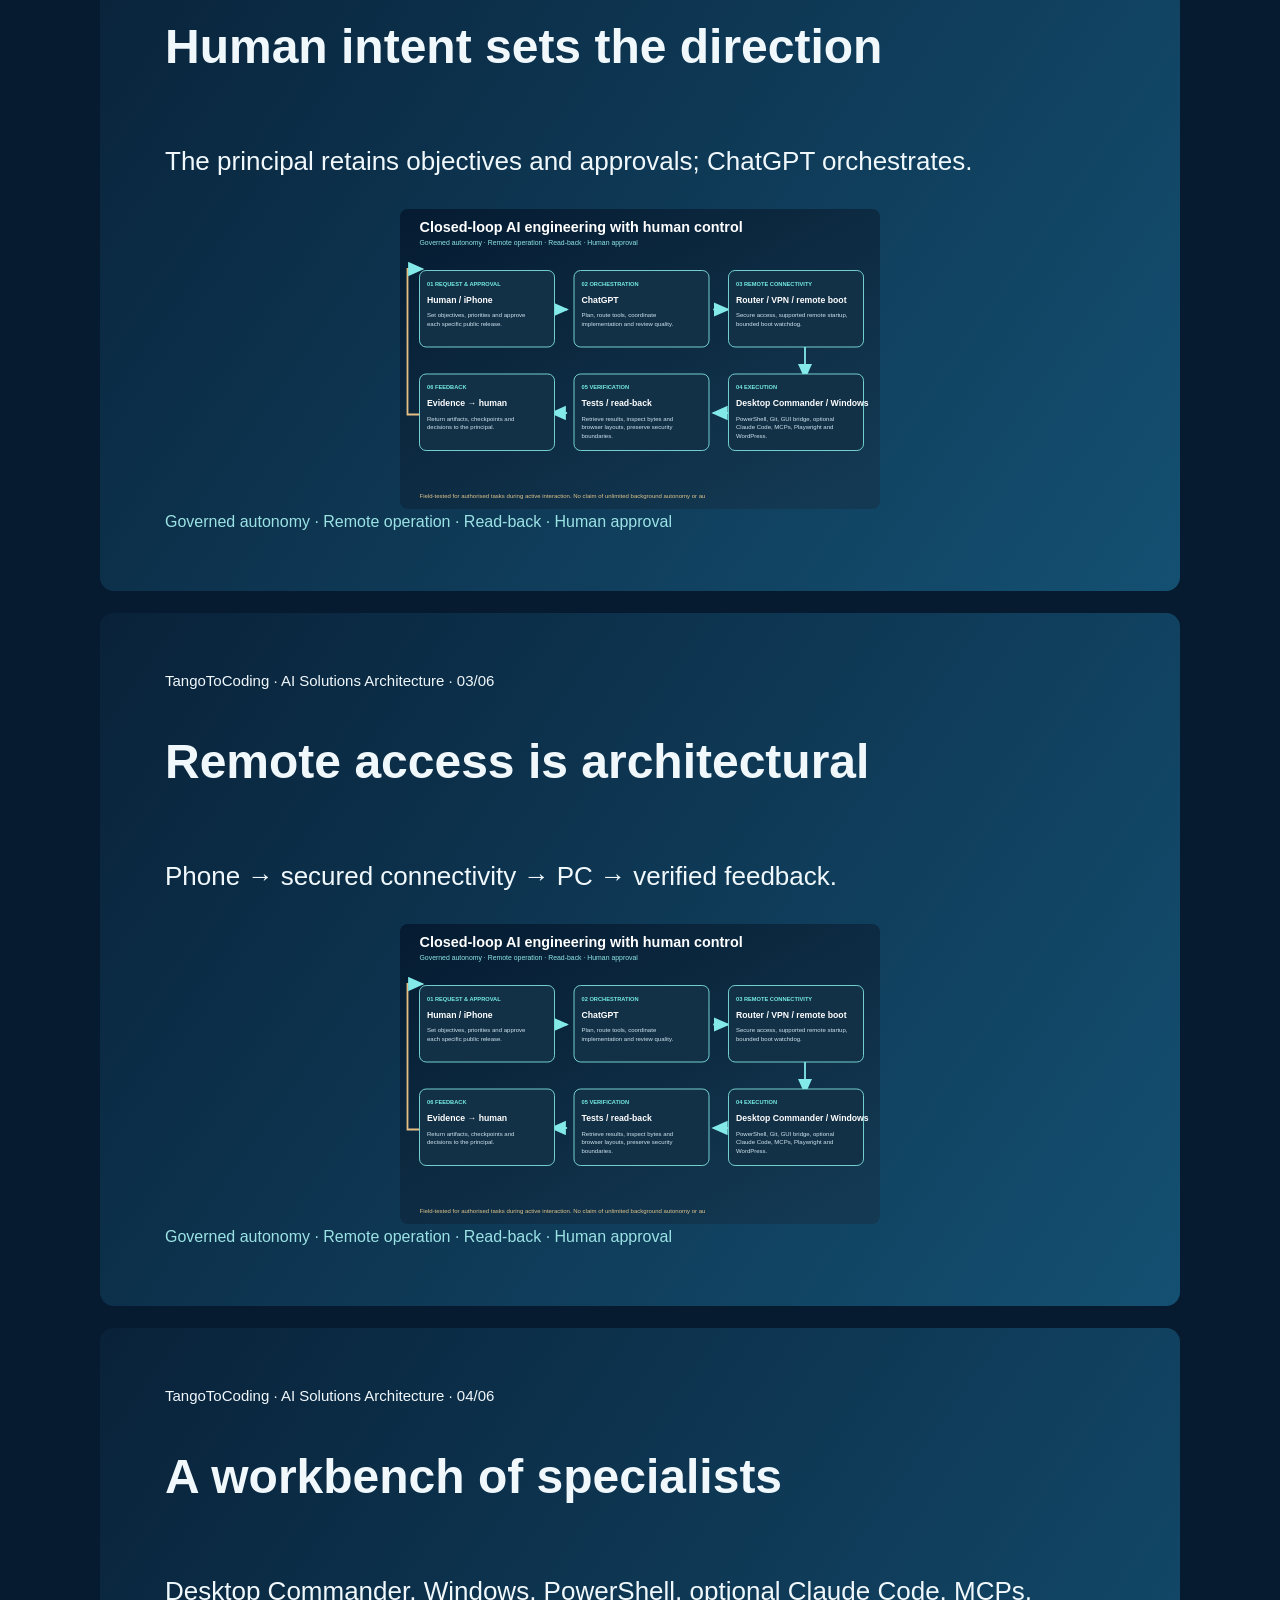
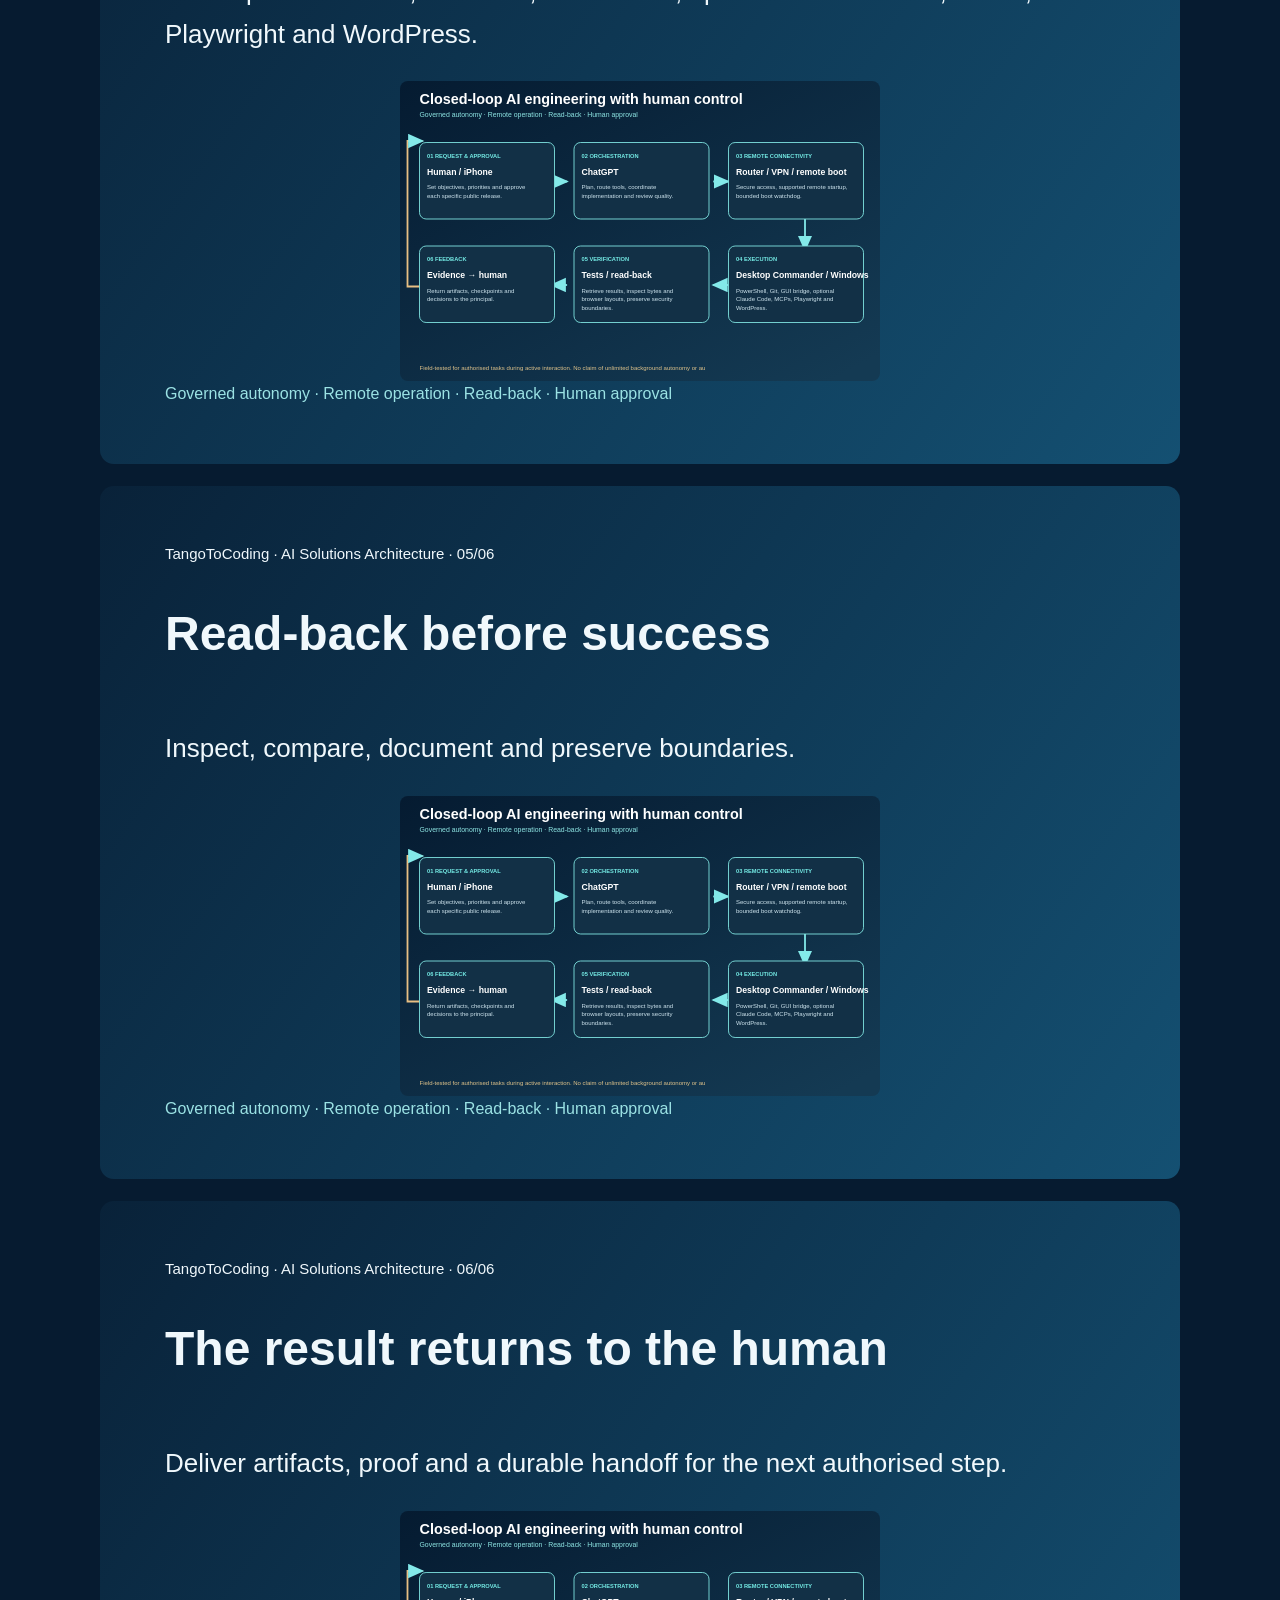
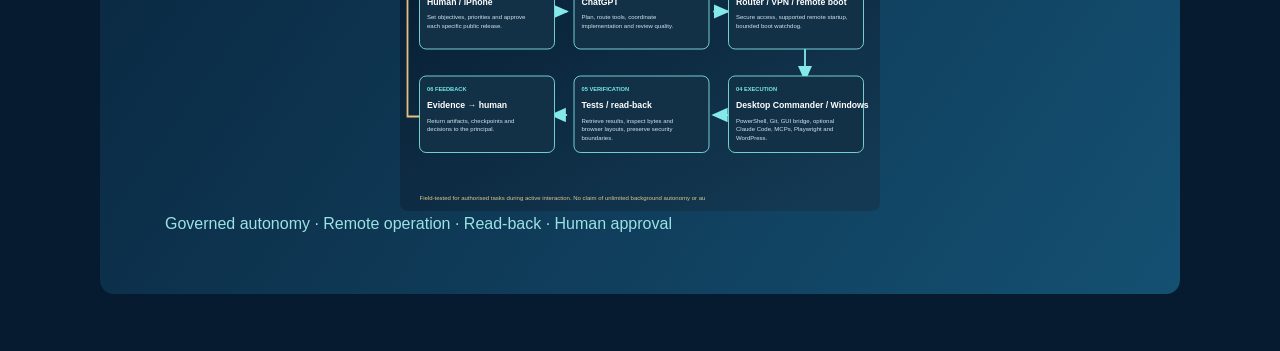
<file: closed-loop-architecture-en.html>
<!doctype html><html lang="en"><head><meta charset="utf-8"><meta name="viewport" content="width=device-width,initial-scale=1"><title>Closed-loop AI engineering with human control | TangoToCoding</title><link rel="canonical" href="https://tangotocoding.github.io/closed-loop-architecture-en.html"><style>*{box-sizing:border-box}body{margin:0;background:#061b30;color:#f0f8fc;font:18px/1.65 Arial,sans-serif}.wrap{max-width:1120px;padding:35px 20px;margin:auto}h1{font-size:clamp(35px,5vw,56px);line-height:1.16}h2{font-size:25px}a{color:#8ce4e4}.lead{font-size:21px;color:#c5dee6}.graphic{width:100%;height:auto;border-radius:20px}.step{border-top:1px solid #285468;padding:18px 0}.step strong{color:#84deda}.step h2{margin:5px 0}.note{border-left:4px solid #f1c87d;background:#123349;padding:20px;margin:28px 0}.links{display:flex;flex-wrap:wrap;gap:14px}.links a{padding:10px 15px;border:1px solid #5eaeb8;text-decoration:none;border-radius:9px}.carousel{margin-top:60px}.slide{background:linear-gradient(125deg,#092239,#145072);padding:56px 65px;min-height:600px;margin:22px 0;border-radius:14px;display:flex;flex-direction:column;justify-content:center;page-break-after:always;break-after:page}.slide h2{font-size:48px;line-height:1.15}.slide p{font-size:26px}.slide img{width:100%;max-height:300px;object-fit:contain}.slide footer{font-size:16px;color:#9be2e4}@media(max-width:700px){.wrap{padding:22px 15px}.lead{font-size:17px}.slide{padding:25px;min-height:480px}.slide h2{font-size:30px}.slide p{font-size:19px}}@media print{@page{size:297mm 210mm;margin:0}body{-webkit-print-color-adjust:exact;print-color-adjust:exact;background:#061b30}.wrap{padding:0!important;margin:0!important;max-width:none}.wrap>header,.wrap>.graphic,.wrap>.step,.wrap>.note,.wrap>.links{display:none!important}.carousel{margin:0}.slide{width:297mm;height:210mm;min-height:0;max-height:210mm;border-radius:0;margin:0;padding:20mm 25mm;break-inside:avoid}.slide h2{font-size:40pt}.slide p{font-size:21pt}.slide img{max-height:112mm}.slide footer{font-size:14pt}.slide:last-child{page-break-after:auto;break-after:auto}}</style></head><body><main class="wrap"><header><a href="index.html#case-7f">TangoToCoding · Portfolio</a><h1>Closed-loop AI engineering with human control</h1><p class="lead">Human direction, ChatGPT orchestration, secure remote connectivity, a Windows engineering workbench and specialist tools form a verifiable feedback loop.</p></header><img class="graphic" src="closed-loop-architecture-en.svg" alt="Closed-loop engineering architecture diagram"><section class="step"><strong>01 · REQUEST &amp; APPROVAL</strong><h2>Human / iPhone</h2><p>Set objectives, priorities and approve each specific public release.</p></section><section class="step"><strong>02 · ORCHESTRATION</strong><h2>ChatGPT</h2><p>Plan, route tools, coordinate implementation and review quality.</p></section><section class="step"><strong>03 · REMOTE CONNECTIVITY</strong><h2>Router / VPN / remote boot</h2><p>Secure access, supported remote startup, bounded boot watchdog.</p></section><section class="step"><strong>04 · EXECUTION</strong><h2>Desktop Commander / Windows</h2><p>PowerShell, Git, GUI bridge, optional Claude Code, MCPs, Playwright and WordPress.</p></section><section class="step"><strong>05 · VERIFICATION</strong><h2>Tests / read-back</h2><p>Retrieve results, inspect bytes and browser layouts, preserve security boundaries.</p></section><section class="step"><strong>06 · FEEDBACK</strong><h2>Evidence → human</h2><p>Return artifacts, checkpoints and decisions to the principal.</p></section><p class="note">Field-tested for authorised tasks during active interaction. No claim of unlimited background autonomy or automatic continuation after a chat has ended.</p><div class="links"><a href="closed-loop-architecture-de.html">Deutsch</a><a href="closed-loop-carousel-en.pdf">Carousel PDF</a><a href="workflow-case-study-en.html">Full case study</a></div><section class="carousel"><section class="slide"><small>TangoToCoding · AI Solutions Architecture · 01/06</small><h2>One loop. Many tools. Clear control.</h2><p>Remote-operable, governed engineering with verified results.</p><img src="closed-loop-architecture-en.svg" alt="Architecture diagram"><footer>Governed autonomy · Remote operation · Read-back · Human approval</footer></section><section class="slide"><small>TangoToCoding · AI Solutions Architecture · 02/06</small><h2>Human intent sets the direction</h2><p>The principal retains objectives and approvals; ChatGPT orchestrates.</p><img src="closed-loop-architecture-en.svg" alt="Architecture diagram"><footer>Governed autonomy · Remote operation · Read-back · Human approval</footer></section><section class="slide"><small>TangoToCoding · AI Solutions Architecture · 03/06</small><h2>Remote access is architectural</h2><p>Phone → secured connectivity → PC → verified feedback.</p><img src="closed-loop-architecture-en.svg" alt="Architecture diagram"><footer>Governed autonomy · Remote operation · Read-back · Human approval</footer></section><section class="slide"><small>TangoToCoding · AI Solutions Architecture · 04/06</small><h2>A workbench of specialists</h2><p>Desktop Commander, Windows, PowerShell, optional Claude Code, MCPs, Playwright and WordPress.</p><img src="closed-loop-architecture-en.svg" alt="Architecture diagram"><footer>Governed autonomy · Remote operation · Read-back · Human approval</footer></section><section class="slide"><small>TangoToCoding · AI Solutions Architecture · 05/06</small><h2>Read-back before success</h2><p>Inspect, compare, document and preserve boundaries.</p><img src="closed-loop-architecture-en.svg" alt="Architecture diagram"><footer>Governed autonomy · Remote operation · Read-back · Human approval</footer></section><section class="slide"><small>TangoToCoding · AI Solutions Architecture · 06/06</small><h2>The result returns to the human</h2><p>Deliver artifacts, proof and a durable handoff for the next authorised step.</p><img src="closed-loop-architecture-en.svg" alt="Architecture diagram"><footer>Governed autonomy · Remote operation · Read-back · Human approval</footer></section></section></main></body></html>
</file>
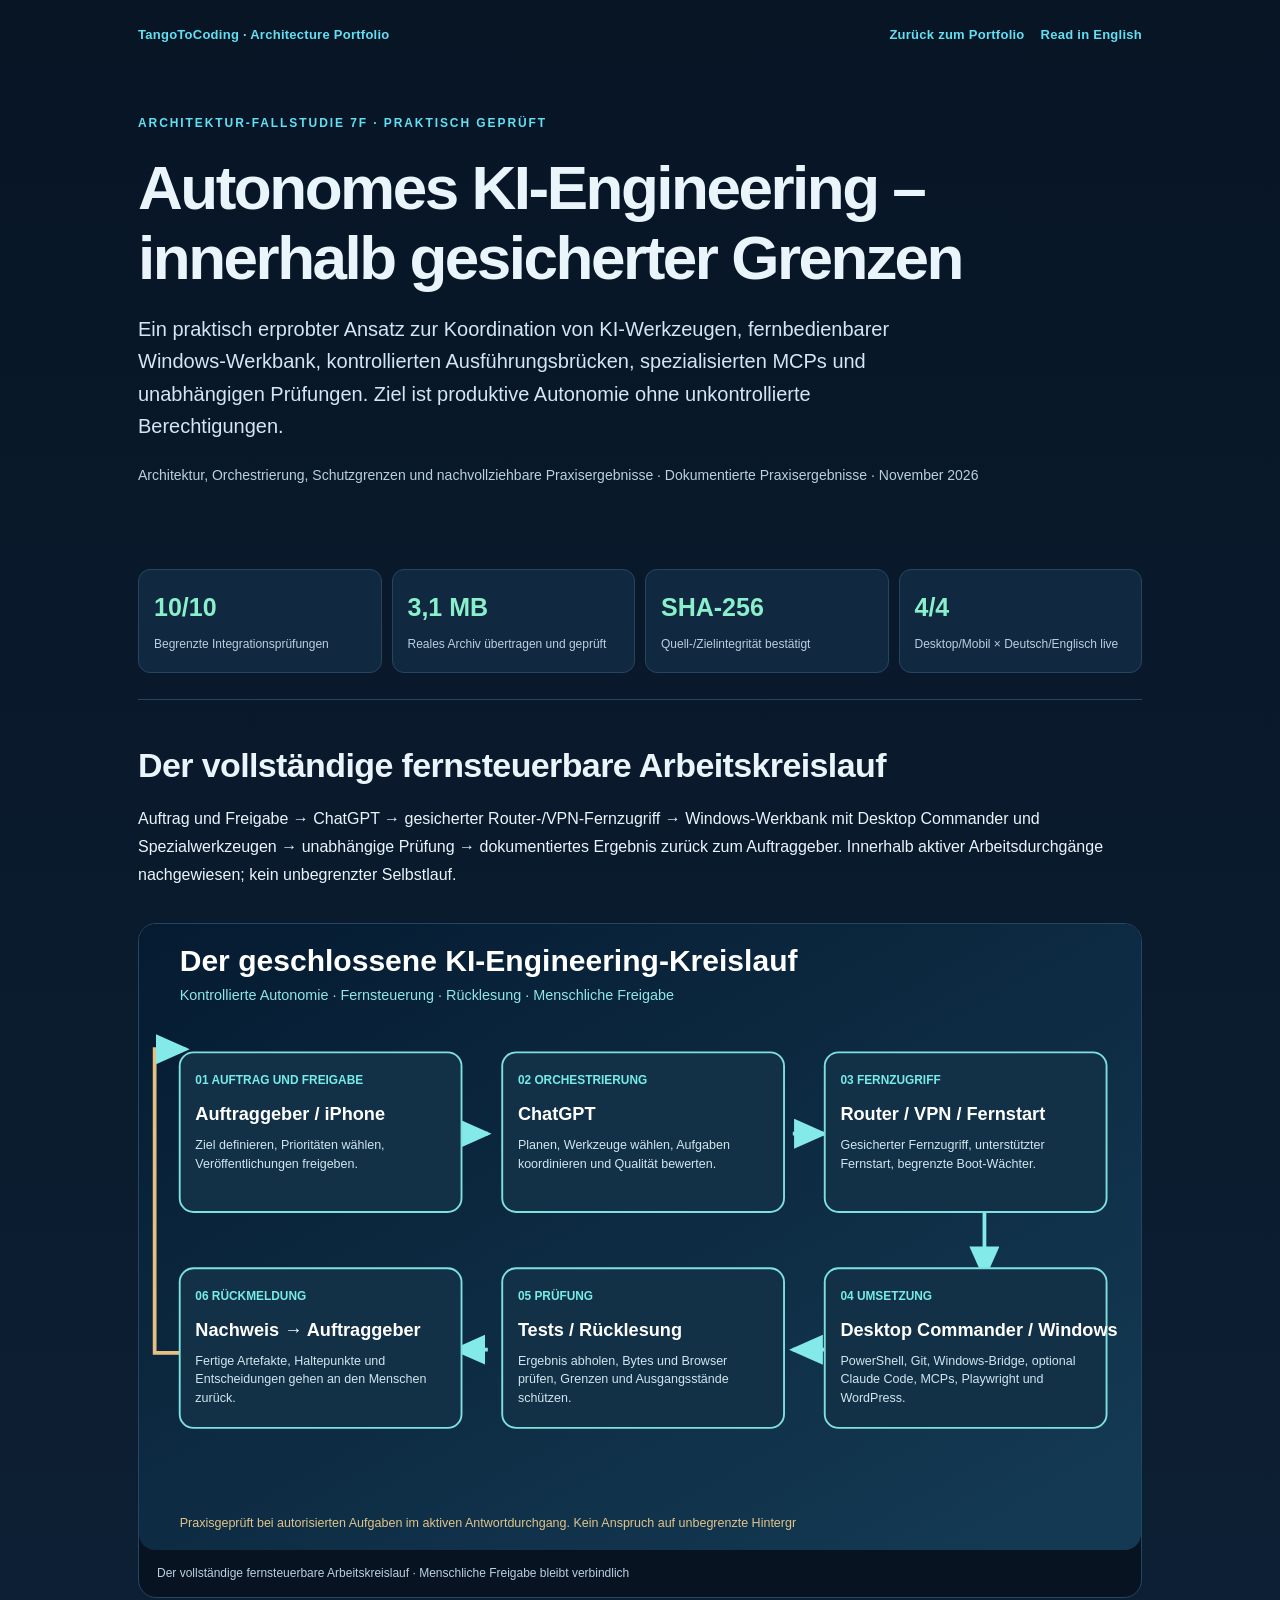
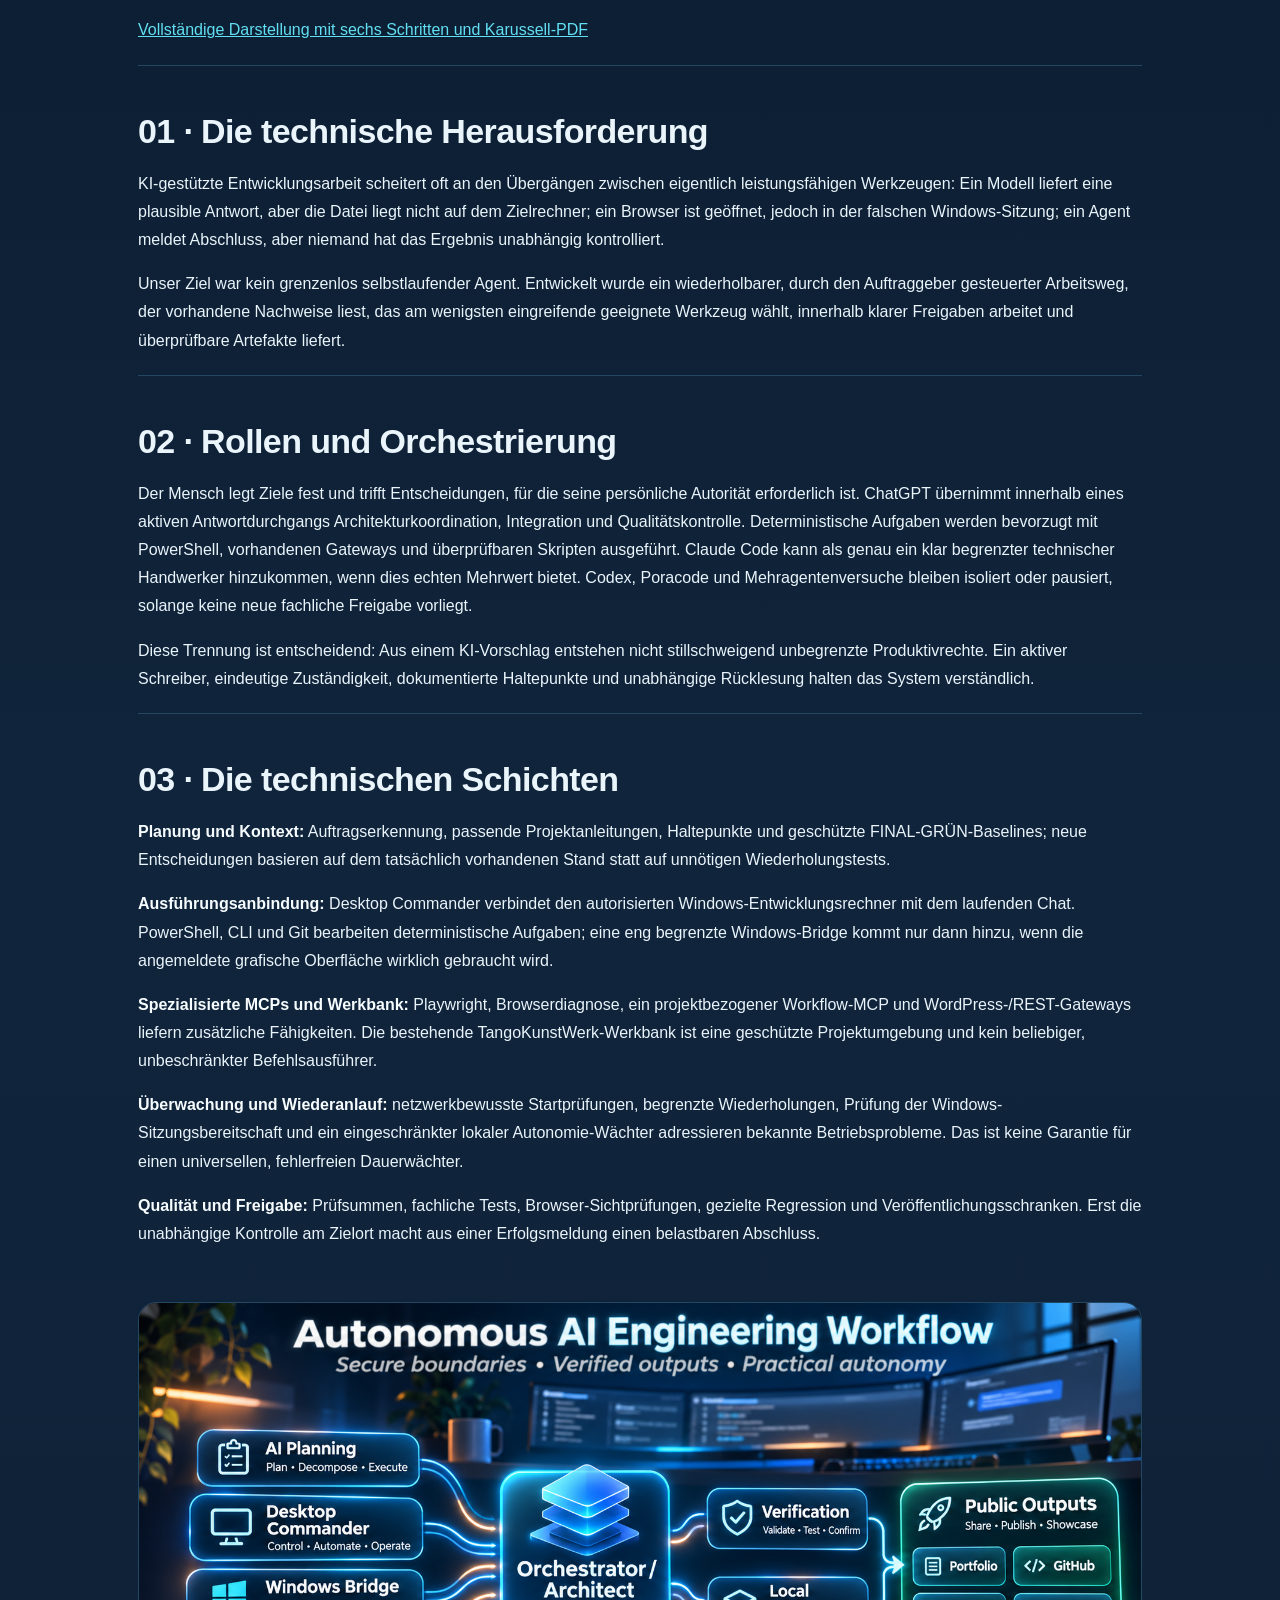
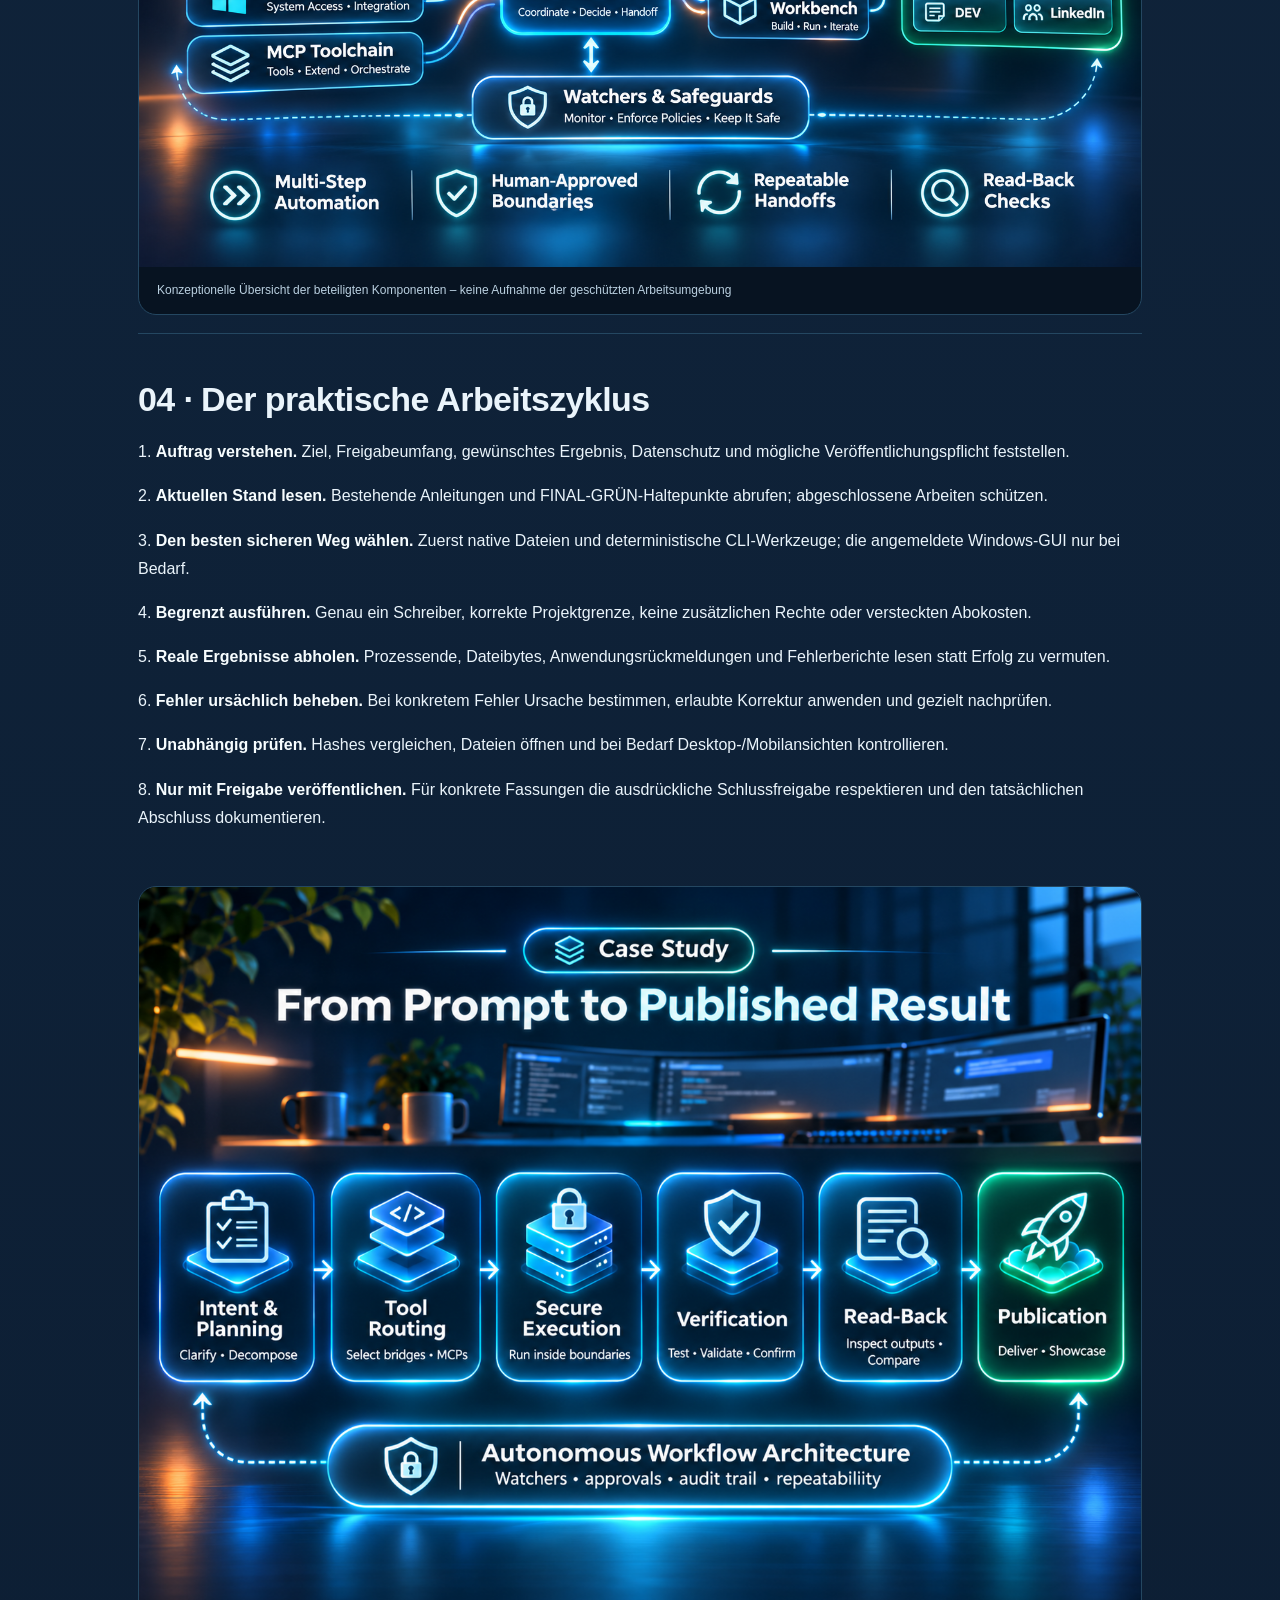
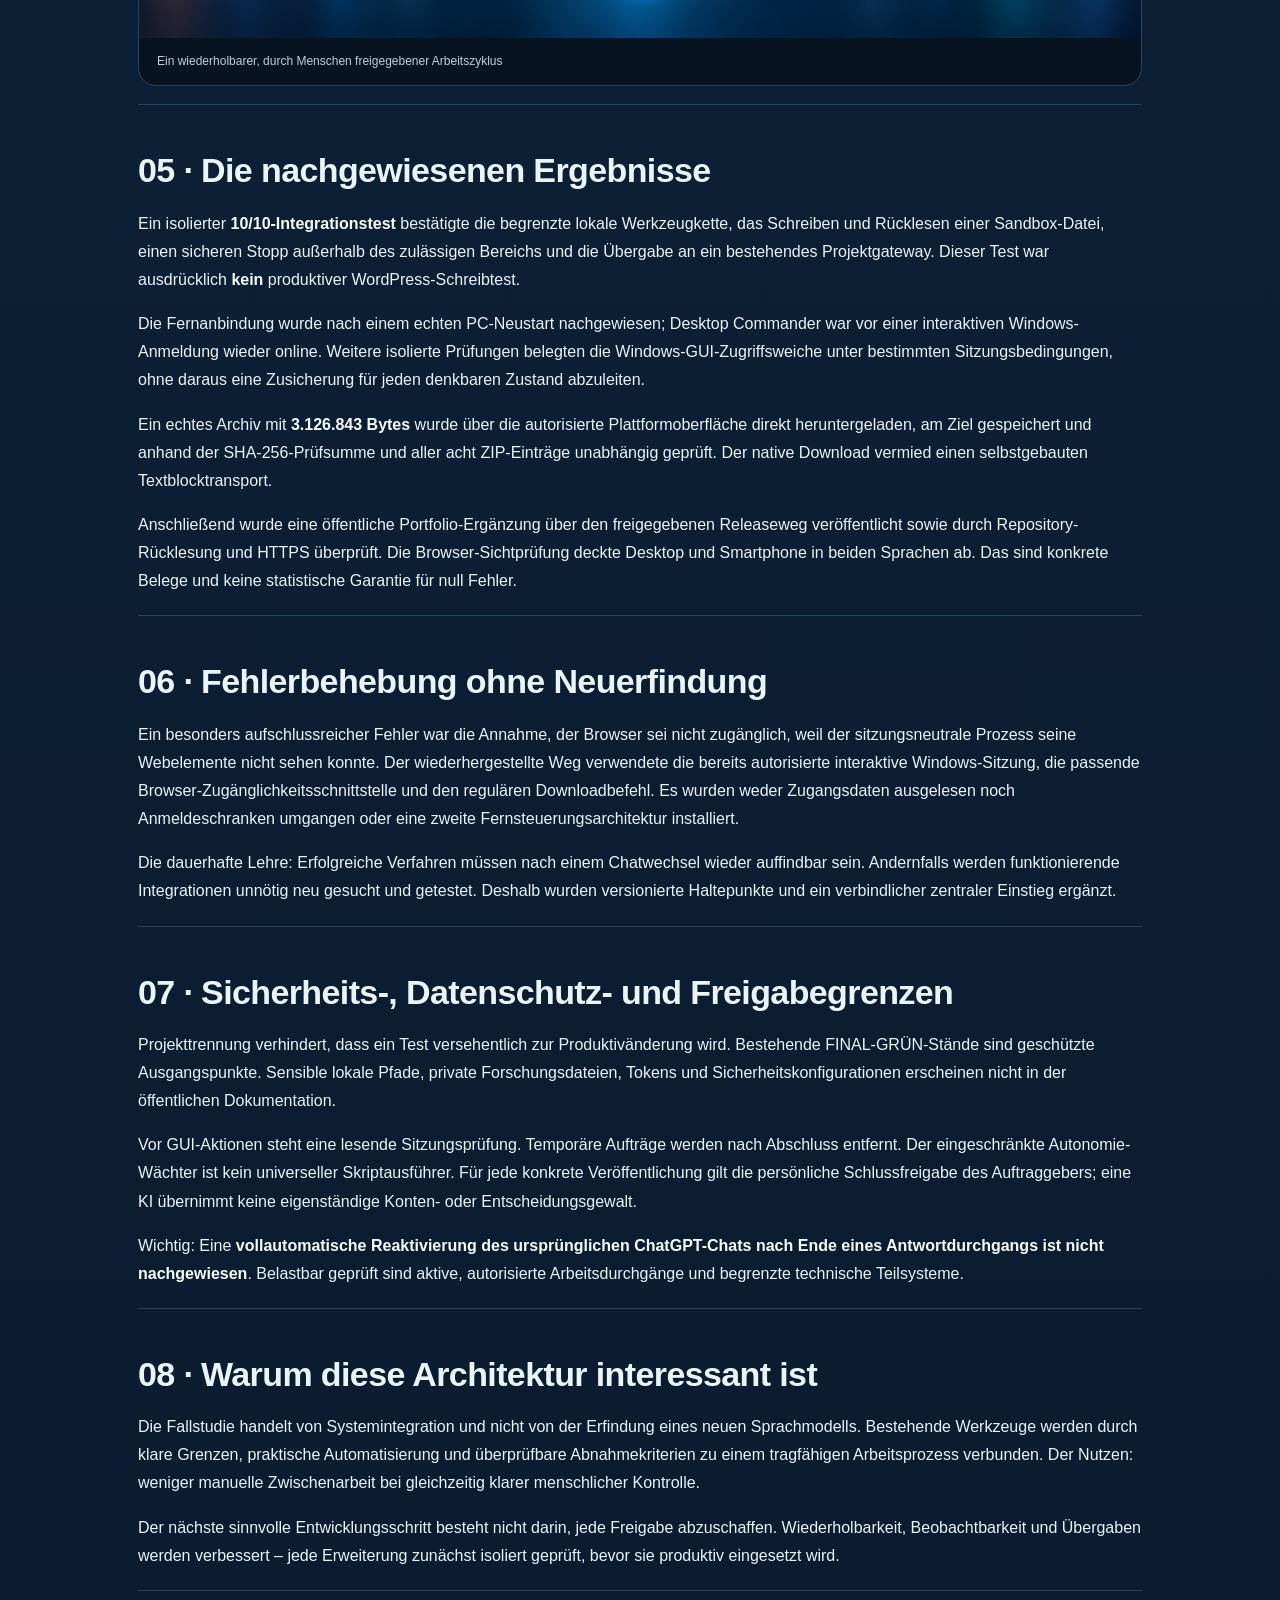
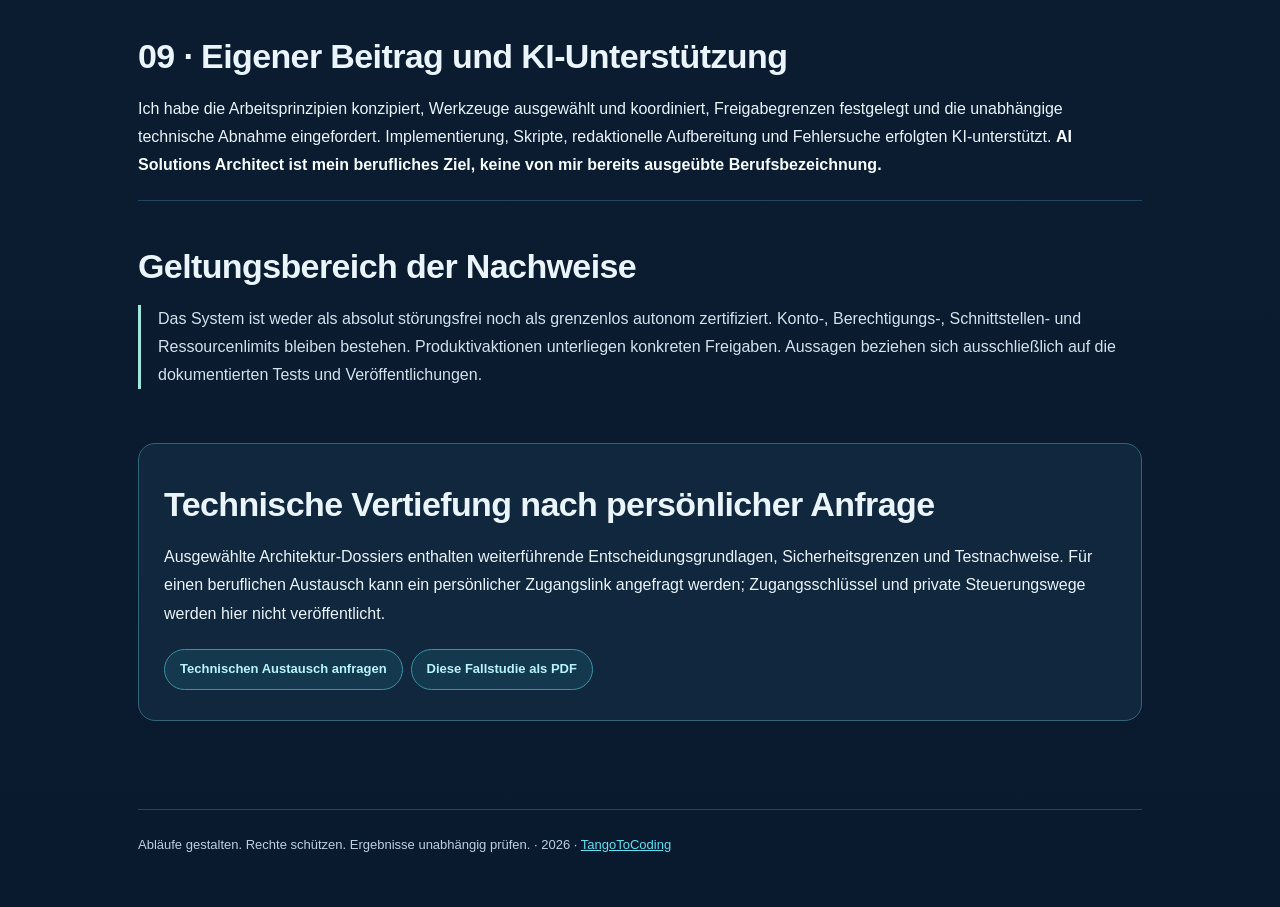
<file: workflow-case-study-de.html>
<!doctype html><html lang="de"><head><meta charset="utf-8"><meta name="viewport" content="width=device-width,initial-scale=1"><meta name="description" content="Ein praktisch erprobter Ansatz zur Koordination von KI-Werkzeugen, fernbedienbarer Windows-Werkbank, kontrollierten Ausführungsbrücken, spezialisierten MCP"><title>Autonomes KI-Engineering – innerhalb gesicherter Grenzen | TangoToCoding</title><link rel="canonical" href="https://tangotocoding.github.io/workflow-case-study-de.html"><style>
:root{color-scheme:dark;--bg:#081424;--panel:#102238;--line:#244761;--text:#eaf4fb;--muted:#bad0e0;--cyan:#62dff2;--green:#8af0cb}
*{box-sizing:border-box}html{scroll-behavior:smooth}body{margin:0;background:linear-gradient(180deg,#071525,#10243b 33%,#0a1a2e);color:var(--text);font:16px/1.76 "Segoe UI",Arial,sans-serif}
a{color:var(--cyan)}a:hover{color:white}.wrap{max-width:1060px;margin:auto;padding:0 28px}.nav{display:flex;justify-content:space-between;align-items:center;gap:14px;padding:24px 0;font-size:13px;font-weight:600;letter-spacing:.02em}.nav a{text-decoration:none}.nav .links{display:flex;gap:16px;flex-wrap:wrap}
.cover{padding:42px 0 42px}.eyebrow{font-size:12px;letter-spacing:.16em;color:var(--cyan);font-weight:800;text-transform:uppercase}h1{font-size:clamp(34px,5vw,62px);line-height:1.13;letter-spacing:-.04em;margin:19px 0 14px;max-width:950px}h2{font-size:clamp(23px,3vw,34px);line-height:1.24;letter-spacing:-.018em;margin:14px 0 18px}h3{font-size:21px;line-height:1.3}.lead{max-width:820px;font-size:20px;line-height:1.62;color:#d4e6f4}.meta{color:var(--muted);font-size:14px}
.figure{margin:34px 0 18px;border:1px solid var(--line);border-radius:18px;overflow:hidden;background:#071321}.figure img{display:block;width:100%;height:auto}.figure figcaption{padding:13px 18px;color:var(--muted);font-size:12px}
.facts{display:grid;grid-template-columns:repeat(4,1fr);gap:10px;margin:26px 0}.fact{border:1px solid var(--line);background:#102840;border-radius:12px;padding:15px}.fact b{font-size:25px;display:block;color:var(--green)}.fact span{font-size:12px;color:var(--muted)}
main{padding-bottom:54px}.sect{border-top:1px solid var(--line);padding:30px 0 20px}.sect p{margin:0 0 16px}.sect p:last-child{margin-bottom:0}.sect strong{color:#f7fdff}
.floating{border:1px solid #326477;background:#10273d;border-radius:17px;padding:25px;margin:34px 0}.warning{border-left:3px solid #9de8db;padding-left:17px;color:#d3e2ed}.footer{border-top:1px solid var(--line);padding:24px 0 50px;color:var(--muted);font-size:13px}
.pill{display:inline-block;border:1px solid #3b91a2;background:#14384e;color:#b8f4fb;border-radius:999px;padding:8px 15px;text-decoration:none;font-size:13px;font-weight:700;margin:5px 8px 5px 0}
@media(max-width:700px){.wrap{padding:0 18px}.cover{padding:24px 0}.lead{font-size:17px}.facts{grid-template-columns:repeat(2,1fr)}.nav{align-items:flex-start;flex-direction:column}.sect{padding:22px 0 12px}.figure{margin:22px 0}.floating{padding:18px}}
@media print{ @page{size:A4;margin:16mm 16mm 15mm 16mm}html,body{background:#fff!important;color:#182b3b!important;-webkit-print-color-adjust:exact;print-color-adjust:exact;font-size:10pt;line-height:1.44}a{color:#147396}.wrap{max-width:unset;padding:0}.nav{display:none}.cover{padding:0 0 8px}h1{font-size:33pt;color:#12344b}h2{font-size:17pt;break-after:avoid}.lead{font-size:12pt;color:#304e61}.eyebrow{color:#126e89}.meta{color:#406073}.figure{border-radius:8px;border-color:#accbd3;margin:10px 0;break-inside:avoid}.figure img{max-height:140mm;object-fit:contain;background:#071321}.figure figcaption{color:#436073}.facts{grid-template-columns:repeat(4,1fr);margin:12px 0;gap:6px;break-inside:avoid}.fact{background:#edf5f8;border-color:#bed5df;padding:9px}.fact b{color:#007079;font-size:16pt}.fact span{color:#294c5b}.sect{padding:10px 0 7px;border-color:#dbe5e9;break-inside:auto}.sect p{margin:0 0 8px;orphans:3;widows:3}.sect strong{color:#153a4d}.floating{background:#eef6f8;border-color:#aacbd8;padding:12px;break-inside:avoid}.warning{color:#304f5e}.footer{padding:8px 0 0;color:#526c77}.pill{border-color:#9bbcc6;background:#e8f4f6;color:#146c80;print-color-adjust:exact} }
</style></head>
<body><div class="wrap"><nav class="nav"><a href="index.html#case-studies">TangoToCoding · Architecture Portfolio</a><div class="links"><a href="index.html#case-studies">Zurück zum Portfolio</a><a href="workflow-case-study-en.html">Read in English</a></div></nav>
<header class="cover"><div class="eyebrow">ARCHITEKTUR-FALLSTUDIE 7F · PRAKTISCH GEPRÜFT</div><h1>Autonomes KI-Engineering – innerhalb gesicherter Grenzen</h1><p class="lead">Ein praktisch erprobter Ansatz zur Koordination von KI-Werkzeugen, fernbedienbarer Windows-Werkbank, kontrollierten Ausführungsbrücken, spezialisierten MCPs und unabhängigen Prüfungen. Ziel ist produktive Autonomie ohne unkontrollierte Berechtigungen.</p><p class="meta">Architektur, Orchestrierung, Schutzgrenzen und nachvollziehbare Praxisergebnisse · Dokumentierte Praxisergebnisse · November 2026</p></header><div class="facts"><div class="fact"><b>10/10</b><span>Begrenzte Integrationsprüfungen</span></div><div class="fact"><b>3,1 MB</b><span>Reales Archiv übertragen und geprüft</span></div><div class="fact"><b>SHA-256</b><span>Quell-/Zielintegrität bestätigt</span></div><div class="fact"><b>4/4</b><span>Desktop/Mobil × Deutsch/Englisch live</span></div></div><main><section class="sect" id="closed-loop-control"><h2>Der vollständige fernsteuerbare Arbeitskreislauf</h2><p>Auftrag und Freigabe → ChatGPT → gesicherter Router-/VPN-Fernzugriff → Windows-Werkbank mit Desktop Commander und Spezialwerkzeugen → unabhängige Prüfung → dokumentiertes Ergebnis zurück zum Auftraggeber. Innerhalb aktiver Arbeitsdurchgänge nachgewiesen; kein unbegrenzter Selbstlauf.</p><figure class="figure"><img src="closed-loop-architecture-de.svg" width="1600" height="1000" alt="Der vollständige fernsteuerbare Arbeitskreislauf" loading="lazy"><figcaption>Der vollständige fernsteuerbare Arbeitskreislauf · Menschliche Freigabe bleibt verbindlich</figcaption></figure><p><a href="closed-loop-architecture-de.html">Vollständige Darstellung mit sechs Schritten und Karussell-PDF</a></p></section><section class="sect" id="section-1"><h2>01 · Die technische Herausforderung</h2><p>KI-gestützte Entwicklungsarbeit scheitert oft an den Übergängen zwischen eigentlich leistungsfähigen Werkzeugen: Ein Modell liefert eine plausible Antwort, aber die Datei liegt nicht auf dem Zielrechner; ein Browser ist geöffnet, jedoch in der falschen Windows-Sitzung; ein Agent meldet Abschluss, aber niemand hat das Ergebnis unabhängig kontrolliert.</p><p>Unser Ziel war kein grenzenlos selbstlaufender Agent. Entwickelt wurde ein wiederholbarer, durch den Auftraggeber gesteuerter Arbeitsweg, der vorhandene Nachweise liest, das am wenigsten eingreifende geeignete Werkzeug wählt, innerhalb klarer Freigaben arbeitet und überprüfbare Artefakte liefert.</p></section><section class="sect" id="section-2"><h2>02 · Rollen und Orchestrierung</h2><p>Der Mensch legt Ziele fest und trifft Entscheidungen, für die seine persönliche Autorität erforderlich ist. ChatGPT übernimmt innerhalb eines aktiven Antwortdurchgangs Architekturkoordination, Integration und Qualitätskontrolle. Deterministische Aufgaben werden bevorzugt mit PowerShell, vorhandenen Gateways und überprüfbaren Skripten ausgeführt. Claude Code kann als genau ein klar begrenzter technischer Handwerker hinzukommen, wenn dies echten Mehrwert bietet. Codex, Poracode und Mehragentenversuche bleiben isoliert oder pausiert, solange keine neue fachliche Freigabe vorliegt.</p><p>Diese Trennung ist entscheidend: Aus einem KI-Vorschlag entstehen nicht stillschweigend unbegrenzte Produktivrechte. Ein aktiver Schreiber, eindeutige Zuständigkeit, dokumentierte Haltepunkte und unabhängige Rücklesung halten das System verständlich.</p></section><section class="sect" id="section-3"><h2>03 · Die technischen Schichten</h2><p><strong>Planung und Kontext:</strong> Auftragserkennung, passende Projektanleitungen, Haltepunkte und geschützte FINAL-GRÜN-Baselines; neue Entscheidungen basieren auf dem tatsächlich vorhandenen Stand statt auf unnötigen Wiederholungstests.</p><p><strong>Ausführungsanbindung:</strong> Desktop Commander verbindet den autorisierten Windows-Entwicklungsrechner mit dem laufenden Chat. PowerShell, CLI und Git bearbeiten deterministische Aufgaben; eine eng begrenzte Windows-Bridge kommt nur dann hinzu, wenn die angemeldete grafische Oberfläche wirklich gebraucht wird.</p><p><strong>Spezialisierte MCPs und Werkbank:</strong> Playwright, Browserdiagnose, ein projektbezogener Workflow-MCP und WordPress-/REST-Gateways liefern zusätzliche Fähigkeiten. Die bestehende TangoKunstWerk-Werkbank ist eine geschützte Projektumgebung und kein beliebiger, unbeschränkter Befehlsausführer.</p><p><strong>Überwachung und Wiederanlauf:</strong> netzwerkbewusste Startprüfungen, begrenzte Wiederholungen, Prüfung der Windows-Sitzungsbereitschaft und ein eingeschränkter lokaler Autonomie-Wächter adressieren bekannte Betriebsprobleme. Das ist keine Garantie für einen universellen, fehlerfreien Dauerwächter.</p><p><strong>Qualität und Freigabe:</strong> Prüfsummen, fachliche Tests, Browser-Sichtprüfungen, gezielte Regression und Veröffentlichungsschranken. Erst die unabhängige Kontrolle am Zielort macht aus einer Erfolgsmeldung einen belastbaren Abschluss.</p></section><figure class="figure"><img src="autonomous-ai-orchestration-overview.png" width="1672" height="941" alt="Konzeptionelle Architektur mit KI-Orchestrierung, Desktop Commander, Windows-Bridge, MCP-Werkzeugen, Wächtern, Qualitätsprüfung und öffentlichen Ergebnissen"><figcaption>Konzeptionelle Übersicht der beteiligten Komponenten – keine Aufnahme der geschützten Arbeitsumgebung</figcaption></figure><section class="sect" id="section-4"><h2>04 · Der praktische Arbeitszyklus</h2><p>1. <strong>Auftrag verstehen.</strong> Ziel, Freigabeumfang, gewünschtes Ergebnis, Datenschutz und mögliche Veröffentlichungspflicht feststellen.</p><p>2. <strong>Aktuellen Stand lesen.</strong> Bestehende Anleitungen und FINAL-GRÜN-Haltepunkte abrufen; abgeschlossene Arbeiten schützen.</p><p>3. <strong>Den besten sicheren Weg wählen.</strong> Zuerst native Dateien und deterministische CLI-Werkzeuge; die angemeldete Windows-GUI nur bei Bedarf.</p><p>4. <strong>Begrenzt ausführen.</strong> Genau ein Schreiber, korrekte Projektgrenze, keine zusätzlichen Rechte oder versteckten Abokosten.</p><p>5. <strong>Reale Ergebnisse abholen.</strong> Prozessende, Dateibytes, Anwendungsrückmeldungen und Fehlerberichte lesen statt Erfolg zu vermuten.</p><p>6. <strong>Fehler ursächlich beheben.</strong> Bei konkretem Fehler Ursache bestimmen, erlaubte Korrektur anwenden und gezielt nachprüfen.</p><p>7. <strong>Unabhängig prüfen.</strong> Hashes vergleichen, Dateien öffnen und bei Bedarf Desktop-/Mobilansichten kontrollieren.</p><p>8. <strong>Nur mit Freigabe veröffentlichen.</strong> Für konkrete Fassungen die ausdrückliche Schlussfreigabe respektieren und den tatsächlichen Abschluss dokumentieren.</p></section><figure class="figure"><img src="from-intent-to-verified-result.png" width="1448" height="1086" alt="Sechsstufiger KI-Engineering-Prozess von Auftrag und Planung über Werkzeugwahl, geschützte Ausführung, Prüfung und Rücklesung bis zur Veröffentlichung"><figcaption>Ein wiederholbarer, durch Menschen freigegebener Arbeitszyklus</figcaption></figure><section class="sect" id="section-5"><h2>05 · Die nachgewiesenen Ergebnisse</h2><p>Ein isolierter <strong>10/10-Integrationstest</strong> bestätigte die begrenzte lokale Werkzeugkette, das Schreiben und Rücklesen einer Sandbox-Datei, einen sicheren Stopp außerhalb des zulässigen Bereichs und die Übergabe an ein bestehendes Projektgateway. Dieser Test war ausdrücklich <strong>kein</strong> produktiver WordPress-Schreibtest.</p><p>Die Fernanbindung wurde nach einem echten PC-Neustart nachgewiesen; Desktop Commander war vor einer interaktiven Windows-Anmeldung wieder online. Weitere isolierte Prüfungen belegten die Windows-GUI-Zugriffsweiche unter bestimmten Sitzungsbedingungen, ohne daraus eine Zusicherung für jeden denkbaren Zustand abzuleiten.</p><p>Ein echtes Archiv mit <strong>3.126.843 Bytes</strong> wurde über die autorisierte Plattformoberfläche direkt heruntergeladen, am Ziel gespeichert und anhand der SHA-256-Prüfsumme und aller acht ZIP-Einträge unabhängig geprüft. Der native Download vermied einen selbstgebauten Textblocktransport.</p><p>Anschließend wurde eine öffentliche Portfolio-Ergänzung über den freigegebenen Releaseweg veröffentlicht sowie durch Repository-Rücklesung und HTTPS überprüft. Die Browser-Sichtprüfung deckte Desktop und Smartphone in beiden Sprachen ab. Das sind konkrete Belege und keine statistische Garantie für null Fehler.</p></section><section class="sect" id="section-6"><h2>06 · Fehlerbehebung ohne Neuerfindung</h2><p>Ein besonders aufschlussreicher Fehler war die Annahme, der Browser sei nicht zugänglich, weil der sitzungsneutrale Prozess seine Webelemente nicht sehen konnte. Der wiederhergestellte Weg verwendete die bereits autorisierte interaktive Windows-Sitzung, die passende Browser-Zugänglichkeitsschnittstelle und den regulären Downloadbefehl. Es wurden weder Zugangsdaten ausgelesen noch Anmeldeschranken umgangen oder eine zweite Fernsteuerungsarchitektur installiert.</p><p>Die dauerhafte Lehre: Erfolgreiche Verfahren müssen nach einem Chatwechsel wieder auffindbar sein. Andernfalls werden funktionierende Integrationen unnötig neu gesucht und getestet. Deshalb wurden versionierte Haltepunkte und ein verbindlicher zentraler Einstieg ergänzt.</p></section><section class="sect" id="section-7"><h2>07 · Sicherheits-, Datenschutz- und Freigabegrenzen</h2><p>Projekttrennung verhindert, dass ein Test versehentlich zur Produktivänderung wird. Bestehende FINAL-GRÜN-Stände sind geschützte Ausgangspunkte. Sensible lokale Pfade, private Forschungsdateien, Tokens und Sicherheitskonfigurationen erscheinen nicht in der öffentlichen Dokumentation.</p><p>Vor GUI-Aktionen steht eine lesende Sitzungsprüfung. Temporäre Aufträge werden nach Abschluss entfernt. Der eingeschränkte Autonomie-Wächter ist kein universeller Skriptausführer. Für jede konkrete Veröffentlichung gilt die persönliche Schlussfreigabe des Auftraggebers; eine KI übernimmt keine eigenständige Konten- oder Entscheidungsgewalt.</p><p>Wichtig: Eine <strong>vollautomatische Reaktivierung des ursprünglichen ChatGPT-Chats nach Ende eines Antwortdurchgangs ist nicht nachgewiesen</strong>. Belastbar geprüft sind aktive, autorisierte Arbeitsdurchgänge und begrenzte technische Teilsysteme.</p></section><section class="sect" id="section-8"><h2>08 · Warum diese Architektur interessant ist</h2><p>Die Fallstudie handelt von Systemintegration und nicht von der Erfindung eines neuen Sprachmodells. Bestehende Werkzeuge werden durch klare Grenzen, praktische Automatisierung und überprüfbare Abnahmekriterien zu einem tragfähigen Arbeitsprozess verbunden. Der Nutzen: weniger manuelle Zwischenarbeit bei gleichzeitig klarer menschlicher Kontrolle.</p><p>Der nächste sinnvolle Entwicklungsschritt besteht nicht darin, jede Freigabe abzuschaffen. Wiederholbarkeit, Beobachtbarkeit und Übergaben werden verbessert – jede Erweiterung zunächst isoliert geprüft, bevor sie produktiv eingesetzt wird.</p></section><section class="sect" id="section-9"><h2>09 · Eigener Beitrag und KI-Unterstützung</h2><p>Ich habe die Arbeitsprinzipien konzipiert, Werkzeuge ausgewählt und koordiniert, Freigabegrenzen festgelegt und die unabhängige technische Abnahme eingefordert. Implementierung, Skripte, redaktionelle Aufbereitung und Fehlersuche erfolgten KI-unterstützt. <strong>AI Solutions Architect ist mein berufliches Ziel, keine von mir bereits ausgeübte Berufsbezeichnung.</strong></p></section><section class="sect"><h2>Geltungsbereich der Nachweise</h2><p class="warning">Das System ist weder als absolut störungsfrei noch als grenzenlos autonom zertifiziert. Konto-, Berechtigungs-, Schnittstellen- und Ressourcenlimits bleiben bestehen. Produktivaktionen unterliegen konkreten Freigaben. Aussagen beziehen sich ausschließlich auf die dokumentierten Tests und Veröffentlichungen.</p></section><section class="floating" id="further-reading"><h2>Technische Vertiefung nach persönlicher Anfrage</h2><p>Ausgewählte Architektur-Dossiers enthalten weiterführende Entscheidungsgrundlagen, Sicherheitsgrenzen und Testnachweise. Für einen beruflichen Austausch kann ein persönlicher Zugangslink angefragt werden; Zugangsschlüssel und private Steuerungswege werden hier nicht veröffentlicht.</p><a class="pill" href="index.html#contact">Technischen Austausch anfragen</a><a class="pill" href="7F_Fallstudie_DE.pdf" download>Diese Fallstudie als PDF</a></section></main><footer class="footer">Abläufe gestalten. Rechte schützen. Ergebnisse unabhängig prüfen. · 2026 · <a href="index.html#contact">TangoToCoding</a></footer></div></body></html>
</file>
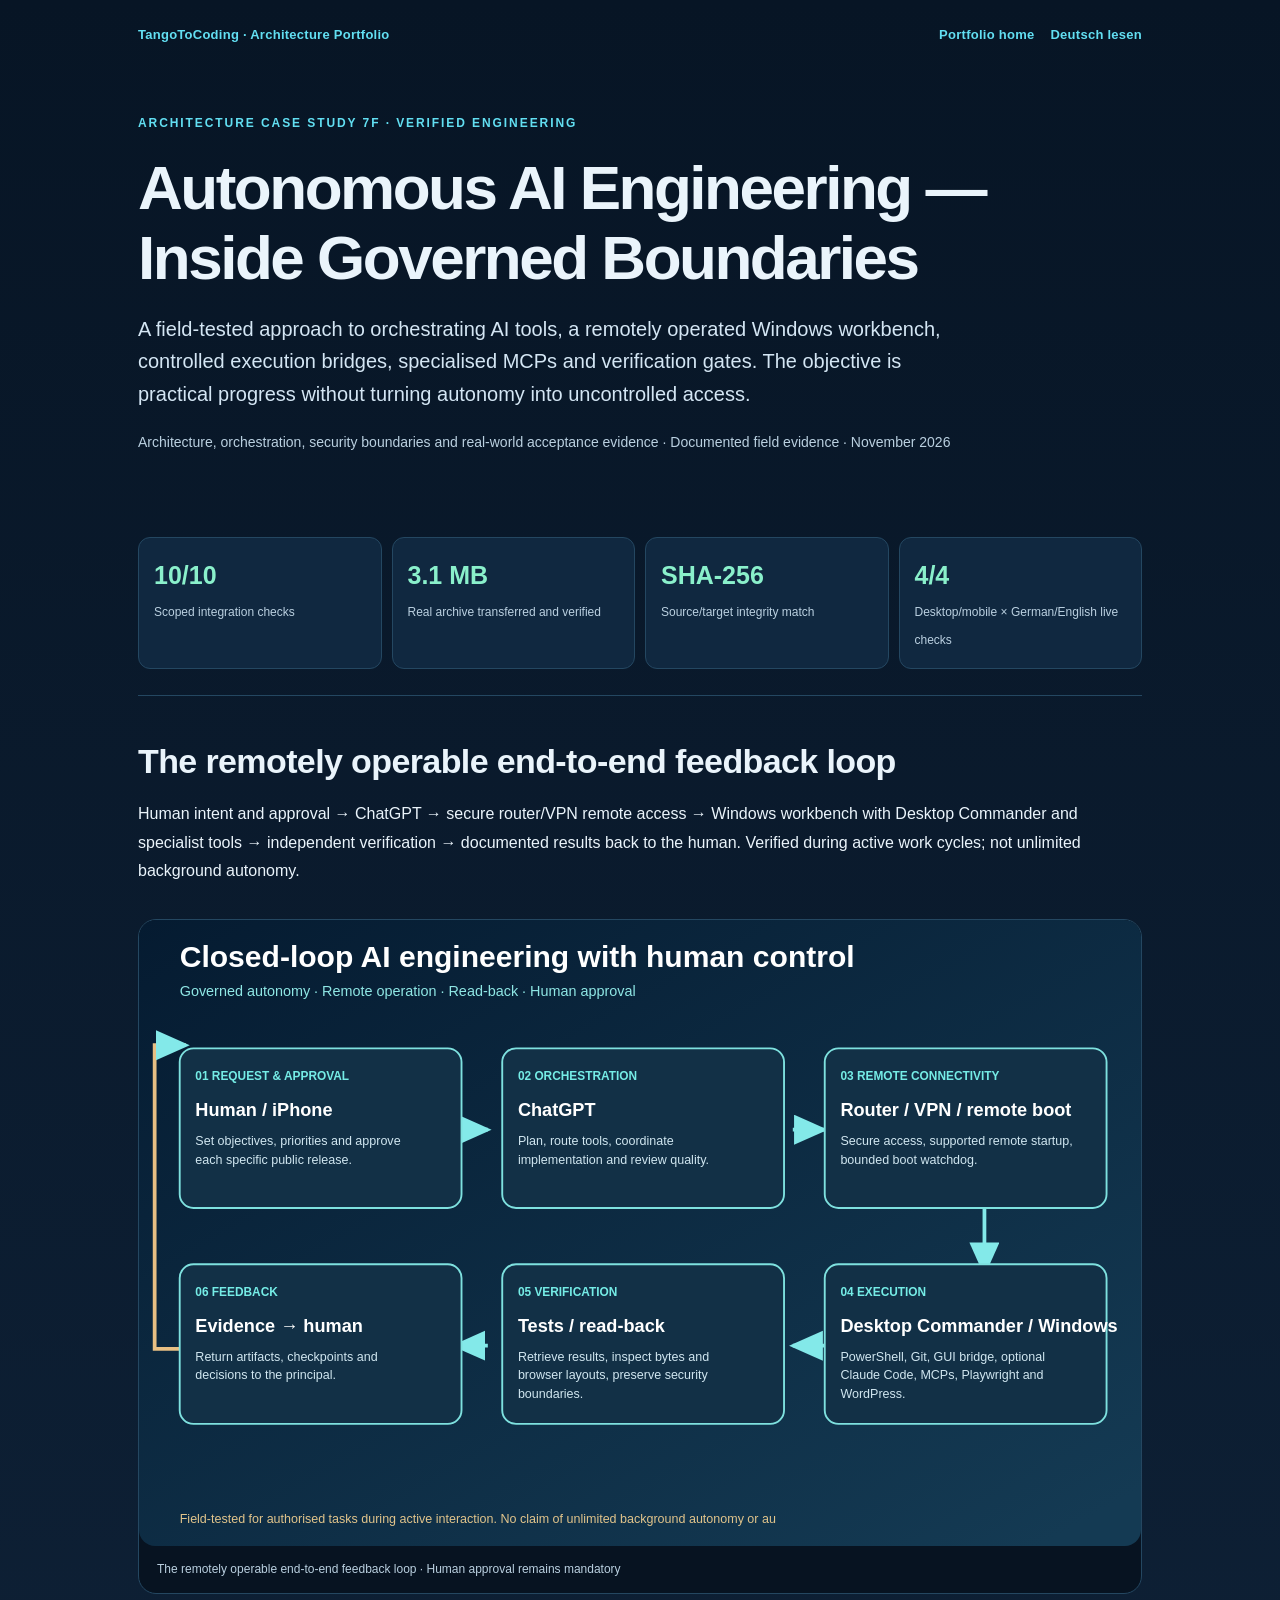
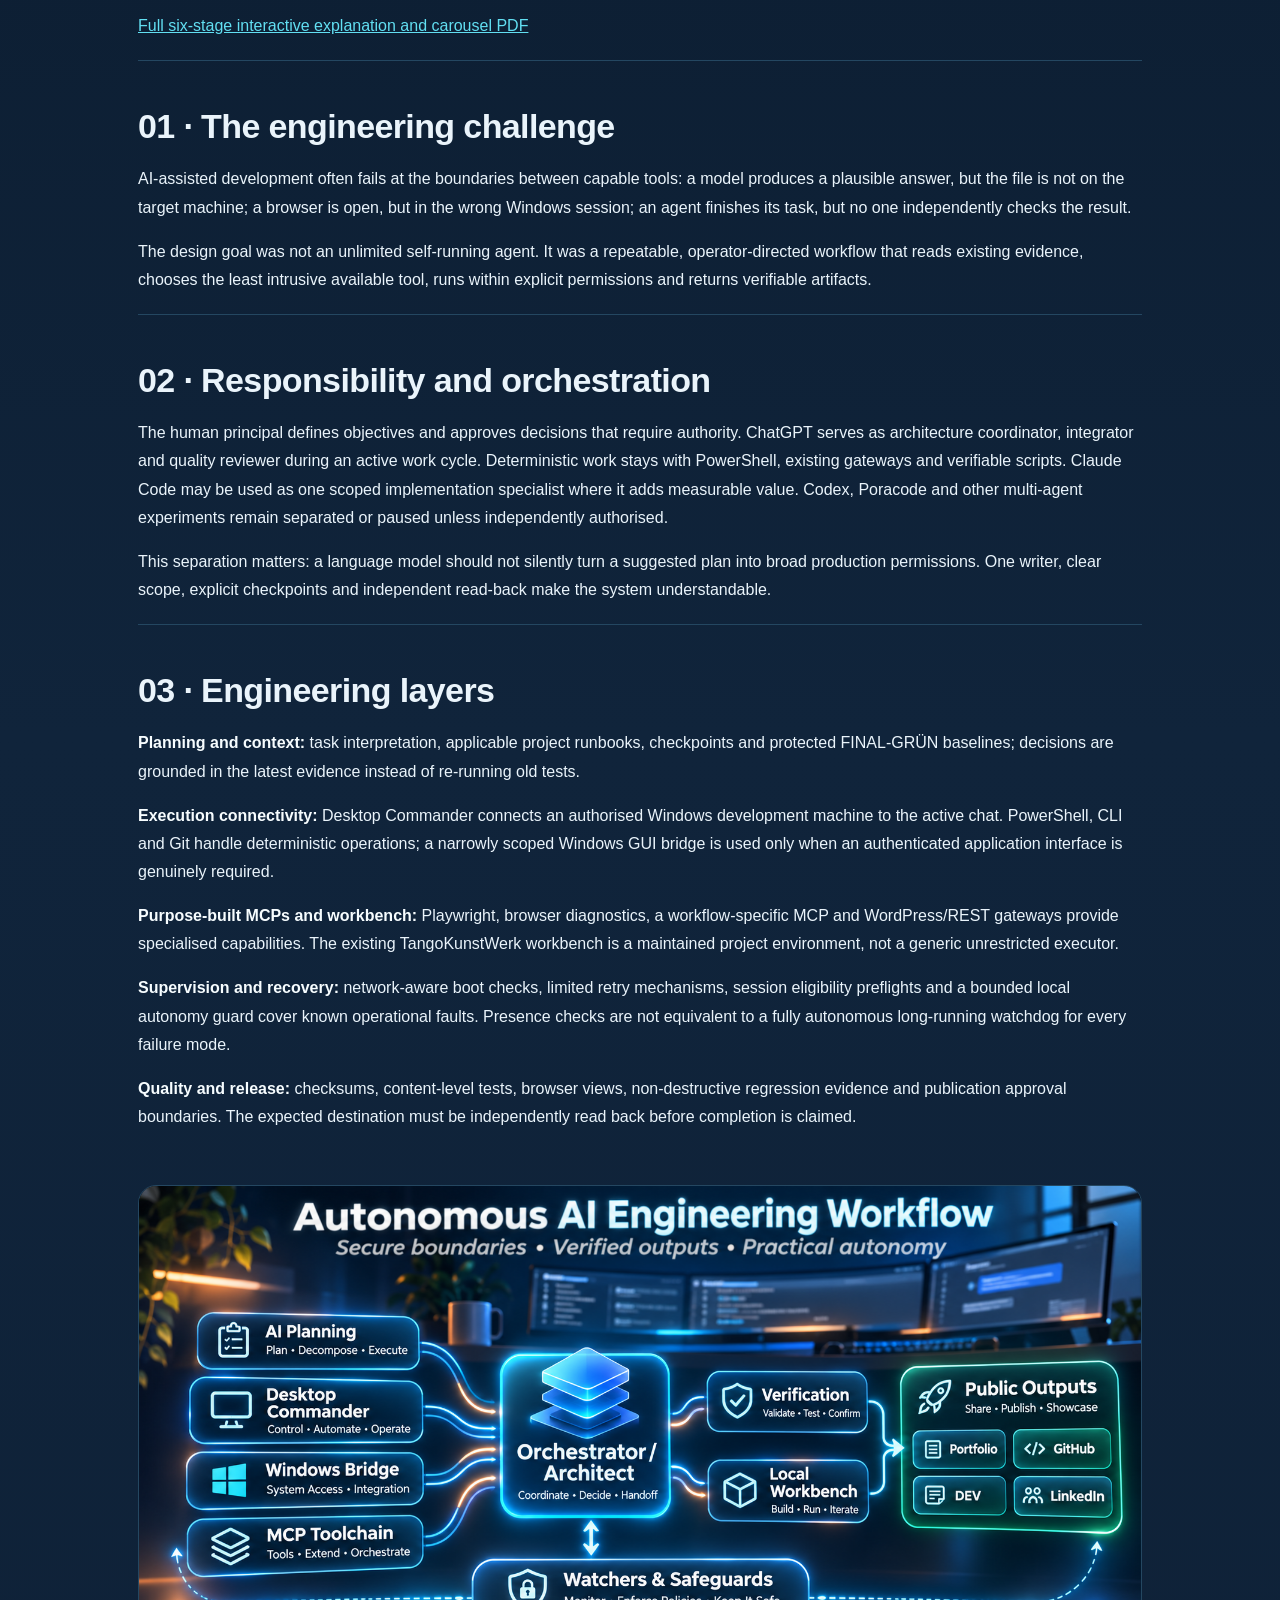
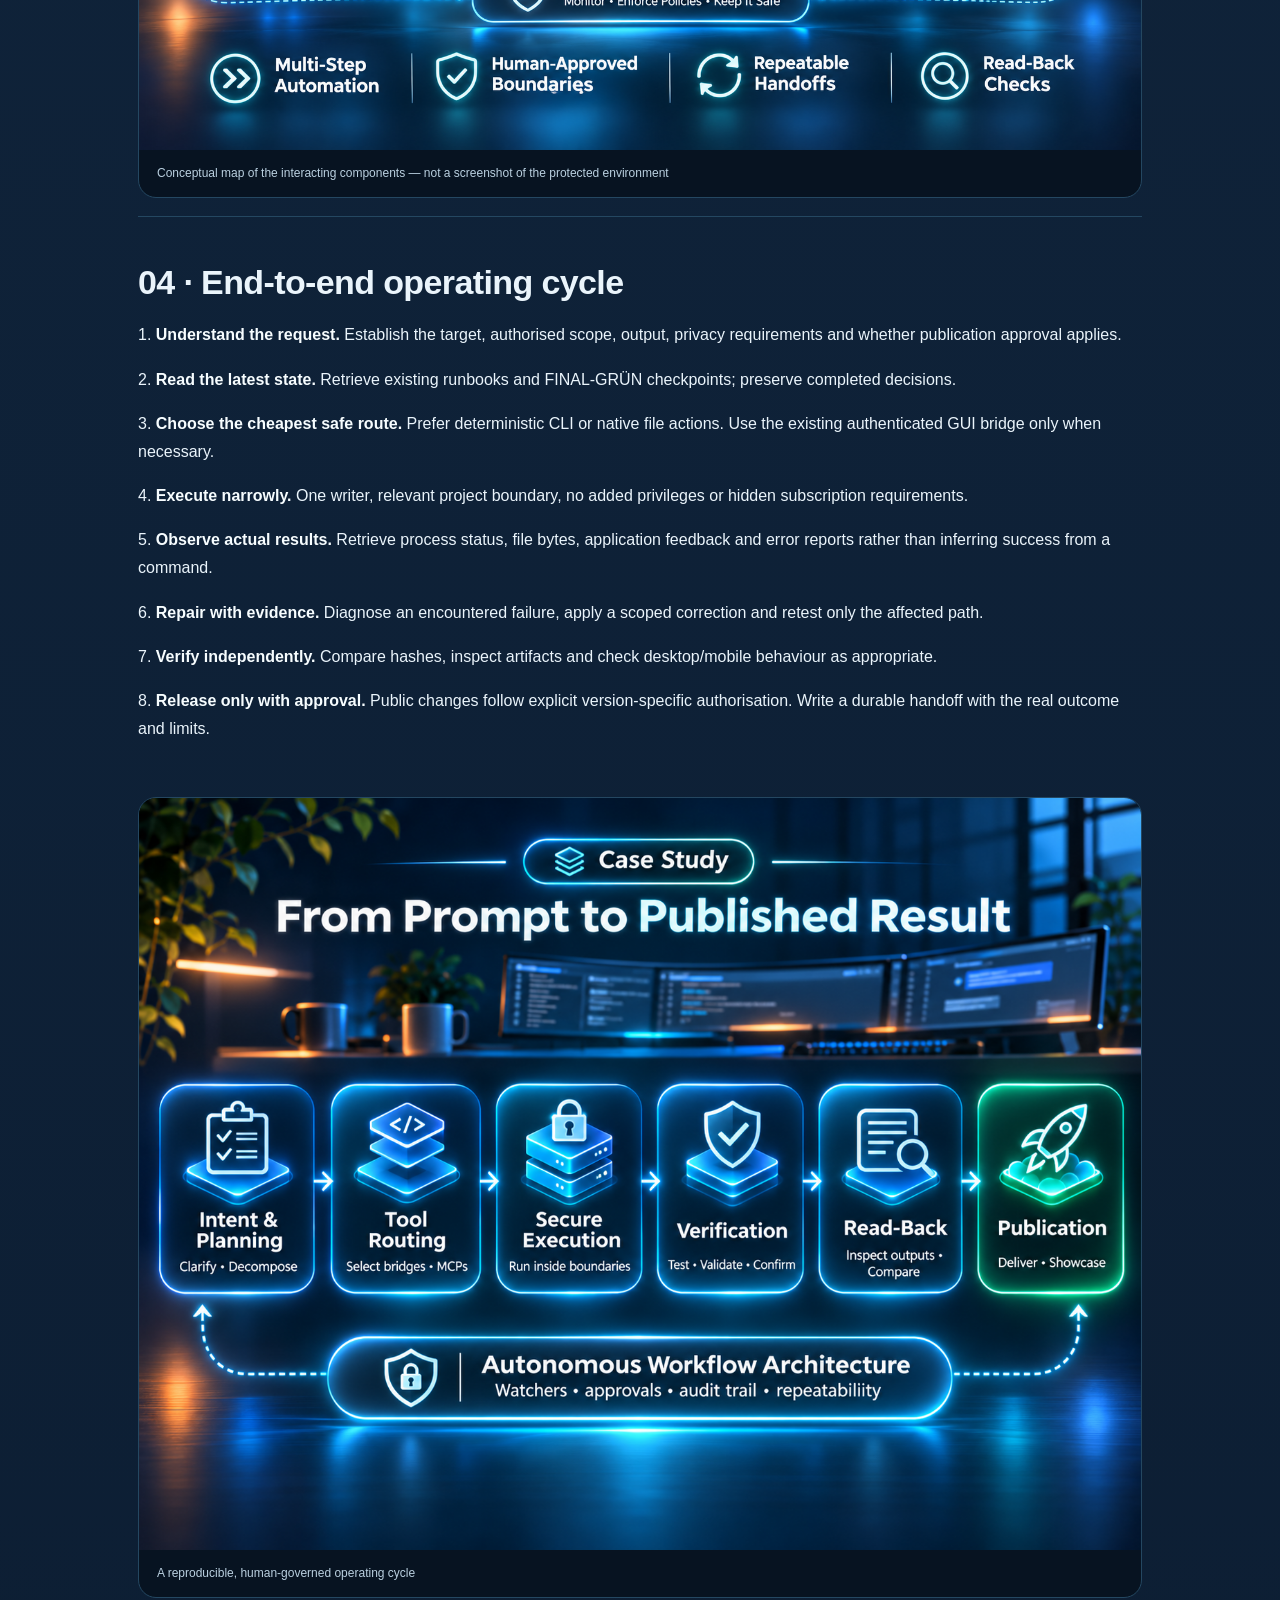
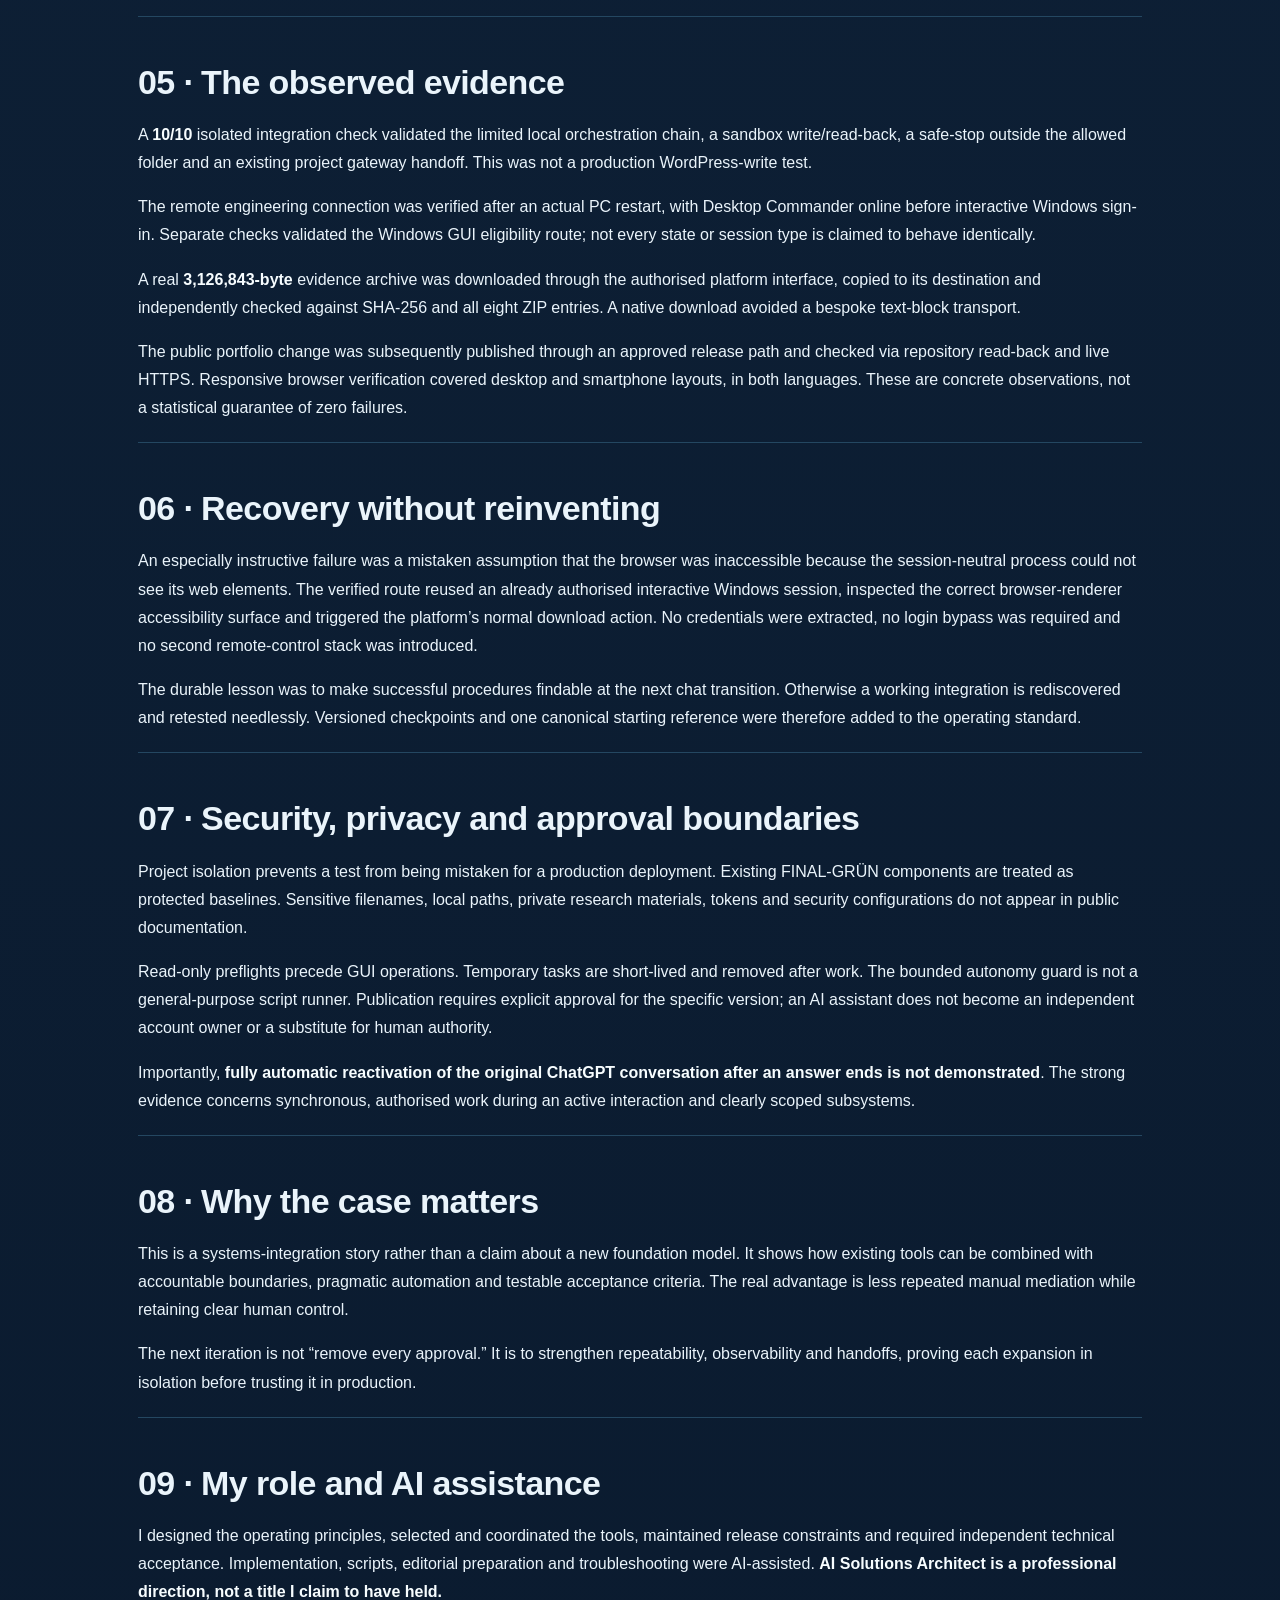
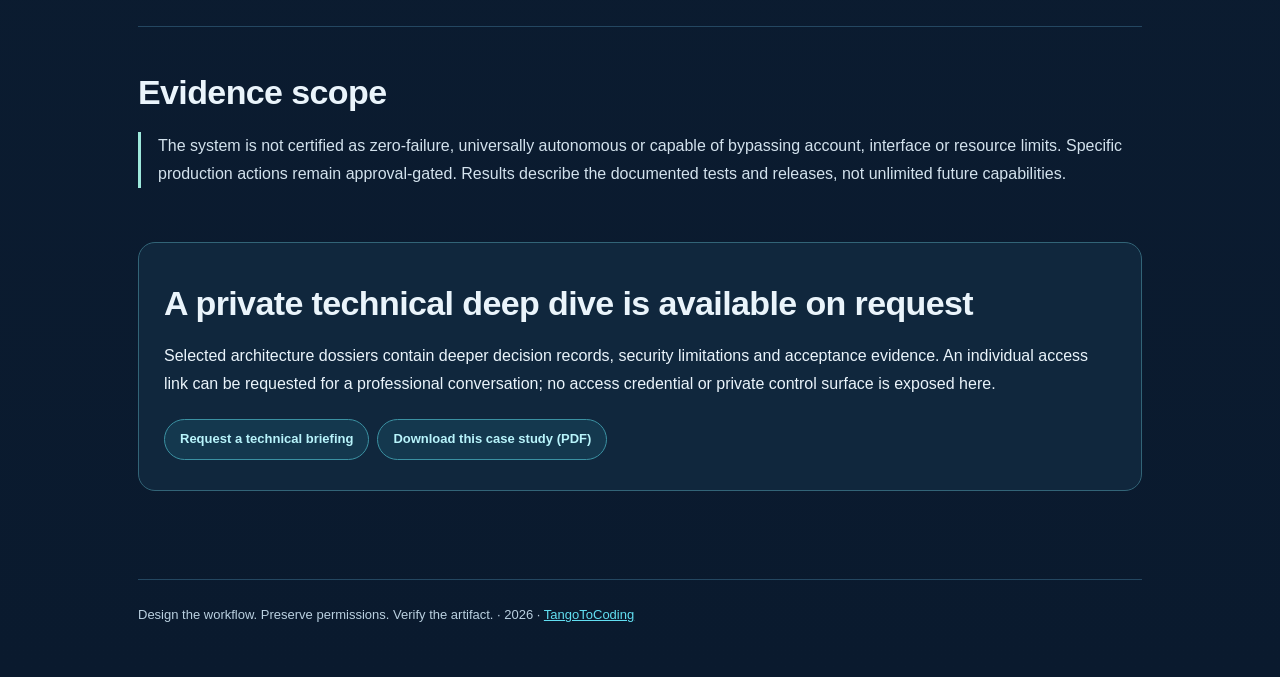
<file: workflow-case-study-en.html>
<!doctype html><html lang="en"><head><meta charset="utf-8"><meta name="viewport" content="width=device-width,initial-scale=1"><meta name="description" content="A field-tested approach to orchestrating AI tools, a remotely operated Windows workbench, controlled execution bridges, specialised MCPs and verification g"><title>Autonomous AI Engineering — Inside Governed Boundaries | TangoToCoding</title><link rel="canonical" href="https://tangotocoding.github.io/workflow-case-study-en.html"><style>
:root{color-scheme:dark;--bg:#081424;--panel:#102238;--line:#244761;--text:#eaf4fb;--muted:#bad0e0;--cyan:#62dff2;--green:#8af0cb}
*{box-sizing:border-box}html{scroll-behavior:smooth}body{margin:0;background:linear-gradient(180deg,#071525,#10243b 33%,#0a1a2e);color:var(--text);font:16px/1.76 "Segoe UI",Arial,sans-serif}
a{color:var(--cyan)}a:hover{color:white}.wrap{max-width:1060px;margin:auto;padding:0 28px}.nav{display:flex;justify-content:space-between;align-items:center;gap:14px;padding:24px 0;font-size:13px;font-weight:600;letter-spacing:.02em}.nav a{text-decoration:none}.nav .links{display:flex;gap:16px;flex-wrap:wrap}
.cover{padding:42px 0 42px}.eyebrow{font-size:12px;letter-spacing:.16em;color:var(--cyan);font-weight:800;text-transform:uppercase}h1{font-size:clamp(34px,5vw,62px);line-height:1.13;letter-spacing:-.04em;margin:19px 0 14px;max-width:950px}h2{font-size:clamp(23px,3vw,34px);line-height:1.24;letter-spacing:-.018em;margin:14px 0 18px}h3{font-size:21px;line-height:1.3}.lead{max-width:820px;font-size:20px;line-height:1.62;color:#d4e6f4}.meta{color:var(--muted);font-size:14px}
.figure{margin:34px 0 18px;border:1px solid var(--line);border-radius:18px;overflow:hidden;background:#071321}.figure img{display:block;width:100%;height:auto}.figure figcaption{padding:13px 18px;color:var(--muted);font-size:12px}
.facts{display:grid;grid-template-columns:repeat(4,1fr);gap:10px;margin:26px 0}.fact{border:1px solid var(--line);background:#102840;border-radius:12px;padding:15px}.fact b{font-size:25px;display:block;color:var(--green)}.fact span{font-size:12px;color:var(--muted)}
main{padding-bottom:54px}.sect{border-top:1px solid var(--line);padding:30px 0 20px}.sect p{margin:0 0 16px}.sect p:last-child{margin-bottom:0}.sect strong{color:#f7fdff}
.floating{border:1px solid #326477;background:#10273d;border-radius:17px;padding:25px;margin:34px 0}.warning{border-left:3px solid #9de8db;padding-left:17px;color:#d3e2ed}.footer{border-top:1px solid var(--line);padding:24px 0 50px;color:var(--muted);font-size:13px}
.pill{display:inline-block;border:1px solid #3b91a2;background:#14384e;color:#b8f4fb;border-radius:999px;padding:8px 15px;text-decoration:none;font-size:13px;font-weight:700;margin:5px 8px 5px 0}
@media(max-width:700px){.wrap{padding:0 18px}.cover{padding:24px 0}.lead{font-size:17px}.facts{grid-template-columns:repeat(2,1fr)}.nav{align-items:flex-start;flex-direction:column}.sect{padding:22px 0 12px}.figure{margin:22px 0}.floating{padding:18px}}
@media print{ @page{size:A4;margin:16mm 16mm 15mm 16mm}html,body{background:#fff!important;color:#182b3b!important;-webkit-print-color-adjust:exact;print-color-adjust:exact;font-size:10pt;line-height:1.44}a{color:#147396}.wrap{max-width:unset;padding:0}.nav{display:none}.cover{padding:0 0 8px}h1{font-size:33pt;color:#12344b}h2{font-size:17pt;break-after:avoid}.lead{font-size:12pt;color:#304e61}.eyebrow{color:#126e89}.meta{color:#406073}.figure{border-radius:8px;border-color:#accbd3;margin:10px 0;break-inside:avoid}.figure img{max-height:140mm;object-fit:contain;background:#071321}.figure figcaption{color:#436073}.facts{grid-template-columns:repeat(4,1fr);margin:12px 0;gap:6px;break-inside:avoid}.fact{background:#edf5f8;border-color:#bed5df;padding:9px}.fact b{color:#007079;font-size:16pt}.fact span{color:#294c5b}.sect{padding:10px 0 7px;border-color:#dbe5e9;break-inside:auto}.sect p{margin:0 0 8px;orphans:3;widows:3}.sect strong{color:#153a4d}.floating{background:#eef6f8;border-color:#aacbd8;padding:12px;break-inside:avoid}.warning{color:#304f5e}.footer{padding:8px 0 0;color:#526c77}.pill{border-color:#9bbcc6;background:#e8f4f6;color:#146c80;print-color-adjust:exact} }
</style></head>
<body><div class="wrap"><nav class="nav"><a href="index.html#case-studies">TangoToCoding · Architecture Portfolio</a><div class="links"><a href="index.html#case-studies">Portfolio home</a><a href="workflow-case-study-de.html">Deutsch lesen</a></div></nav>
<header class="cover"><div class="eyebrow">ARCHITECTURE CASE STUDY 7F · VERIFIED ENGINEERING</div><h1>Autonomous AI Engineering — Inside Governed Boundaries</h1><p class="lead">A field-tested approach to orchestrating AI tools, a remotely operated Windows workbench, controlled execution bridges, specialised MCPs and verification gates. The objective is practical progress without turning autonomy into uncontrolled access.</p><p class="meta">Architecture, orchestration, security boundaries and real-world acceptance evidence · Documented field evidence · November 2026</p></header><div class="facts"><div class="fact"><b>10/10</b><span>Scoped integration checks</span></div><div class="fact"><b>3.1 MB</b><span>Real archive transferred and verified</span></div><div class="fact"><b>SHA-256</b><span>Source/target integrity match</span></div><div class="fact"><b>4/4</b><span>Desktop/mobile × German/English live checks</span></div></div><main><section class="sect" id="closed-loop-control"><h2>The remotely operable end-to-end feedback loop</h2><p>Human intent and approval → ChatGPT → secure router/VPN remote access → Windows workbench with Desktop Commander and specialist tools → independent verification → documented results back to the human. Verified during active work cycles; not unlimited background autonomy.</p><figure class="figure"><img src="closed-loop-architecture-en.svg" width="1600" height="1000" alt="The remotely operable end-to-end feedback loop" loading="lazy"><figcaption>The remotely operable end-to-end feedback loop · Human approval remains mandatory</figcaption></figure><p><a href="closed-loop-architecture-en.html">Full six-stage interactive explanation and carousel PDF</a></p></section><section class="sect" id="section-1"><h2>01 · The engineering challenge</h2><p>AI-assisted development often fails at the boundaries between capable tools: a model produces a plausible answer, but the file is not on the target machine; a browser is open, but in the wrong Windows session; an agent finishes its task, but no one independently checks the result.</p><p>The design goal was not an unlimited self-running agent. It was a repeatable, operator-directed workflow that reads existing evidence, chooses the least intrusive available tool, runs within explicit permissions and returns verifiable artifacts.</p></section><section class="sect" id="section-2"><h2>02 · Responsibility and orchestration</h2><p>The human principal defines objectives and approves decisions that require authority. ChatGPT serves as architecture coordinator, integrator and quality reviewer during an active work cycle. Deterministic work stays with PowerShell, existing gateways and verifiable scripts. Claude Code may be used as one scoped implementation specialist where it adds measurable value. Codex, Poracode and other multi-agent experiments remain separated or paused unless independently authorised.</p><p>This separation matters: a language model should not silently turn a suggested plan into broad production permissions. One writer, clear scope, explicit checkpoints and independent read-back make the system understandable.</p></section><section class="sect" id="section-3"><h2>03 · Engineering layers</h2><p><strong>Planning and context:</strong> task interpretation, applicable project runbooks, checkpoints and protected FINAL-GRÜN baselines; decisions are grounded in the latest evidence instead of re-running old tests.</p><p><strong>Execution connectivity:</strong> Desktop Commander connects an authorised Windows development machine to the active chat. PowerShell, CLI and Git handle deterministic operations; a narrowly scoped Windows GUI bridge is used only when an authenticated application interface is genuinely required.</p><p><strong>Purpose-built MCPs and workbench:</strong> Playwright, browser diagnostics, a workflow-specific MCP and WordPress/REST gateways provide specialised capabilities. The existing TangoKunstWerk workbench is a maintained project environment, not a generic unrestricted executor.</p><p><strong>Supervision and recovery:</strong> network-aware boot checks, limited retry mechanisms, session eligibility preflights and a bounded local autonomy guard cover known operational faults. Presence checks are not equivalent to a fully autonomous long-running watchdog for every failure mode.</p><p><strong>Quality and release:</strong> checksums, content-level tests, browser views, non-destructive regression evidence and publication approval boundaries. The expected destination must be independently read back before completion is claimed.</p></section><figure class="figure"><img src="autonomous-ai-orchestration-overview.png" width="1672" height="941" alt="Conceptual architecture map with an AI orchestrator, Desktop Commander, Windows Bridge, MCP tools, safeguards, verification and public outputs"><figcaption>Conceptual map of the interacting components — not a screenshot of the protected environment</figcaption></figure><section class="sect" id="section-4"><h2>04 · End-to-end operating cycle</h2><p>1. <strong>Understand the request.</strong> Establish the target, authorised scope, output, privacy requirements and whether publication approval applies.</p><p>2. <strong>Read the latest state.</strong> Retrieve existing runbooks and FINAL-GRÜN checkpoints; preserve completed decisions.</p><p>3. <strong>Choose the cheapest safe route.</strong> Prefer deterministic CLI or native file actions. Use the existing authenticated GUI bridge only when necessary.</p><p>4. <strong>Execute narrowly.</strong> One writer, relevant project boundary, no added privileges or hidden subscription requirements.</p><p>5. <strong>Observe actual results.</strong> Retrieve process status, file bytes, application feedback and error reports rather than inferring success from a command.</p><p>6. <strong>Repair with evidence.</strong> Diagnose an encountered failure, apply a scoped correction and retest only the affected path.</p><p>7. <strong>Verify independently.</strong> Compare hashes, inspect artifacts and check desktop/mobile behaviour as appropriate.</p><p>8. <strong>Release only with approval.</strong> Public changes follow explicit version-specific authorisation. Write a durable handoff with the real outcome and limits.</p></section><figure class="figure"><img src="from-intent-to-verified-result.png" width="1448" height="1086" alt="Six-stage AI-assisted engineering flow from intent and planning through tool routing, secure execution, verification, read-back and publication"><figcaption>A reproducible, human-governed operating cycle</figcaption></figure><section class="sect" id="section-5"><h2>05 · The observed evidence</h2><p>A <strong>10/10</strong> isolated integration check validated the limited local orchestration chain, a sandbox write/read-back, a safe-stop outside the allowed folder and an existing project gateway handoff. This was not a production WordPress-write test.</p><p>The remote engineering connection was verified after an actual PC restart, with Desktop Commander online before interactive Windows sign-in. Separate checks validated the Windows GUI eligibility route; not every state or session type is claimed to behave identically.</p><p>A real <strong>3,126,843-byte</strong> evidence archive was downloaded through the authorised platform interface, copied to its destination and independently checked against SHA-256 and all eight ZIP entries. A native download avoided a bespoke text-block transport.</p><p>The public portfolio change was subsequently published through an approved release path and checked via repository read-back and live HTTPS. Responsive browser verification covered desktop and smartphone layouts, in both languages. These are concrete observations, not a statistical guarantee of zero failures.</p></section><section class="sect" id="section-6"><h2>06 · Recovery without reinventing</h2><p>An especially instructive failure was a mistaken assumption that the browser was inaccessible because the session-neutral process could not see its web elements. The verified route reused an already authorised interactive Windows session, inspected the correct browser-renderer accessibility surface and triggered the platform’s normal download action. No credentials were extracted, no login bypass was required and no second remote-control stack was introduced.</p><p>The durable lesson was to make successful procedures findable at the next chat transition. Otherwise a working integration is rediscovered and retested needlessly. Versioned checkpoints and one canonical starting reference were therefore added to the operating standard.</p></section><section class="sect" id="section-7"><h2>07 · Security, privacy and approval boundaries</h2><p>Project isolation prevents a test from being mistaken for a production deployment. Existing FINAL-GRÜN components are treated as protected baselines. Sensitive filenames, local paths, private research materials, tokens and security configurations do not appear in public documentation.</p><p>Read-only preflights precede GUI operations. Temporary tasks are short-lived and removed after work. The bounded autonomy guard is not a general-purpose script runner. Publication requires explicit approval for the specific version; an AI assistant does not become an independent account owner or a substitute for human authority.</p><p>Importantly, <strong>fully automatic reactivation of the original ChatGPT conversation after an answer ends is not demonstrated</strong>. The strong evidence concerns synchronous, authorised work during an active interaction and clearly scoped subsystems.</p></section><section class="sect" id="section-8"><h2>08 · Why the case matters</h2><p>This is a systems-integration story rather than a claim about a new foundation model. It shows how existing tools can be combined with accountable boundaries, pragmatic automation and testable acceptance criteria. The real advantage is less repeated manual mediation while retaining clear human control.</p><p>The next iteration is not “remove every approval.” It is to strengthen repeatability, observability and handoffs, proving each expansion in isolation before trusting it in production.</p></section><section class="sect" id="section-9"><h2>09 · My role and AI assistance</h2><p>I designed the operating principles, selected and coordinated the tools, maintained release constraints and required independent technical acceptance. Implementation, scripts, editorial preparation and troubleshooting were AI-assisted. <strong>AI Solutions Architect is a professional direction, not a title I claim to have held.</strong></p></section><section class="sect"><h2>Evidence scope</h2><p class="warning">The system is not certified as zero-failure, universally autonomous or capable of bypassing account, interface or resource limits. Specific production actions remain approval-gated. Results describe the documented tests and releases, not unlimited future capabilities.</p></section><section class="floating" id="further-reading"><h2>A private technical deep dive is available on request</h2><p>Selected architecture dossiers contain deeper decision records, security limitations and acceptance evidence. An individual access link can be requested for a professional conversation; no access credential or private control surface is exposed here.</p><a class="pill" href="index.html#contact">Request a technical briefing</a><a class="pill" href="7F_Fallstudie_EN.pdf" download>Download this case study (PDF)</a></section></main><footer class="footer">Design the workflow. Preserve permissions. Verify the artifact. · 2026 · <a href="index.html#contact">TangoToCoding</a></footer></div></body></html>
</file>
<file: style.css>
:root{color-scheme:dark;--bg:#0b1720;--panel:#142f39;--teal:#83d9ce;--gold:#c6a675;--white:#f1f7f8;--muted:#b7cbd4;--edge:#40636c}*{box-sizing:border-box}html{scroll-behavior:smooth;scroll-padding-top:110px}body{margin:0;background:var(--bg);color:var(--white);font-family:system-ui,-apple-system,BlinkMacSystemFont,"Segoe UI",sans-serif;line-height:1.65}html[lang=de] span[lang=en],html[lang=en] span[lang=de]{display:none}a{color:inherit;text-decoration:none}button{font:inherit;cursor:pointer}a:focus-visible,button:focus-visible,summary:focus-visible{outline:2px solid var(--gold);outline-offset:5px}.skip{position:fixed;top:-100px;left:12px;z-index:99;background:var(--teal);color:var(--bg);padding:12px}.skip:focus{top:12px}header{position:sticky;top:0;z-index:10;background:#0b1720f5;border-bottom:1px solid #40636c66}.nav{max-width:1320px;margin:auto;padding:20px 40px;display:flex;align-items:center;gap:30px;justify-content:space-between}.brand{display:flex;gap:15px;align-items:center;font-size:18px;font-weight:650;line-height:1.2}.brand small{display:block;font-size:9px;letter-spacing:.18em;color:var(--teal);margin-top:6px}.monogram{font-size:26px;letter-spacing:-.13em;color:var(--teal);padding:9px 13px 9px 8px;border:1px solid var(--edge);border-radius:8px}nav{display:flex;gap:24px;font-size:14px;color:var(--muted)}nav a:hover{color:var(--teal)}.languages{display:flex;gap:4px;border:1px solid var(--edge);border-radius:8px;padding:4px}.languages button{border:0;background:none;color:var(--muted);font-size:12px;padding:6px 9px;border-radius:4px}.languages button[aria-pressed=true]{background:var(--teal);color:var(--bg);font-weight:700}main{max-width:1320px;margin:auto;padding:0 40px}.hero{padding:100px 0 32px;display:grid;grid-template-columns:1.25fr .85fr;gap:45px;align-items:center}.eyebrow{font-size:11px;letter-spacing:.19em;font-weight:700;color:var(--teal);line-height:1.5}.dot{display:inline-block;width:8px;height:8px;border-radius:50%;background:var(--gold);margin-right:9px}h1,h2,h3,p{margin:0}h1{font-size:clamp(39px,5.2vw,76px);letter-spacing:-.055em;line-height:1.09;margin:28px 0}h1 em{color:var(--teal);font-style:normal}.intro,.lede{font-size:clamp(16px,1.6vw,21px);color:var(--muted);max-width:760px;line-height:1.65}.actions{display:flex;flex-wrap:wrap;gap:14px;margin-top:32px}.primary,.secondary{display:inline-flex;align-items:center;justify-content:center;gap:10px;font-size:14px;font-weight:650;border-radius:7px;padding:13px 21px}.primary{background:var(--teal);color:var(--bg)}.secondary{border:1px solid var(--edge);color:var(--white)}.primary:hover,.secondary:hover{box-shadow:0 0 0 2px var(--gold)}.hero-visual{position:relative;aspect-ratio:1;max-width:460px;width:100%;margin:auto;background:radial-gradient(circle,#173d46 0,transparent 66%);display:grid;place-items:center}.ring{position:absolute;border:1px solid var(--edge);border-radius:50%;inset:12%}.r2{inset:23%;border-style:dashed}.r3{inset:34%;border-color:var(--teal);box-shadow:0 0 28px #83d9ce18}.hub{z-index:1;text-align:center;font-size:clamp(28px,4.5vw,60px);font-weight:300;letter-spacing:-.05em;line-height:1}.hub span{display:block;color:var(--gold);font-size:9px;font-weight:700;letter-spacing:.15em;margin-top:12px}.node{position:absolute;background:var(--bg);border:1px solid var(--edge);border-radius:6px;padding:8px 13px;font-size:10px;letter-spacing:.15em;color:var(--teal);font-weight:700}.n1{top:9%;left:50%;transform:translateX(-50%)}.n2{right:0;top:46%}.n3{bottom:9%;left:50%;transform:translateX(-50%)}.n4{left:0;top:46%}.metrics{grid-column:1/-1;display:grid;grid-template-columns:repeat(4,1fr);border-block:1px solid var(--edge);margin-top:32px;padding:26px 0}.metrics div{padding:0 20px;border-right:1px solid var(--edge)}.metrics div:last-child{border:0}.metrics strong{font-size:38px;font-weight:400;color:var(--gold);line-height:1.3;display:block}.metrics span{color:var(--muted);font-size:13px}.section{padding:112px 0;border-bottom:1px solid #40636c66}.section h2,footer h2{font-size:clamp(30px,4vw,54px);letter-spacing:-.045em;line-height:1.15;margin:15px 0 18px}.steps{display:grid;grid-template-columns:repeat(5,1fr);gap:12px;margin:42px 0}.step{padding:23px 18px 26px;border:1px solid var(--edge);border-top:3px solid var(--teal);background:linear-gradient(150deg,var(--panel),var(--bg));border-radius:9px}.step>span,.number{color:var(--gold);font-size:13px;letter-spacing:.1em}.step h3{font-size:19px;margin:16px 0 8px}.step p{font-size:14px;color:var(--muted)}.principle{display:flex;align-items:center;gap:20px;padding:24px;border-left:2px solid var(--gold);background:#142f3977;color:var(--teal);font-size:18px}.diamond{font-size:40px;color:var(--gold)}.features{display:grid;grid-template-columns:repeat(2,minmax(0,1fr));gap:24px;margin-top:42px}.feature{border:1px solid var(--edge);border-radius:12px;overflow:hidden;background:var(--panel);transition:border-color .2s,transform .2s}.feature:hover{border-color:var(--teal);transform:translateY(-3px)}.feature-art{background:#0d2029;padding:18px}.feature-art svg{display:block;width:100%;height:auto}.feature-content{padding:26px}.feature h3{font-size:25px;letter-spacing:-.025em;line-height:1.3;margin:12px 0}.feature p{color:var(--muted);margin-bottom:18px}.feature-link{color:var(--teal);font-weight:650;font-size:14px}.domains{display:grid;grid-template-columns:repeat(2,minmax(0,1fr));gap:24px;margin-top:42px;align-items:start}.domain{background:#10242e;border:1px solid var(--edge);border-radius:12px;padding:25px}.domain-top{display:flex;justify-content:space-between;align-items:center}.number{font-size:25px}.count{color:var(--muted);font-size:12px}.domain h3{font-size:23px;line-height:1.3;margin:14px 0 18px;color:var(--teal)}.reference{border-top:1px solid var(--edge);scroll-margin-top:100px}.reference summary{display:flex;justify-content:space-between;align-items:center;gap:15px;cursor:pointer;list-style:none;padding:16px 0;font-weight:600;font-size:15px}.reference summary::-webkit-details-marker{display:none}.plus{font-size:23px;color:var(--teal);font-weight:300}.reference[open] .plus{transform:rotate(45deg)}.reference-body{font-size:15px;color:var(--muted);padding-bottom:20px;overflow-wrap:anywhere}.evidence{border-left:2px solid var(--gold);padding:10px 13px;margin-top:18px;background:#0b1720}.evidence b{color:var(--gold);font-size:12px}.evidence p{margin-top:6px}.vision-panel{display:grid;grid-template-columns:1fr 1.4fr;align-items:center;gap:50px;margin-top:40px;padding:40px;border:1px solid var(--edge);border-radius:14px;background:linear-gradient(140deg,#142f39,#0b1720)}.gold{color:var(--gold)}.vision-panel h3{font-size:clamp(23px,3vw,35px);line-height:1.25;letter-spacing:-.03em;margin:18px 0}.vision-panel p{color:var(--muted)}.vision-orbit{position:relative;aspect-ratio:1;display:grid;place-items:center;max-width:320px;width:100%;margin:auto}.orbit{position:absolute;inset:10%;border:1px solid var(--teal);border-radius:50%;transform:rotate(-35deg) scaleY(.6)}.orbit.b{transform:rotate(35deg) scaleY(.6);border-color:var(--gold)}.orbit.c{transform:rotate(90deg) scaleY(.6);border-color:var(--edge)}.core{font-size:52px;font-weight:300;background:var(--bg);border:1px solid var(--edge);padding:18px 28px;border-radius:50%;z-index:1}footer{max-width:1320px;margin:auto;padding:68px 40px 35px}.footer-inner{display:flex;align-items:center;justify-content:space-between;gap:24px}.footer-inner p,.footer-note{color:var(--muted);font-size:14px}.footer-note{border-top:1px solid var(--edge);margin-top:40px;padding-top:22px;font-size:12px}@media(max-width:900px){.nav{padding:16px 24px;gap:12px;flex-wrap:wrap}nav{order:3;width:100%;justify-content:center;gap:20px;flex-wrap:wrap}main{padding:0 24px}.hero{grid-template-columns:1fr;padding-top:65px;gap:20px}.hero-visual{max-width:360px}.steps{grid-template-columns:repeat(2,1fr)}.section{padding:80px 0}.vision-panel{gap:24px;padding:28px}footer{padding:50px 24px}}@media(max-width:560px){.nav{padding:12px 16px}.brand{font-size:16px}.monogram{font-size:22px}.brand small{font-size:8px}nav{gap:13px;font-size:12px}main{padding:0 18px}.hero{padding-top:48px}.hero h1{font-size:43px}.hero-visual{max-width:290px}.metrics{grid-template-columns:repeat(2,1fr);row-gap:22px}.metrics div:nth-child(2){border:0}.metrics strong{font-size:30px}.steps,.features,.domains,.vision-panel{grid-template-columns:1fr}.steps{gap:10px}.section{padding:68px 0}.feature-content,.domain{padding:20px}.vision-panel{padding:22px}.vision-orbit{max-width:210px}.footer-inner{align-items:flex-start;flex-direction:column}footer{padding:45px 18px}.principle{font-size:16px;padding:16px}.actions a{flex:1;min-width:130px;padding:12px 10px;font-size:13px}}@media(prefers-reduced-motion:reduce){*{scroll-behavior:auto!important;transition:none!important}}
/* Additive styles: existing accepted sections remain unchanged. */
.bio-layout{display:grid;grid-template-columns:minmax(220px,.7fr) 1.4fr;gap:46px;margin-top:40px;align-items:stretch}.bio-emblem{min-height:300px;display:flex;align-items:center;justify-content:center;flex-direction:column;gap:22px;background:radial-gradient(ellipse at 50% 40%,#21444c,#10242e 68%);border:1px solid var(--edge);border-radius:12px;position:relative;overflow:hidden}.bio-mark{font-size:clamp(58px,8vw,108px);letter-spacing:-.13em;font-weight:250;color:var(--teal);line-height:1;padding-right:.13em}.bio-emblem .eyebrow{font-size:9px;color:var(--gold);text-align:center}.bio-lines{display:flex;gap:8px;width:40%;justify-content:center}.bio-lines i{height:1px;background:var(--gold);flex:1}.bio-copy{display:grid;gap:20px;align-content:center}.bio-copy p{color:var(--muted);font-size:17px;line-height:1.8}.interactive-architecture{border:1px solid var(--edge);border-radius:12px;background:linear-gradient(145deg,#142f39,#0b1720);padding:28px;margin:36px 0}.flow-hint{margin:10px 0 22px;color:var(--muted);font-size:15px}.flow-grid{display:grid;gap:8px}.flow-stage{border:1px solid var(--edge);background:#0d2029;border-radius:7px}.flow-stage[open]{border-color:var(--teal);background:#142f39}.flow-stage summary{list-style:none;display:grid;grid-template-columns:38px 1fr 24px;align-items:center;gap:12px;padding:14px 18px;cursor:pointer;font-weight:600}.flow-stage summary::-webkit-details-marker{display:none}.flow-stage summary .number{font-size:15px}.flow-stage[open] .plus{transform:rotate(45deg)}.flow-detail{padding:0 20px 20px 68px;color:var(--muted);font-size:15px}.flow-detail a{display:inline-block;margin-top:12px}.flow-note{color:var(--muted);font-size:13px;margin-top:20px}.vision-target{padding:26px;border:1px solid var(--edge);border-radius:12px;margin-top:24px;background:#10242e}.vision-map{display:grid;grid-template-columns:repeat(4,minmax(0,1fr));gap:22px;margin-top:22px}.vision-node{position:relative;border:1px solid var(--edge);border-radius:8px;padding:20px 14px;background:#0b1720}.vision-node:not(:last-child):after{content:"→";position:absolute;right:-19px;top:42%;color:var(--teal)}.vision-node .number{font-size:12px}.vision-node h3{font-size:17px;color:var(--teal);margin:10px 0;line-height:1.35}.vision-node p{font-size:13px;color:var(--muted)}.contact-panel{display:flex;align-items:center;justify-content:space-between;gap:30px;margin-top:34px;border:1px solid var(--edge);border-radius:12px;padding:34px;background:linear-gradient(135deg,#142f39,#0b1720)}.contact-panel h3{font-size:25px;margin:12px 0}.contact-panel p{color:var(--muted);max-width:650px}.contact-panel>a{flex-shrink:0}nav{gap:16px}@media(max-width:1100px){.nav{gap:18px}nav{gap:11px;font-size:13px}}@media(max-width:900px){.nav{gap:12px}nav{gap:16px}.bio-layout{gap:24px}.vision-map{grid-template-columns:repeat(2,minmax(0,1fr))}.vision-node:nth-child(2):after{display:none}.contact-panel{align-items:flex-start;flex-direction:column}}@media(max-width:560px){nav{font-size:12px;gap:8px 13px}.bio-layout{grid-template-columns:1fr}.bio-emblem{min-height:210px}.bio-copy p{font-size:16px}.interactive-architecture,.vision-target,.contact-panel{padding:19px}.flow-stage summary{padding:12px;gap:7px;grid-template-columns:24px 1fr 20px;font-size:14px}.flow-detail{padding:0 14px 16px 43px}.vision-map{grid-template-columns:1fr;gap:23px}.vision-node:not(:last-child):after{display:block;content:"↓";right:auto;left:48%;top:auto;bottom:-24px}.contact-panel>a{width:100%}}

.bio-portrait{min-height:0;align-self:center;display:block;padding:0;background:#061d29;border:0;overflow:hidden}.bio-portrait img{display:block;width:100%;height:auto;border-radius:12px}@media(max-width:560px){.bio-portrait{max-width:360px;width:100%;margin:auto}}


/* Phase 7 additive portfolio case studies, isolated release preview */
.case-section{scroll-margin-top:110px}.case-grid{display:grid;grid-template-columns:repeat(3,minmax(0,1fr));gap:18px;margin-top:38px}.case-card{border:1px solid var(--edge);border-top:3px solid var(--teal);border-radius:11px;padding:26px 23px 22px;background:linear-gradient(155deg,#142f39,#0b1720);display:flex;flex-direction:column;gap:16px;min-width:0}.case-top{display:flex;align-items:center;justify-content:space-between;gap:12px}.case-num{font-size:17px;color:var(--gold);letter-spacing:.1em}.case-kicker{color:var(--muted);font-size:9px;letter-spacing:.13em;text-align:right}.case-card h3{font-size:22px;line-height:1.25;color:var(--teal);margin:0}.case-card p{font-size:14px;color:var(--muted);line-height:1.65;margin:0}.case-card .case-proof{border-left:2px solid var(--gold);padding-left:12px;color:var(--white);font-size:13px}.case-downloads{display:grid;gap:9px;margin-top:auto;padding-top:10px}.case-downloads a{color:var(--bg);background:var(--teal);font-size:13px;font-weight:650;padding:11px 13px;border-radius:6px;text-align:center;text-decoration:none}.case-downloads a+a{background:transparent;border:1px solid var(--edge);color:var(--white)}.case-downloads a:focus-visible{outline:2px solid var(--gold);outline-offset:3px}.case-note{font-size:12px;color:var(--muted);line-height:1.7;margin-top:27px;max-width:850px}@media(max-width:1050px){.case-grid{grid-template-columns:1fr 1fr}}@media(max-width:700px){.case-grid{grid-template-columns:1fr}.case-card{padding:22px 19px}.case-card h3{font-size:21px}}


/* Phase 8: additive employer-access presentation, no protected originals changed */
.private-dossier-panel{display:grid;grid-template-columns:54px 1fr;gap:24px;align-items:start;padding:28px;margin-top:36px;border:1px solid var(--edge);border-left:3px solid var(--gold);border-radius:10px;background:linear-gradient(120deg,#142f39,#0b1720)}.private-dossier-mark{font-size:40px;font-weight:300;color:var(--gold);line-height:1}.private-dossier-panel h3{font-size:26px;color:var(--teal);margin:10px 0}.private-dossier-panel p{font-size:15px;color:var(--muted);margin:9px 0;line-height:1.7}.private-dossier-panel .private-dossier-request{font-size:13px;color:var(--gold)}.private-dossier-panel a{display:inline-block;margin-top:13px;padding:12px 19px;border-radius:6px;border:1px solid var(--teal);color:var(--teal);font-size:13px;font-weight:700}.private-dossier-panel a:focus-visible{outline:2px solid var(--gold);outline-offset:3px}@media(max-width:560px){.private-dossier-panel{grid-template-columns:1fr;padding:19px;gap:6px}.private-dossier-mark{font-size:30px}.private-dossier-panel h3{font-size:22px}}


/* Cross-link network: additive, bilingual, static, responsive */
.network-section{scroll-margin-top:105px;margin:65px 0 0;padding:0 0 35px}.network-section h2{margin:15px 0}.network-grid{display:grid;grid-template-columns:repeat(3,minmax(0,1fr));gap:15px;margin-top:28px}.network-tile{display:flex;flex-direction:column;gap:13px;padding:26px 22px;background:linear-gradient(145deg,#142f39,#0b1720);border:1px solid var(--edge);border-radius:10px;text-decoration:none;min-width:0;transition:border-color .15s,transform .15s}.network-tile:hover{border-color:var(--teal);transform:translateY(-2px)}.network-tile:focus-visible{outline:2px solid var(--gold);outline-offset:4px}.network-index{color:var(--gold);font-size:10px;letter-spacing:.14em;font-weight:700}.network-tile strong{font-size:19px;color:var(--teal);line-height:1.35}.network-description{font-size:14px;color:var(--muted);line-height:1.65;flex:1}.network-link{color:var(--white);font-weight:650;font-size:13px;padding-top:9px}@media(max-width:900px){.network-grid{grid-template-columns:1fr 1fr}}@media(max-width:600px){.network-grid{grid-template-columns:1fr}.network-tile{padding:22px}.network-section{margin-top:44px}}

/* Portrait alignment fix: long personal biography must start alongside portrait. */
@media(min-width:561px){.bio-portrait{align-self:start}}


/* Verified five-destination network; only layout and new public profile links. */
.network-five{padding-bottom:38px}
.network-five-hub{display:flex;align-items:center;gap:22px;padding:27px 31px;margin:31px 0 17px;background:linear-gradient(118deg,#18383e,#0b1c25 66%);border:1px solid var(--teal);border-left:4px solid var(--gold);border-radius:13px;box-shadow:0 10px 34px rgba(0,0,0,.14)}
.network-five-emblem{flex:0 0 56px;display:grid;place-items:center;width:56px;height:56px;border:1px solid var(--gold);border-radius:14px;font-size:35px;color:var(--gold)}
.network-five-hub-content{display:flex;flex:1;flex-direction:column;gap:8px;min-width:0}.network-five-hub-content strong{font-size:27px;color:var(--teal);line-height:1.2}
.network-five-hub-link{color:var(--bg);background:var(--teal);padding:13px 15px;border-radius:7px;text-decoration:none;font-size:13px;font-weight:700;white-space:nowrap}
.network-five-hub-link:hover{filter:brightness(1.08)}.network-five-hub-link:focus-visible{outline:2px solid var(--gold);outline-offset:4px}
.network-five-grid{grid-template-columns:repeat(2,minmax(0,1fr));gap:16px;margin-top:0}
.network-five-grid .network-tile{min-height:204px;padding:25px 27px}.network-five-grid .network-tile strong{font-size:21px}
.network-five-footnote{margin-top:22px;font-size:12px;color:var(--muted);line-height:1.55}
@media(max-width:780px){.network-five-hub{flex-wrap:wrap;padding:23px;gap:16px}.network-five-hub-link{margin-left:72px}.network-five-grid{grid-template-columns:1fr 1fr}}
@media(max-width:630px){.network-five-grid{grid-template-columns:1fr}.network-five-hub{gap:13px}.network-five-emblem{flex:0 0 42px;width:42px;height:42px;font-size:27px}.network-five-hub-content strong{font-size:22px}.network-five-hub-link{width:100%;margin-left:0;text-align:center}.network-five-grid .network-tile{min-height:auto;padding:22px}}

/* Additional bilingual architecture diagram; protected content stays unchanged. */
.tango-ai-images{max-width:1080px;margin:2rem auto}.tango-ai-images img{display:block;width:100%;height:auto;border-radius:20px;border:1px solid rgba(86,218,218,.35)}html[lang=de] .tango-ai-en,html[lang=en] .tango-ai-de{display:none}.tango-ai-footnote{text-align:center;color:#b1bfcb;line-height:1.75}@media(max-width:600px){.tango-ai-images img{border-radius:11px}}

/* Mobile detail navigation: scroll inside diagram only, no whole-page overflow. */
.tango-ai-images{overflow-x:auto;overscroll-behavior-inline:contain;scrollbar-color:#31c4cb #0c2638}
.tango-ai-expand{text-align:center;margin:0 auto 1.4rem}
.tango-ai-expand a{color:#7de3e1;text-decoration:underline;text-underline-offset:4px}
html[lang=de] .tango-ai-expand a[lang=en],html[lang=en] .tango-ai-expand a[lang=de]{display:none}
@media(max-width:600px){.tango-ai-images img{min-width:780px}.tango-ai-expand{font-size:.92rem}}

/* Approved additive gratitude section, all existing styling preserved. */
.gratitude-section{scroll-margin-top:94px}
.gratitude-panel{max-width:980px;margin:2.1rem auto 0;padding:clamp(1.3rem,4vw,3.8rem);border:1px solid rgba(100,217,208,.42);border-radius:24px;background:linear-gradient(145deg,rgba(18,47,63,.95),rgba(7,24,38,.96));box-shadow:0 20px 60px rgba(0,0,0,.2);position:relative}
.gratitude-symbol{color:#d7b575;font-size:2rem;margin-bottom:.6rem}
.gratitude-quote{max-width:790px}
.gratitude-paragraph{line-height:1.9;font-size:clamp(1rem,1.35vw,1.2rem);margin:0 0 1.5rem;color:#eff8fa}
.gratitude-paragraph:first-child{font-weight:700;color:#e3c18a}
.gratitude-origin{font-size:.875rem;line-height:1.65;color:#a8bec8;border-top:1px solid rgba(134,191,191,.25);padding-top:1.1rem;margin-top:.7rem}
@media(max-width:600px){.gratitude-panel{border-radius:14px}.gratitude-paragraph{line-height:1.8}}

/* Phase 7 architecture explanation - candidate only; original stylesheet preserved as prefix */
.arch-story-wrap{max-width:1080px;margin:2.6rem auto 1.8rem}
html[lang=de] .arch-story[lang=en],html[lang=en] .arch-story[lang=de]{display:none}
.arch-story-header{padding:0 0 1.3rem}
.arch-story-eyebrow{font-size:.75rem;letter-spacing:.18em;text-transform:uppercase;font-weight:700;color:#64dad6;margin-bottom:.75rem}
.arch-story-header h3{margin:.2rem 0 1rem;font-size:clamp(1.45rem,2.4vw,2.2rem);line-height:1.2}
.arch-story-header p{margin:0;max-width:79ch;color:#becbd5;line-height:1.8}
.arch-story-grid{display:grid;grid-template-columns:repeat(2,minmax(0,1fr));gap:16px;margin:1.4rem 0}
.arch-story-card{padding:22px 24px;border:1px solid rgba(98,197,208,.26);background:linear-gradient(140deg,rgba(18,44,65,.93),rgba(8,27,43,.9));border-radius:16px;box-shadow:0 5px 25px rgba(0,0,0,.08);min-width:0}
.arch-story-card h4{margin:0 0 .75rem;color:#c1eeee;font-size:1.07rem;line-height:1.35}
.arch-story-card p{margin:0;color:#c4cfd8;font-size:.96rem;line-height:1.75}
.arch-story-flow{padding:21px 24px;margin:1rem 0;border-radius:14px;border-left:3px solid #61d9d4;background:rgba(38,108,119,.14)}
.arch-story-flow strong,.arch-story-proof strong{display:block;color:#e1f4f4;margin-bottom:.55rem;font-size:1rem}
.arch-story-flow p,.arch-story-proof p{margin:0;line-height:1.8;color:#c5d0d9}
.arch-story-proof{display:grid;grid-template-columns:repeat(2,minmax(0,1fr));gap:18px;margin:1.3rem 0}
.arch-story-proof>div{padding:18px 22px;background:rgba(9,27,43,.58);border:1px solid rgba(113,169,180,.21);border-radius:14px;min-width:0}
.arch-story-links{display:flex;flex-wrap:wrap;gap:12px;margin:1.65rem 0}
.arch-story-links a{display:inline-flex;align-items:center;color:#99ece8;text-decoration:none;border:1px solid rgba(116,229,219,.45);padding:11px 15px;border-radius:999px;font-weight:650;font-size:.92rem}
.arch-story-links a:hover,.arch-story-links a:focus-visible{background:rgba(116,229,219,.12);text-decoration:underline;text-underline-offset:3px}
@media(max-width:720px){.arch-story-grid,.arch-story-proof{grid-template-columns:1fr}.arch-story-card{padding:19px}.arch-story-proof>div{padding:18px}.arch-story-wrap{margin:2rem auto 1.3rem}.arch-story-links a{width:100%;justify-content:center}}

/* New fourth case study: balanced desktop 2x2 grid */
.case-section .case-grid{grid-template-columns:repeat(2,minmax(0,1fr));max-width:1100px}
@media(max-width:700px){.case-section .case-grid{grid-template-columns:1fr}}

/* Project architecture / technical project leadership positioning: candidate only */
.project-collaboration-section{scroll-margin-top:96px}
.collaboration-intro{max-width:83ch;margin:1.3rem 0 1.8rem}
.collaboration-intro p{line-height:1.85;color:var(--muted);font-size:1.02rem}
html[lang=de] .collaboration-intro p[lang=en],html[lang=en] .collaboration-intro p[lang=de],
html[lang=de] .collaboration-evidence p[lang=en],html[lang=en] .collaboration-evidence p[lang=de]{display:none}
.collaboration-grid{display:grid;grid-template-columns:repeat(2,minmax(0,1fr));gap:18px}
.collaboration-card{min-width:0;border:1px solid var(--edge);background:linear-gradient(145deg,#142f39,#0b1720);border-radius:11px;padding:24px}
.collaboration-card>span{display:block;color:var(--gold);font-size:.71rem;font-weight:650;letter-spacing:.14em}
.collaboration-card h3{margin:12px 0;color:var(--teal);font-size:1.27rem;line-height:1.3}
.collaboration-card p{color:var(--muted);font-size:.95rem;line-height:1.75;margin:0}
.collaboration-evidence{margin:1.6rem 0;padding:19px 24px;border-left:3px solid var(--gold);background:rgba(20,47,57,.76);border-radius:6px}
.collaboration-evidence p{margin:0;color:var(--muted);line-height:1.7}
.collaboration-evidence strong{color:var(--white)}
.collaboration-actions{display:flex;flex-wrap:wrap;gap:12px}
.collaboration-actions .primary,.collaboration-actions .secondary{display:inline-flex;align-items:center;justify-content:center;text-decoration:none;padding:12px 20px}
@media(max-width:700px){.collaboration-grid{grid-template-columns:1fr}.collaboration-card{padding:19px}.collaboration-actions a{width:100%}}

/* Artifact continuity / verified handoff case */
#verified-artifact-continuity{padding-top:76px;padding-bottom:72px}#verified-artifact-continuity .continuity-visual{margin:28px 0 25px;max-width:1080px}#verified-artifact-continuity .continuity-visual img{display:block;width:100%;height:auto;border-radius:14px;border:1px solid rgba(123,218,221,.25);box-shadow:0 12px 45px rgba(0,0,0,.24)}#verified-artifact-continuity .continuity-visual figcaption{color:var(--muted);font-size:12px;line-height:1.55;margin-top:8px}#verified-artifact-continuity .case-note{max-width:900px;line-height:1.7}

/* Approved fifth architecture case study; existing styles retained */
#case-7f .case-visual{display:block;width:100%;max-width:440px;height:auto;aspect-ratio:1/1;object-fit:cover;border:1px solid rgba(120,226,239,.28);border-radius:16px;margin:12px auto 22px;background:#071929}
#case-7f .case-further{font-size:.84rem;margin-top:17px}
#case-7f .case-further a{color:inherit;text-decoration:underline;text-underline-offset:4px}
#case-7f .case-further a:hover{color:#74ebee}
</file>
